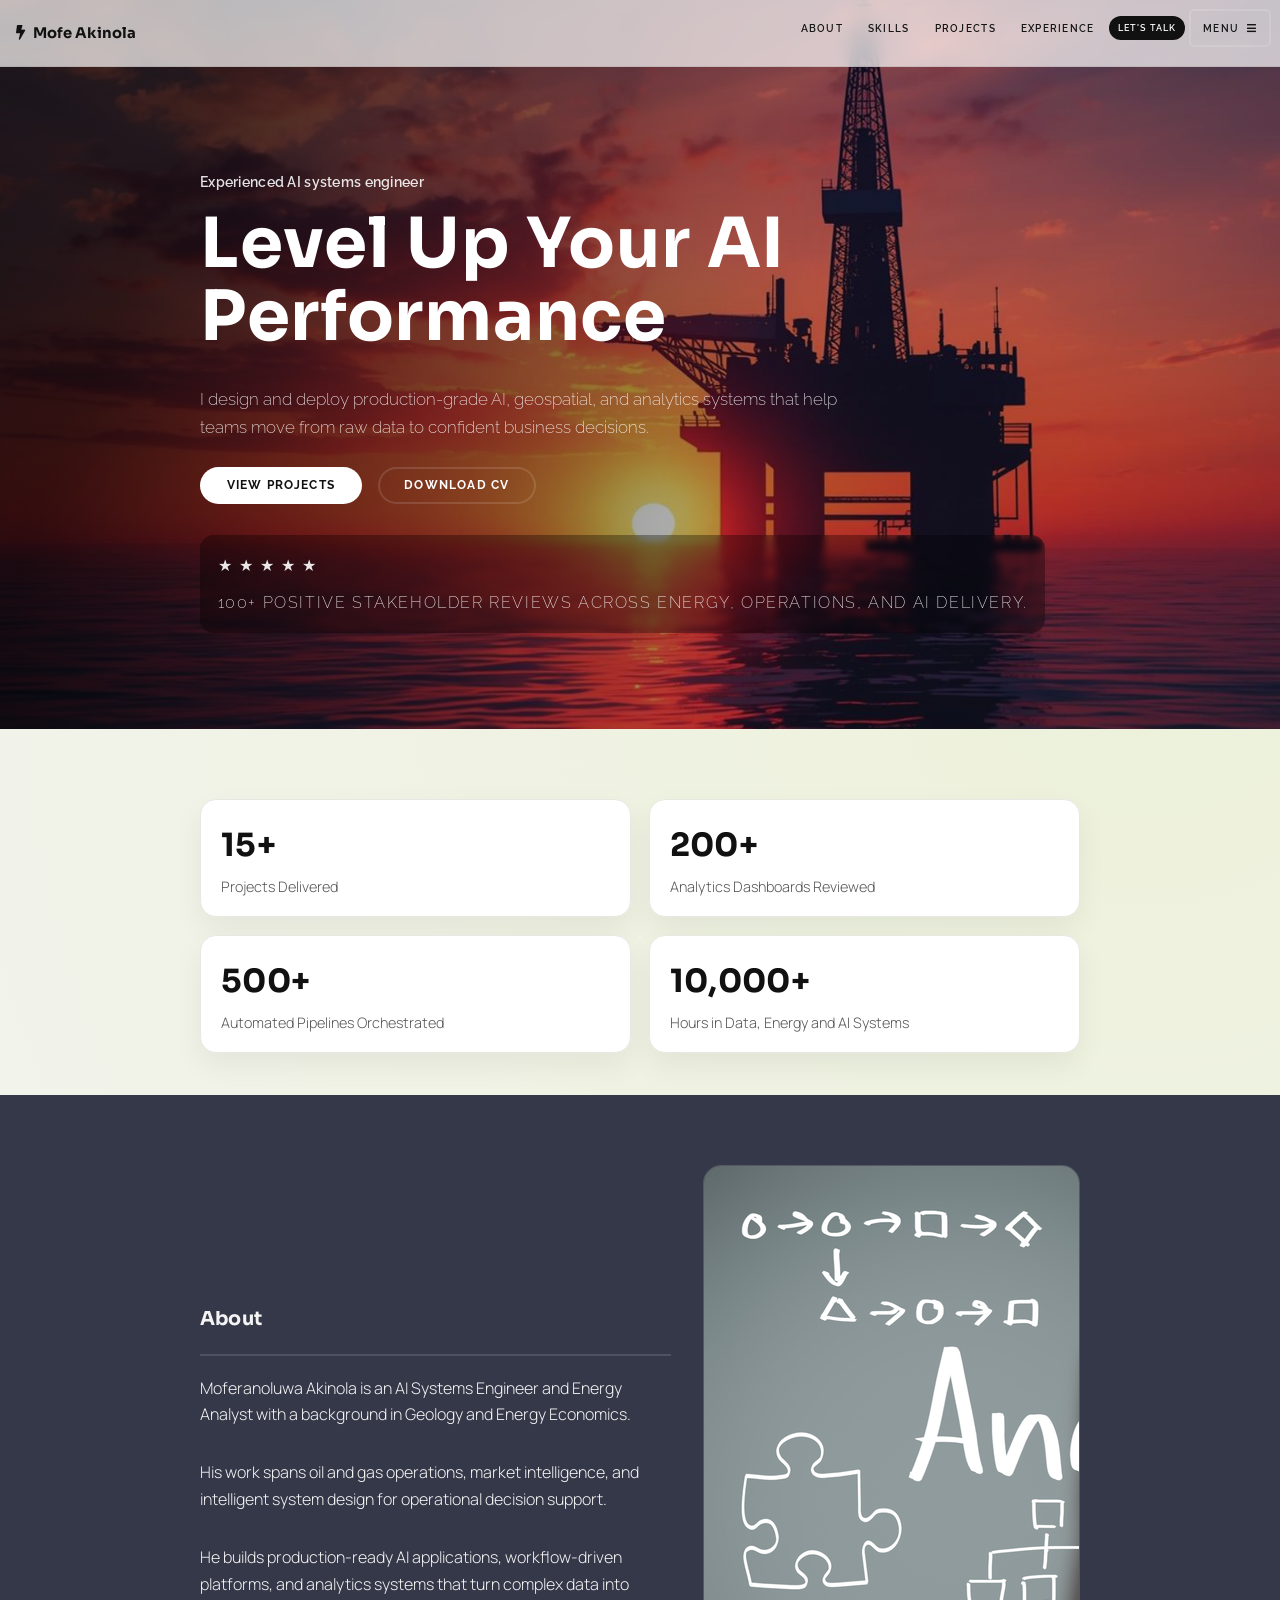
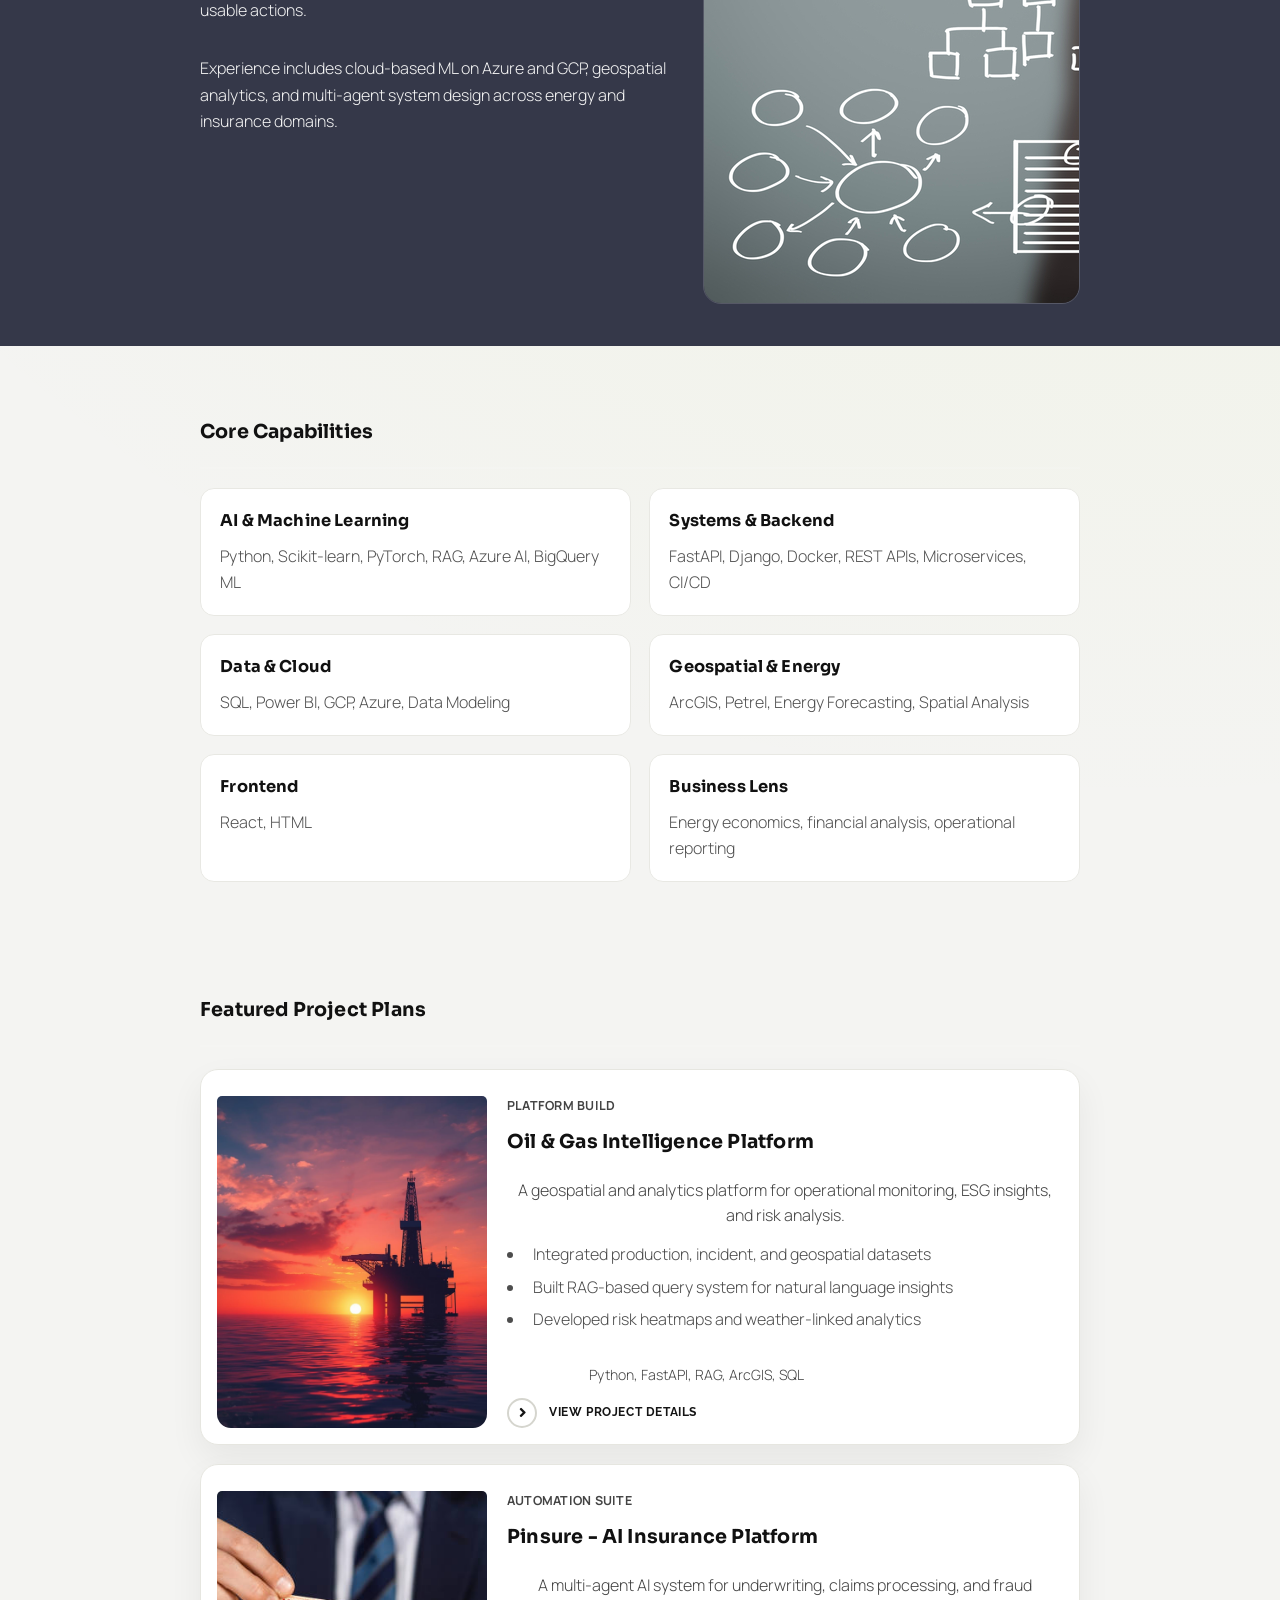
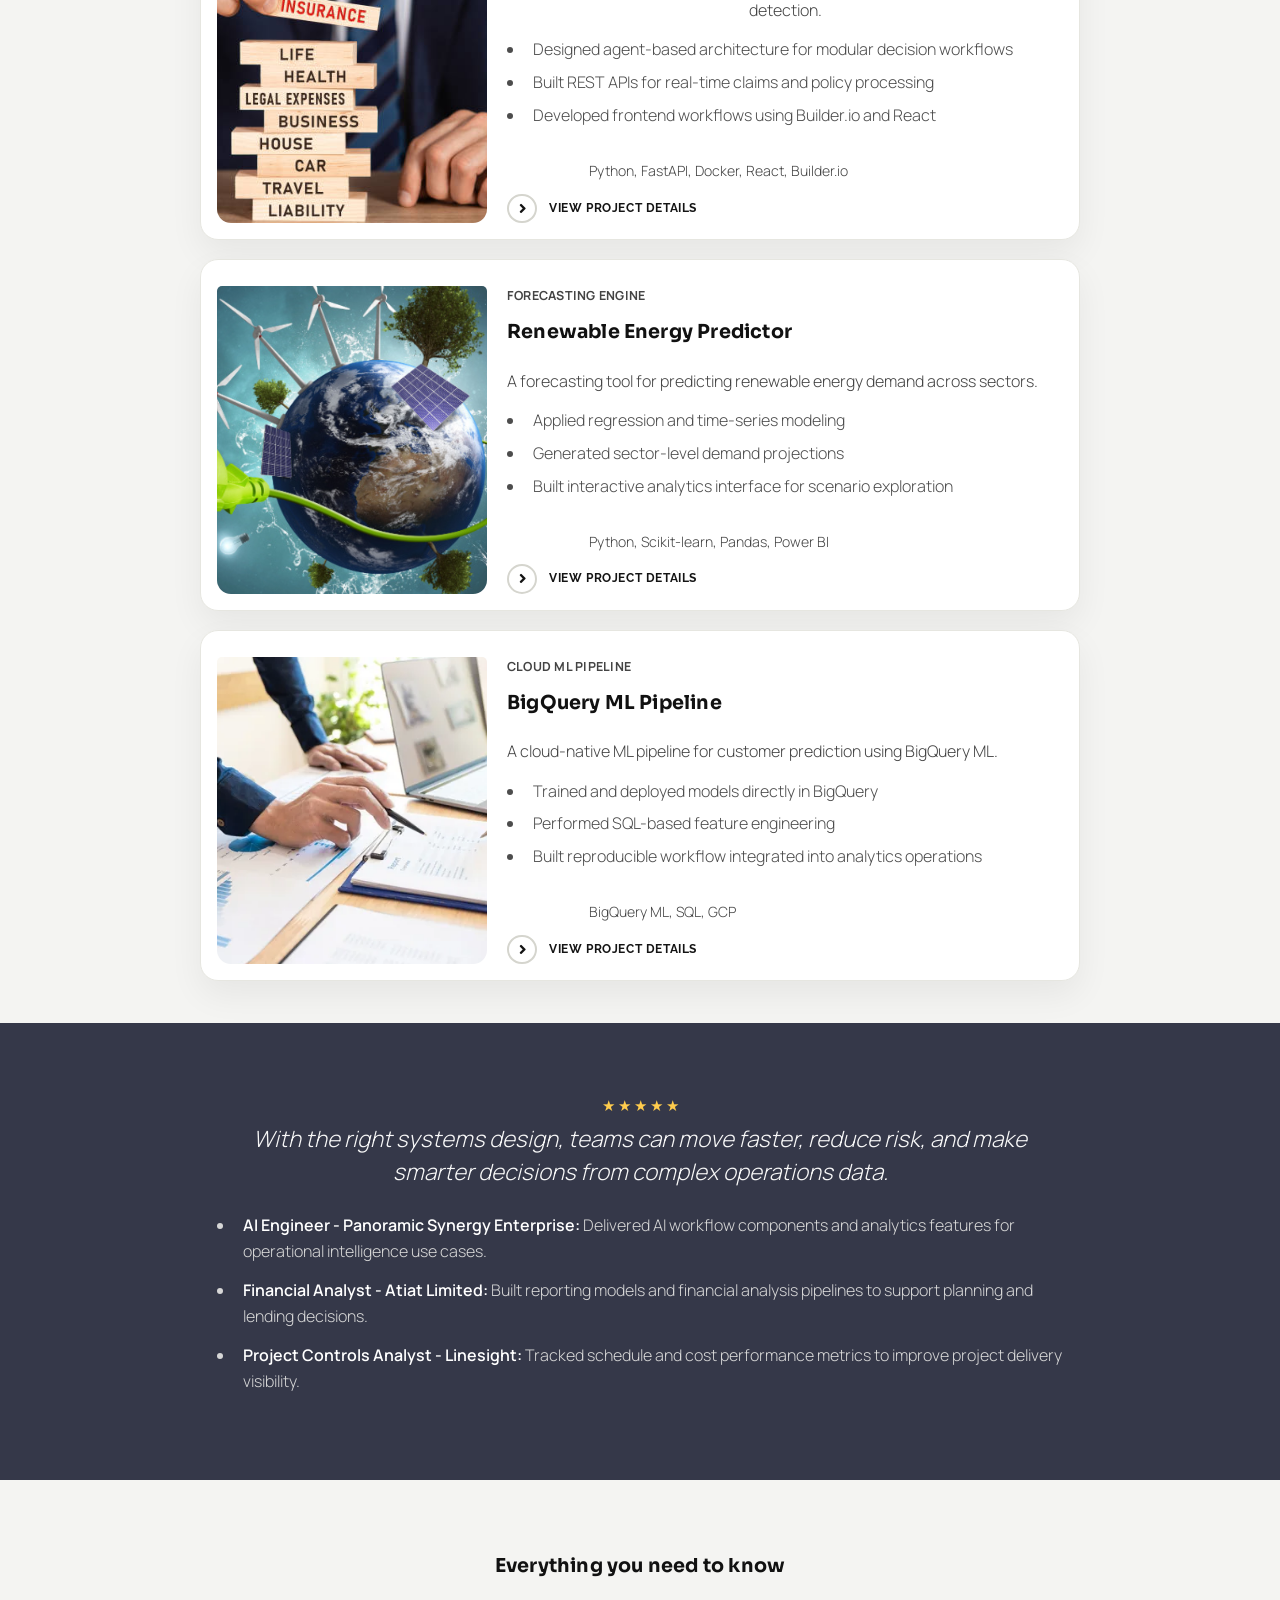
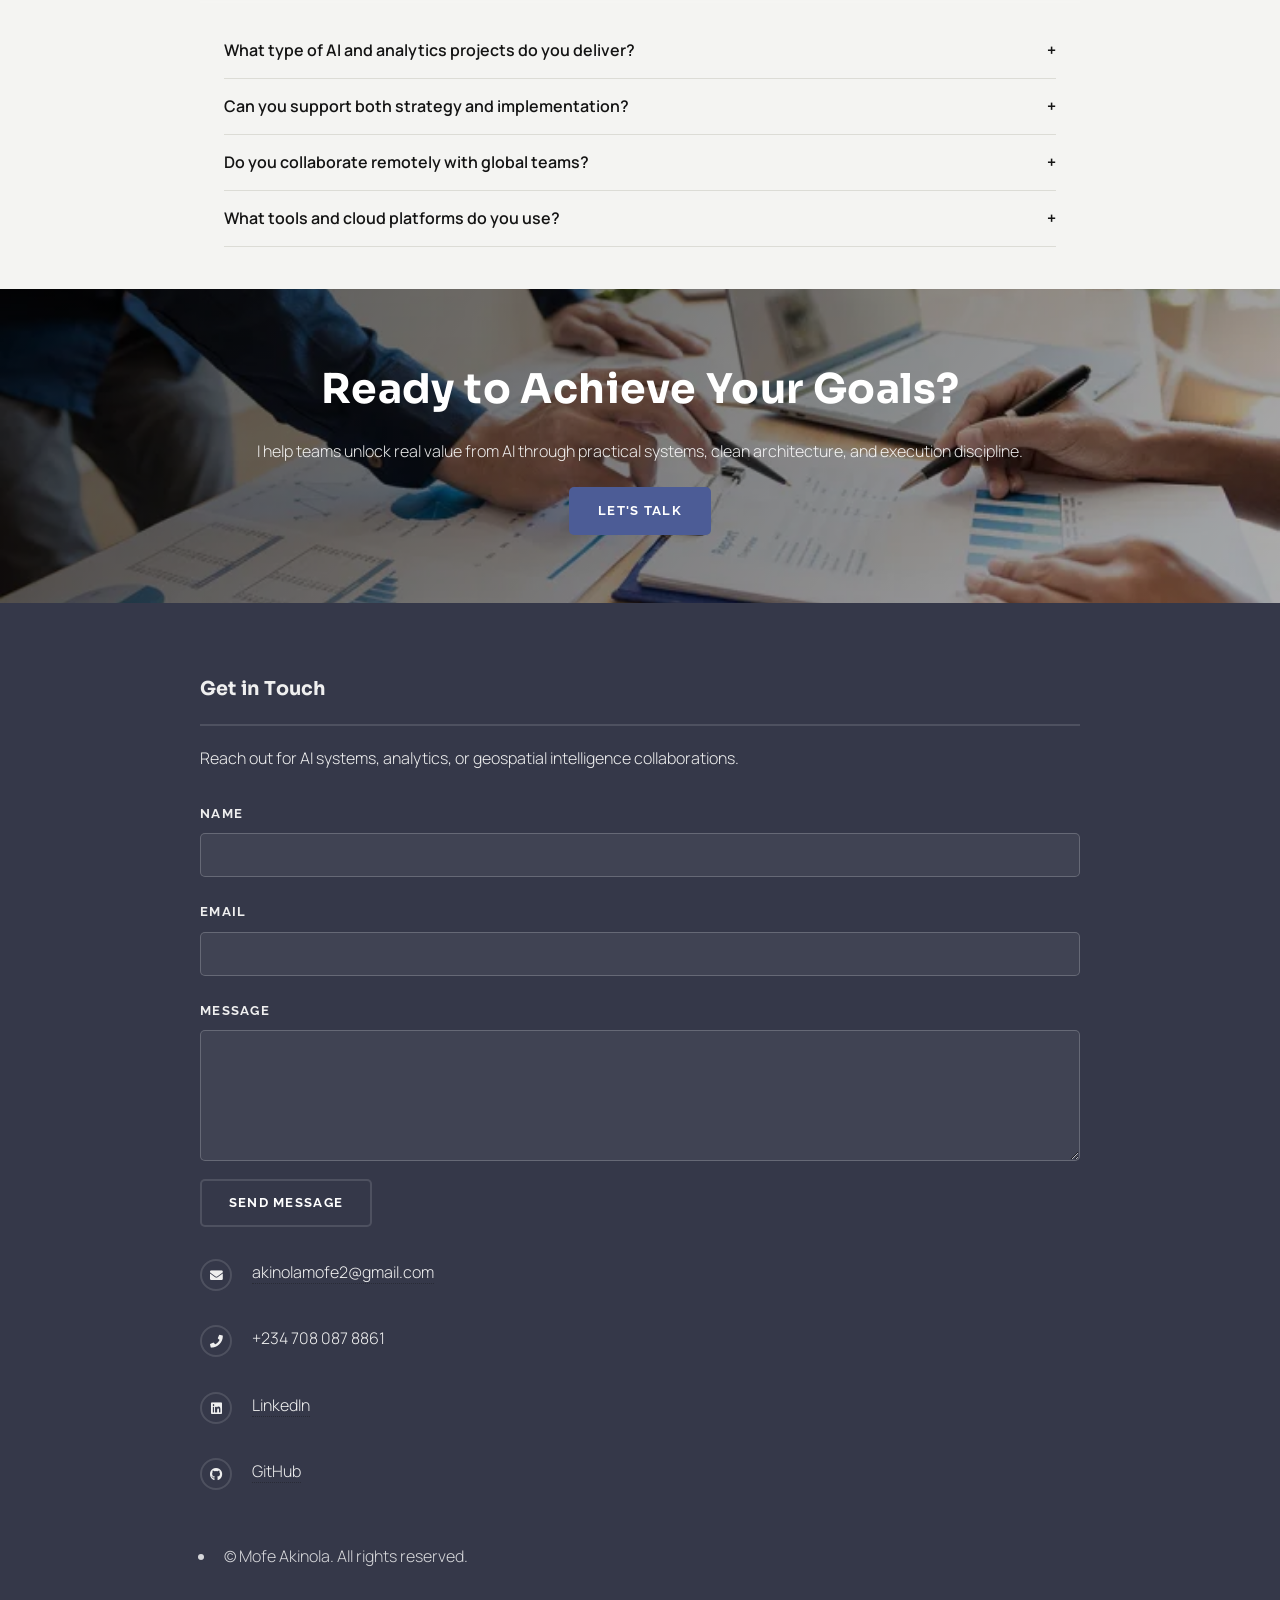
<file: index.html>
<!DOCTYPE HTML>
<html>
<head>
<title>Moferanoluwa Akinola | AI Systems Engineer</title>
<meta charset="utf-8" />
<meta name="viewport" content="width=device-width, initial-scale=1, user-scalable=no" />
<meta name="description" content="AI Systems Engineer portfolio focused on energy analytics, geospatial intelligence, and production-ready AI systems." />
<meta property="og:title" content="Moferanoluwa Akinola | AI Systems Engineer" />
<meta property="og:description" content="Production-oriented systems combining machine learning, geospatial data, and automation for energy and insurance operations." />
<meta property="og:type" content="website" />
<meta property="og:image" content="images/oil and gas.png" />
<link rel="icon" type="image/svg+xml" href="images/favicon.svg" />
<link rel="stylesheet" href="assets/css/main.css" />
<noscript><link rel="stylesheet" href="assets/css/noscript.css" /></noscript>
<link rel="stylesheet" href="https://cdnjs.cloudflare.com/ajax/libs/font-awesome/5.15.4/css/all.min.css" />
</head>
<body class="is-preload">

<div id="page-wrapper">

<header id="header" class="alt">
<h1><a href="index.html"><i class="fas fa-bolt"></i> Mofe Akinola</a></h1>
<nav class="top-nav">
<a href="#about">About</a>
<a href="#skills">Skills</a>
<a href="#projects">Projects</a>
<a href="#experience">Experience</a>
<a href="#contact" class="button small nav-cta">Let's Talk</a>
<a href="#menu" class="menu-toggle">Menu</a>
</nav>
</header>

<nav id="menu">
<div class="inner">
<h2>Menu</h2>
<ul class="links">
<li><a href="index.html">Home</a></li>
<li><a href="#about">About</a></li>
<li><a href="#skills">Skills</a></li>
<li><a href="#projects">Projects</a></li>
<li><a href="#experience">Experience</a></li>
<li><a href="#contact">Contact</a></li>
</ul>
<a href="#" class="close">Close</a>
</div>
</nav>

<section id="banner" class="coach-hero">
<div class="inner">
<p class="eyebrow">Experienced AI systems engineer</p>
<h2>Level Up Your AI Performance</h2>
<p class="hero-lead">I design and deploy production-grade AI, geospatial, and analytics systems that help teams move from raw data to confident business decisions.</p>
<ul class="actions hero-ctas">
<li><a href="#projects" class="button primary">View Projects</a></li>
<li><a href="assets/docs/Moferanoluwa-Akinola-CV.pdf" class="button" download>Download CV</a></li>
</ul>
<div class="hero-proof">
<p class="stars">&#9733; &#9733; &#9733; &#9733; &#9733;</p>
<p>100+ positive stakeholder reviews across energy, operations, and AI delivery.</p>
</div>
</div>
</section>

<section id="metrics" class="wrapper style1">
<div class="inner">
<div class="metrics-grid">
<article class="metric-card">
<h3>15+</h3>
<p>Projects Delivered</p>
</article>
<article class="metric-card">
<h3>200+</h3>
<p>Analytics Dashboards Reviewed</p>
</article>
<article class="metric-card">
<h3>500+</h3>
<p>Automated Pipelines Orchestrated</p>
</article>
<article class="metric-card">
<h3>10,000+</h3>
<p>Hours in Data, Energy and AI Systems</p>
</article>
</div>
</div>
</section>

<section id="about" class="wrapper alt style2 about-panel">
<div class="inner">
<div class="content about-grid">
<div>
<h2 class="major">About</h2>
<p>Moferanoluwa Akinola is an AI Systems Engineer and Energy Analyst with a background in Geology and Energy Economics.</p>
<p>His work spans oil and gas operations, market intelligence, and intelligent system design for operational decision support.</p>
<p>He builds production-ready AI applications, workflow-driven platforms, and analytics systems that turn complex data into usable actions.</p>
<p>Experience includes cloud-based ML on Azure and GCP, geospatial analytics, and multi-agent system design across energy and insurance domains.</p>
</div>
<a href="#" class="image"><img src="images/What-Is-Data-Analysis.jpg" alt="Data analytics visualization" loading="lazy" /></a>
</div>
</div>
</section>

<section id="skills" class="wrapper style1">
<div class="inner">
<h2 class="major">Core Capabilities</h2>
<div class="skills-grid">
<section class="skill-group">
<h3>AI &amp; Machine Learning</h3>
<p>Python, Scikit-learn, PyTorch, RAG, Azure AI, BigQuery ML</p>
</section>
<section class="skill-group">
<h3>Systems &amp; Backend</h3>
<p>FastAPI, Django, Docker, REST APIs, Microservices, CI/CD</p>
</section>
<section class="skill-group">
<h3>Data &amp; Cloud</h3>
<p>SQL, Power BI, GCP, Azure, Data Modeling</p>
</section>
<section class="skill-group">
<h3>Geospatial &amp; Energy</h3>
<p>ArcGIS, Petrel, Energy Forecasting, Spatial Analysis</p>
</section>
<section class="skill-group">
<h3>Frontend</h3>
<p>React, HTML</p>
</section>
<section class="skill-group">
<h3>Business Lens</h3>
<p>Energy economics, financial analysis, operational reporting</p>
</section>
</div>
</div>
</section>

<section id="projects" class="wrapper alt style1 plans-section">
<div class="inner">
<h2 class="major">Featured Project Plans</h2>
<section class="features plans-list">
<article class="plan-card">
<a href="project-oil-gas-intelligence.html" class="image">
<img src="images/oil and gas.png" alt="Oil and Gas Intelligence Platform" class="project-image" loading="lazy">
</a>
<div class="plan-content">
<p class="plan-tier">Platform Build</p>
<h3 class="major"><a href="project-oil-gas-intelligence.html">Oil &amp; Gas Intelligence Platform</a></h3>
<p>A geospatial and analytics platform for operational monitoring, ESG insights, and risk analysis.</p>
<ul class="capability-list">
<li>Integrated production, incident, and geospatial datasets</li>
<li>Built RAG-based query system for natural language insights</li>
<li>Developed risk heatmaps and weather-linked analytics</li>
</ul>
<p class="project-meta"><strong>Tech Stack:</strong> Python, FastAPI, RAG, ArcGIS, SQL</p>
<a href="project-oil-gas-intelligence.html" class="special">View project details</a>
</div>
</article>
<article class="plan-card">
<a href="project-pinsure-ai-platform.html" class="image">
<img src="images/pinsure.jpg" alt="Pinsure AI Insurance Platform" class="project-image" loading="lazy">
</a>
<div class="plan-content">
<p class="plan-tier">Automation Suite</p>
<h3 class="major"><a href="project-pinsure-ai-platform.html">Pinsure - AI Insurance Platform</a></h3>
<p>A multi-agent AI system for underwriting, claims processing, and fraud detection.</p>
<ul class="capability-list">
<li>Designed agent-based architecture for modular decision workflows</li>
<li>Built REST APIs for real-time claims and policy processing</li>
<li>Developed frontend workflows using Builder.io and React</li>
</ul>
<p class="project-meta"><strong>Tech Stack:</strong> Python, FastAPI, Docker, React, Builder.io</p>
<a href="project-pinsure-ai-platform.html" class="special">View project details</a>
</div>
</article>
<article class="plan-card">
<a href="project-renewable-energy-predictor.html" class="image">
<img src="images/Shutterstock_1278873550-1.jpg" alt="Renewable Energy Predictor" class="project-image" loading="lazy">
</a>
<div class="plan-content">
<p class="plan-tier">Forecasting Engine</p>
<h3 class="major"><a href="project-renewable-energy-predictor.html">Renewable Energy Predictor</a></h3>
<p>A forecasting tool for predicting renewable energy demand across sectors.</p>
<ul class="capability-list">
<li>Applied regression and time-series modeling</li>
<li>Generated sector-level demand projections</li>
<li>Built interactive analytics interface for scenario exploration</li>
</ul>
<p class="project-meta"><strong>Tech Stack:</strong> Python, Scikit-learn, Pandas, Power BI</p>
<a href="project-renewable-energy-predictor.html" class="special">View project details</a>
</div>
</article>
<article class="plan-card">
<a href="project-bigquery-ml-pipeline.html" class="image">
<img src="images/Financial Performance.webp" alt="BigQuery ML Pipeline" class="project-image" loading="lazy">
</a>
<div class="plan-content">
<p class="plan-tier">Cloud ML Pipeline</p>
<h3 class="major"><a href="project-bigquery-ml-pipeline.html">BigQuery ML Pipeline</a></h3>
<p>A cloud-native ML pipeline for customer prediction using BigQuery ML.</p>
<ul class="capability-list">
<li>Trained and deployed models directly in BigQuery</li>
<li>Performed SQL-based feature engineering</li>
<li>Built reproducible workflow integrated into analytics operations</li>
</ul>
<p class="project-meta"><strong>Tech Stack:</strong> BigQuery ML, SQL, GCP</p>
<a href="project-bigquery-ml-pipeline.html" class="special">View project details</a>
</div>
</article>
</section>
</div>
</section>

<section id="experience" class="wrapper style2 testimonial-section">
<div class="inner">
<div class="testimonial-quote">
<p class="stars">&#9733; &#9733; &#9733; &#9733; &#9733;</p>
<blockquote>With the right systems design, teams can move faster, reduce risk, and make smarter decisions from complex operations data.</blockquote>
</div>
<ul class="experience-list">
<li><strong>AI Engineer - Panoramic Synergy Enterprise:</strong> Delivered AI workflow components and analytics features for operational intelligence use cases.</li>
<li><strong>Financial Analyst - Atiat Limited:</strong> Built reporting models and financial analysis pipelines to support planning and lending decisions.</li>
<li><strong>Project Controls Analyst - Linesight:</strong> Tracked schedule and cost performance metrics to improve project delivery visibility.</li>
</ul>
</div>
</section>

<section id="faq" class="wrapper style1 faq-section">
<div class="inner">
<h2 class="major">Everything you need to know</h2>
<div class="faq-list">
<details>
<summary>What type of AI and analytics projects do you deliver?</summary>
<p>I build operational AI systems, forecasting tools, geospatial intelligence solutions, and cloud-native data workflows for measurable business impact.</p>
</details>
<details>
<summary>Can you support both strategy and implementation?</summary>
<p>Yes. I support discovery, architecture, model development, deployment, and performance optimization in production.</p>
</details>
<details>
<summary>Do you collaborate remotely with global teams?</summary>
<p>Yes. I work remotely and asynchronously with distributed teams while keeping clear documentation and delivery milestones.</p>
</details>
<details>
<summary>What tools and cloud platforms do you use?</summary>
<p>Primary stack includes Python, FastAPI, SQL, Docker, Azure, GCP, ArcGIS, and BI tooling such as Power BI.</p>
</details>
</div>
</div>
</section>

<section id="cta" class="cta-banner">
<div class="inner">
<h2>Ready to Achieve Your Goals?</h2>
<p>I help teams unlock real value from AI through practical systems, clean architecture, and execution discipline.</p>
<a href="#contact" class="button primary">Let's Talk</a>
</div>
</section>

<section id="contact" class="wrapper alt style2 contact-panel">
<div class="inner">
<h2 class="major">Get in Touch</h2>
<p>Reach out for AI systems, analytics, or geospatial intelligence collaborations.</p>
<form method="post" action="#">
<div class="fields">
<div class="field">
<label for="name">Name</label>
<input type="text" name="name" id="name" />
</div>
<div class="field">
<label for="email">Email</label>
<input type="email" name="email" id="email" />
</div>
<div class="field">
<label for="message">Message</label>
<textarea name="message" id="message" rows="4"></textarea>
</div>
</div>
<ul class="actions">
<li><input type="submit" value="Send Message" /></li>
</ul>
</form>
<ul class="contact">
<li class="icon solid fa-envelope"><a href="mailto:akinolamofe2@gmail.com">akinolamofe2@gmail.com</a></li>
<li class="icon solid fa-phone">+234 708 087 8861</li>
<li class="icon brands fa-linkedin"><a href="https://www.linkedin.com/in/mofe-akinola-6a8934160">LinkedIn</a></li>
<li class="icon brands fa-github"><a href="https://github.com/Mofeeakin">GitHub</a></li>
</ul>
<ul class="copyright">
<li>&copy; Mofe Akinola. All rights reserved.</li>
</ul>
</div>
</section>

</div>

<script src="assets/js/jquery.min.js"></script>
<script src="assets/js/jquery.scrollex.min.js"></script>
<script src="assets/js/browser.min.js"></script>
<script src="assets/js/breakpoints.min.js"></script>
<script src="assets/js/util.js"></script>
<script src="assets/js/main.js"></script>

</body>
</html>
</file>
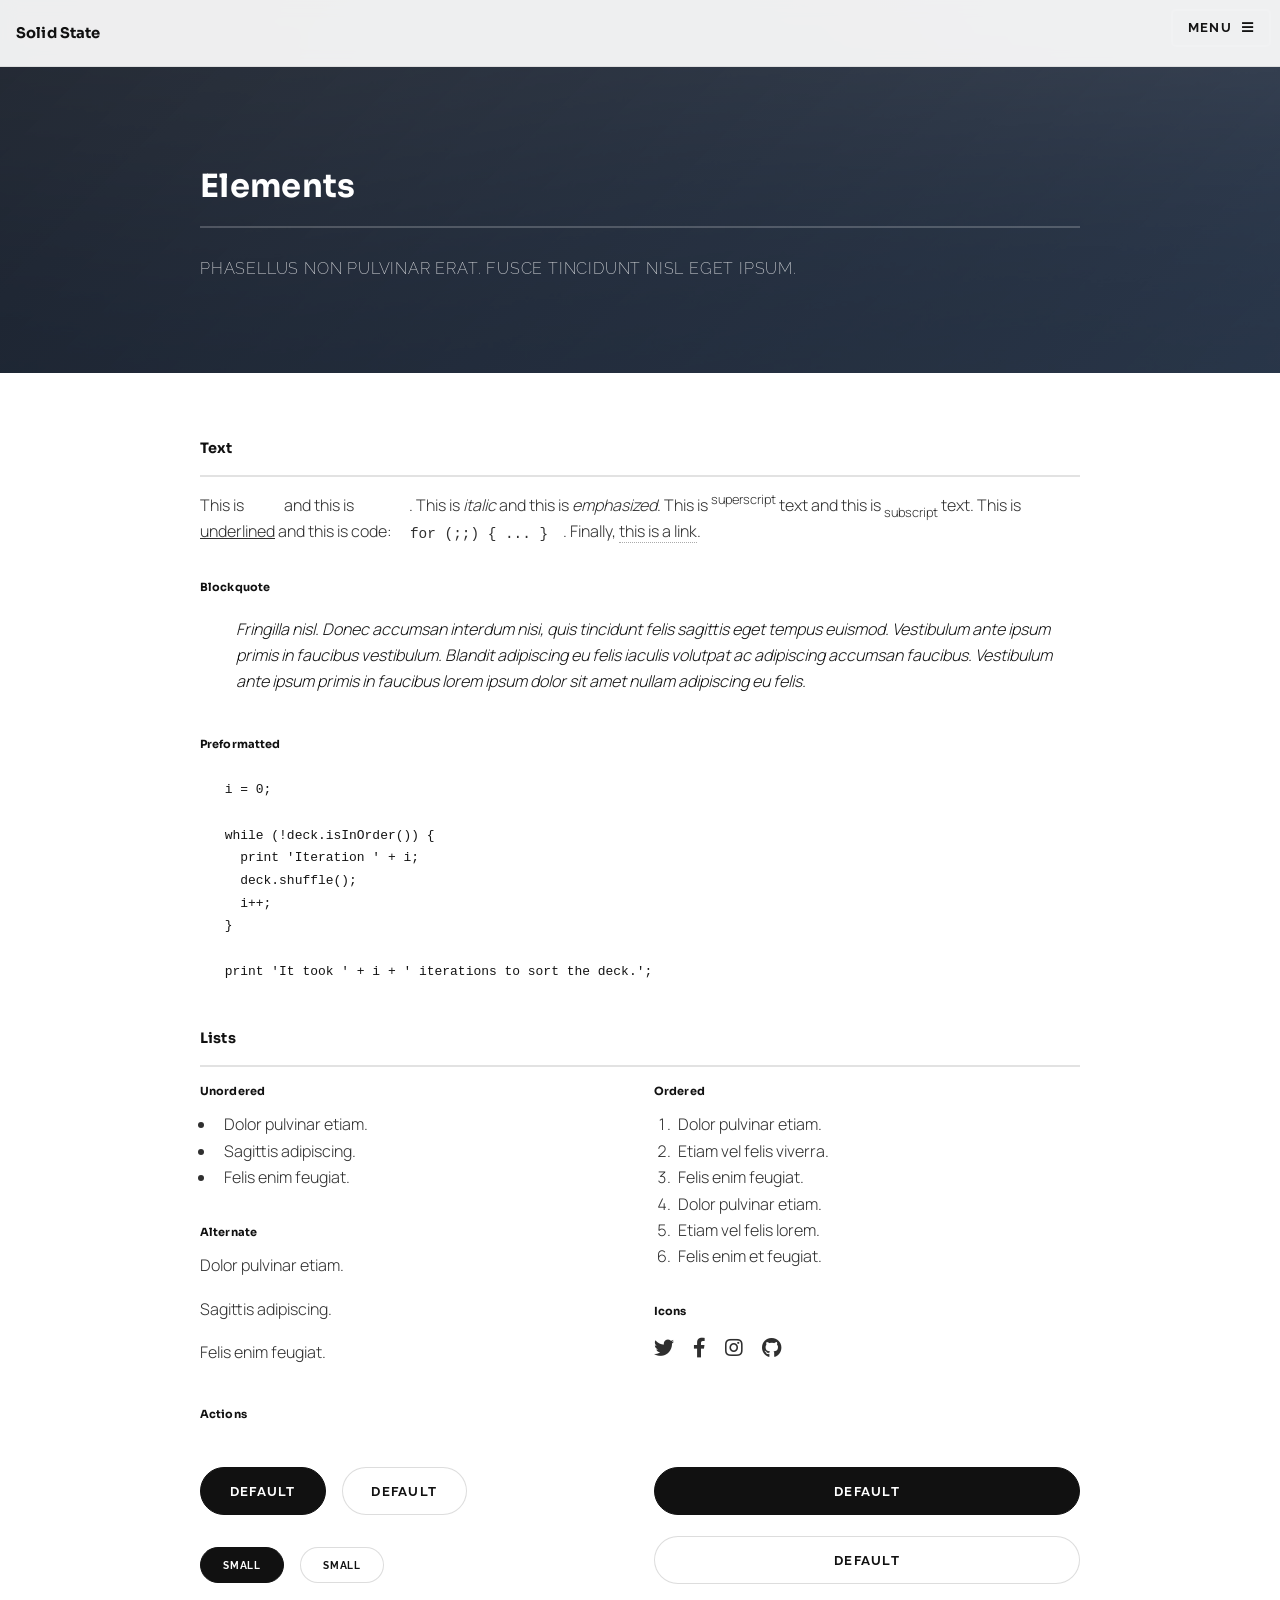
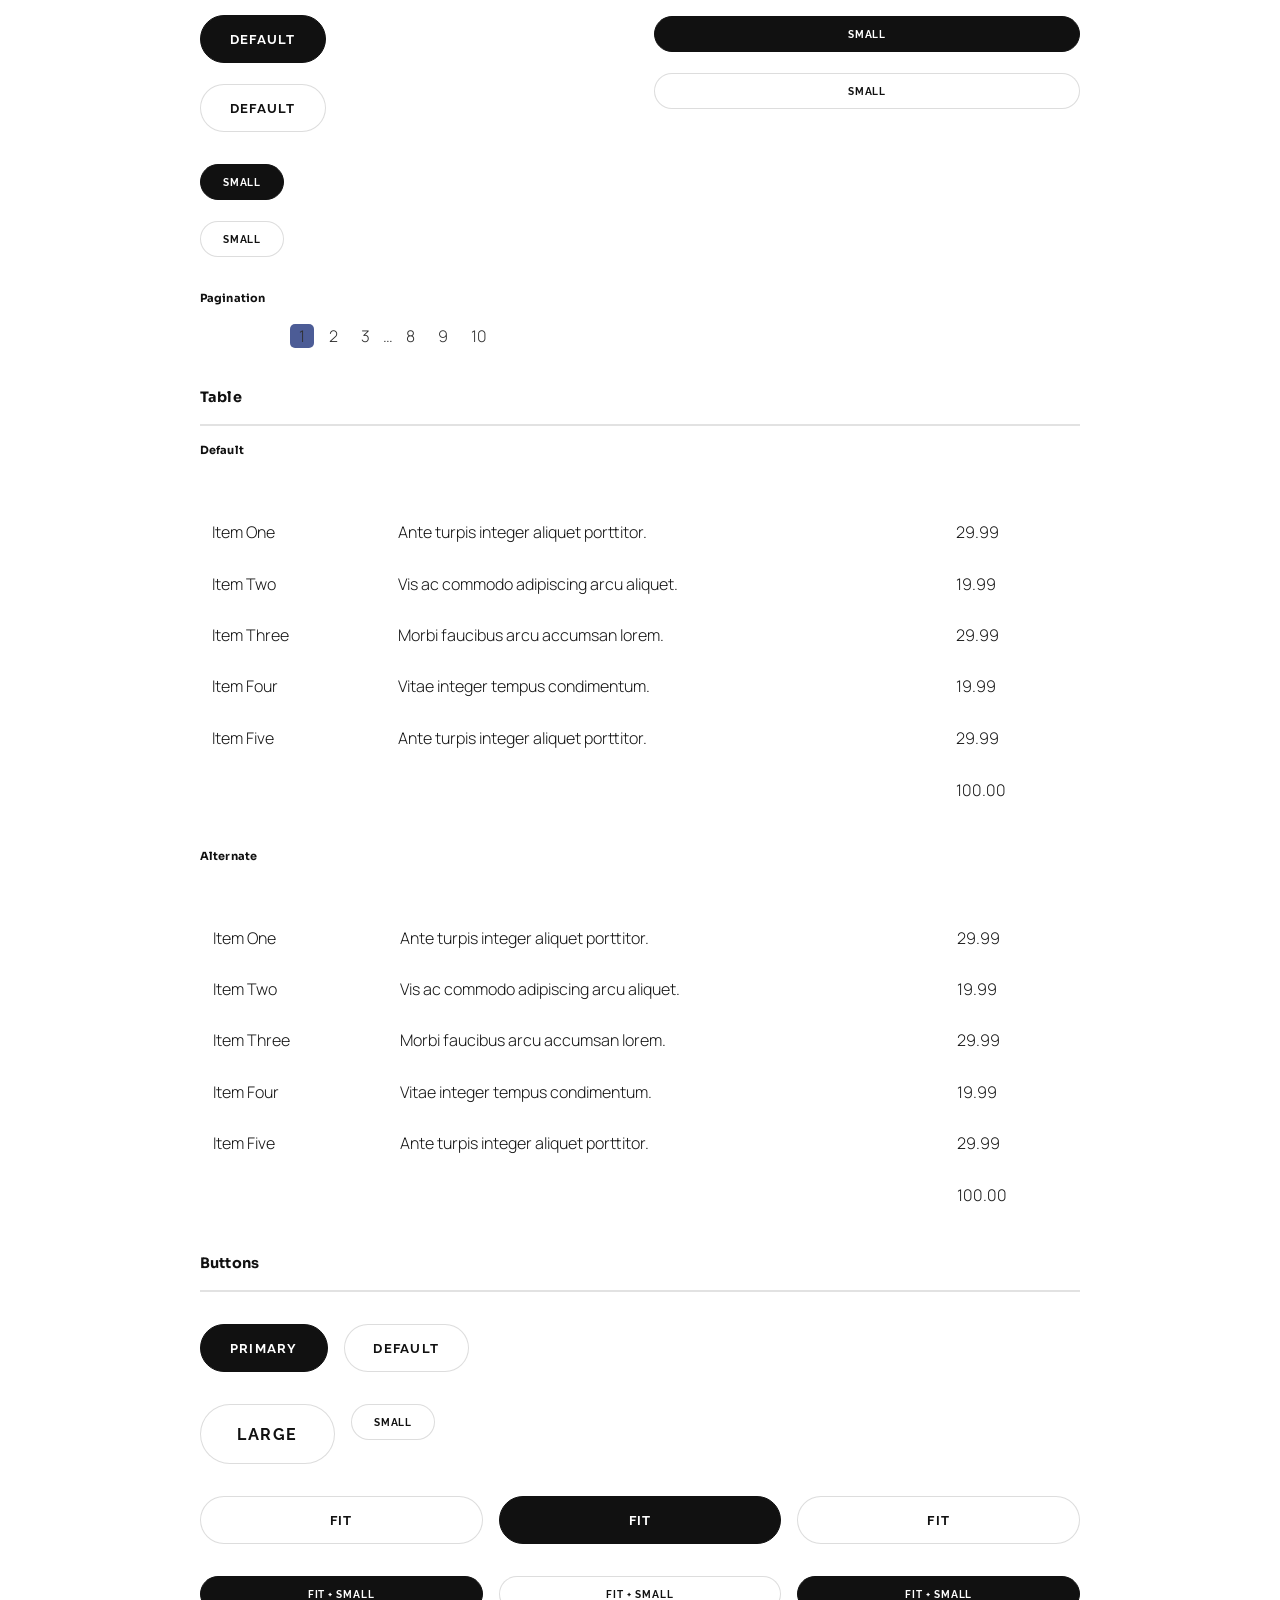
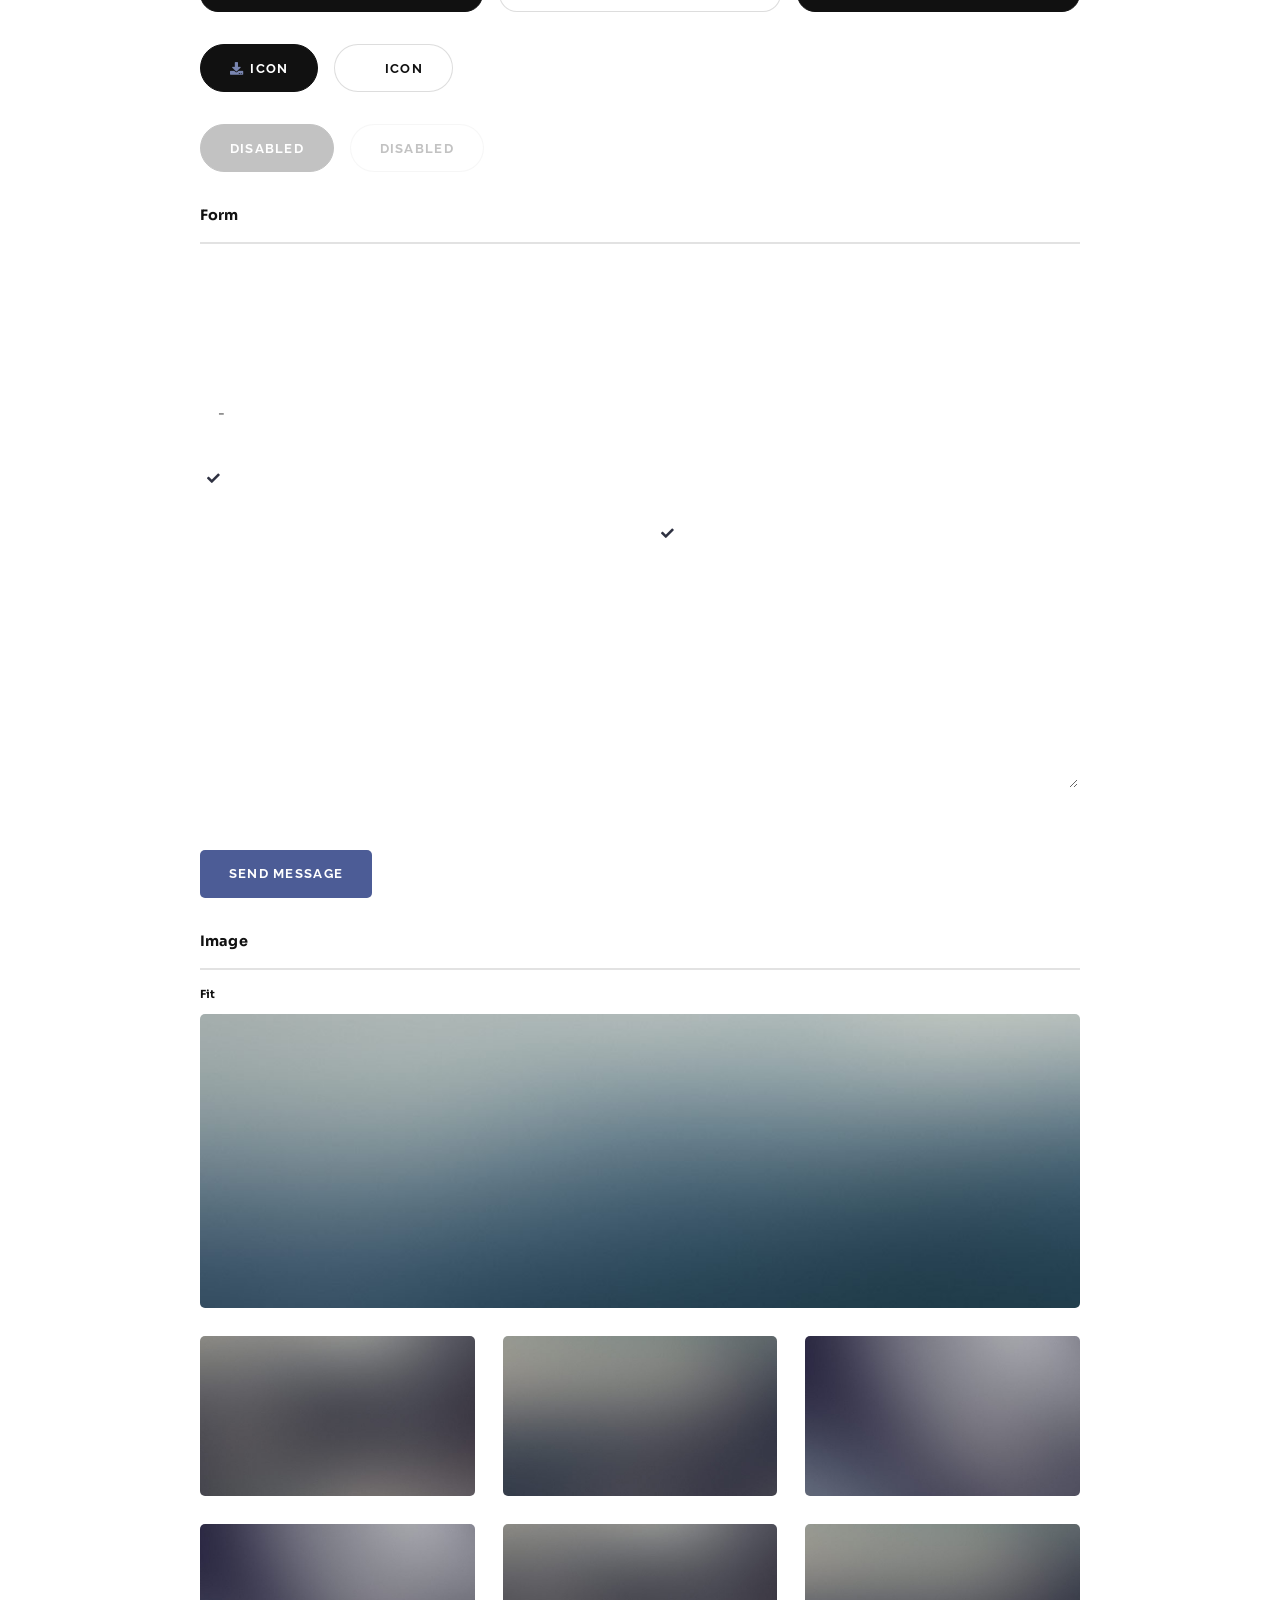
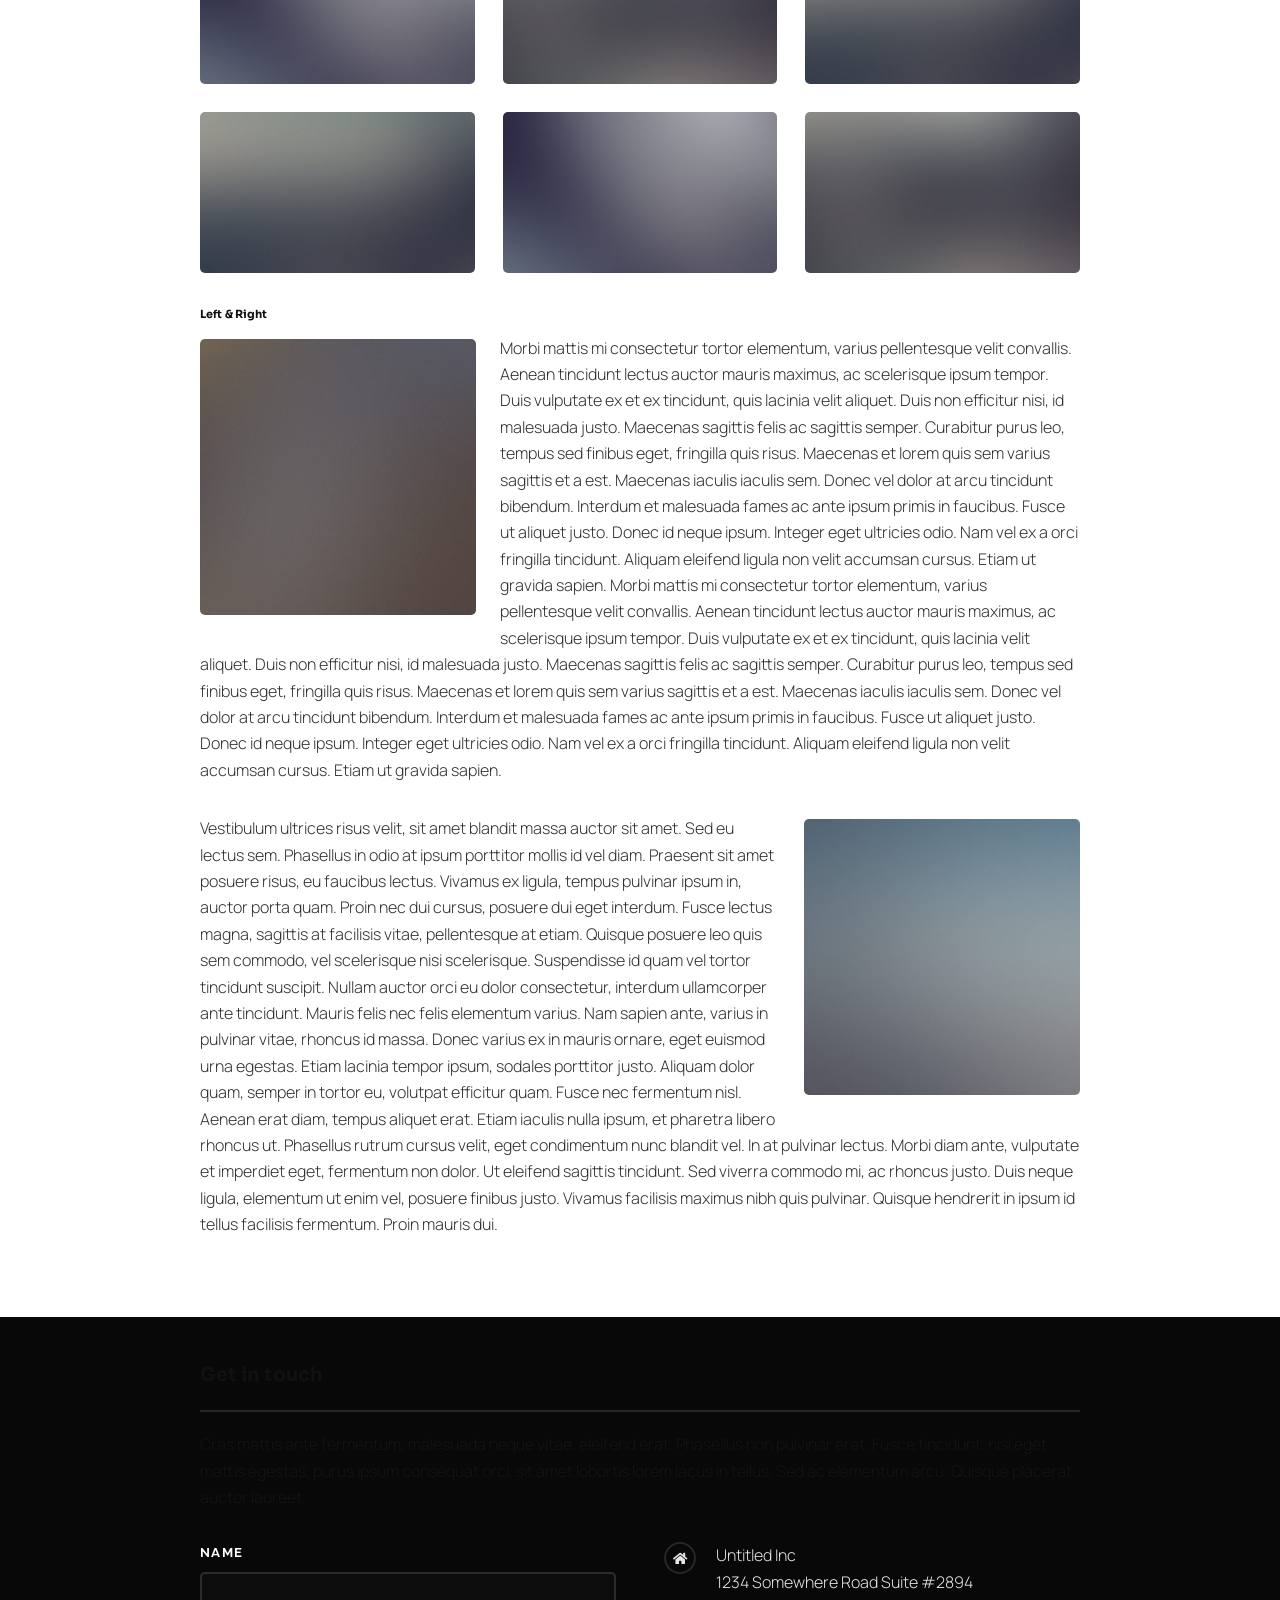
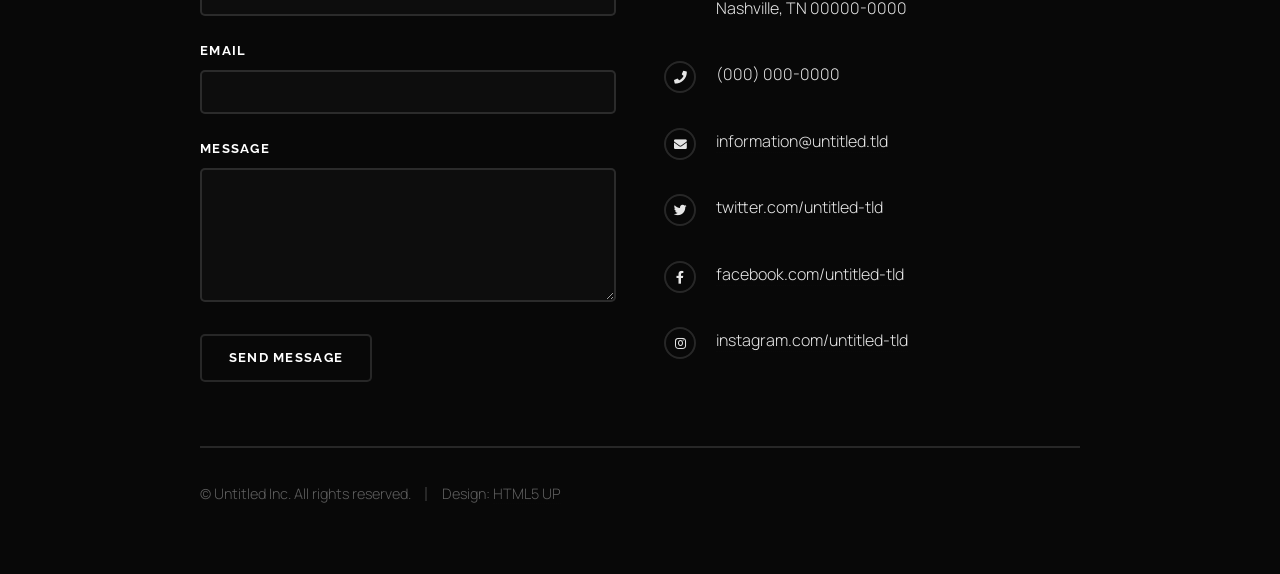
<file: elements.html>
<!DOCTYPE HTML>
<!--
	Solid State by HTML5 UP
	html5up.net | @ajlkn
	Free for personal and commercial use under the CCA 3.0 license (html5up.net/license)
-->
<html>
	<head>
		<title>Elements - Solid State by HTML5 UP</title>
		<meta charset="utf-8" />
		<meta name="viewport" content="width=device-width, initial-scale=1, user-scalable=no" />
		<link rel="stylesheet" href="assets/css/main.css" />
		<noscript><link rel="stylesheet" href="assets/css/noscript.css" /></noscript>
	</head>
	<body class="is-preload">

		<!-- Page Wrapper -->
			<div id="page-wrapper">

				<!-- Header -->
					<header id="header">
						<h1><a href="index.html">Solid State</a></h1>
						<nav>
							<a href="#menu">Menu</a>
						</nav>
					</header>

				<!-- Menu -->
					<nav id="menu">
						<div class="inner">
							<h2>Menu</h2>
							<ul class="links">
								<li><a href="index.html">Home</a></li>
								<li><a href="generic.html">Generic</a></li>
								<li><a href="elements.html">Elements</a></li>
								<li><a href="#">Log In</a></li>
								<li><a href="#">Sign Up</a></li>
							</ul>
							<a href="#" class="close">Close</a>
						</div>
					</nav>

				<!-- Wrapper -->
					<section id="wrapper">
						<header>
							<div class="inner">
								<h2>Elements</h2>
								<p>Phasellus non pulvinar erat. Fusce tincidunt nisl eget ipsum.</p>
							</div>
						</header>

						<!-- Content -->
							<div class="wrapper">
								<div class="inner">

									<section>
										<h3 class="major">Text</h3>
										<p>This is <b>bold</b> and this is <strong>strong</strong>. This is <i>italic</i> and this is <em>emphasized</em>.
										This is <sup>superscript</sup> text and this is <sub>subscript</sub> text.
										This is <u>underlined</u> and this is code: <code>for (;;) { ... }</code>. Finally, <a href="#">this is a link</a>.</p>
										<h4>Blockquote</h4>
										<blockquote>Fringilla nisl. Donec accumsan interdum nisi, quis tincidunt felis sagittis eget tempus euismod. Vestibulum ante ipsum primis in faucibus vestibulum. Blandit adipiscing eu felis iaculis volutpat ac adipiscing accumsan faucibus. Vestibulum ante ipsum primis in faucibus lorem ipsum dolor sit amet nullam adipiscing eu felis.</blockquote>
										<h4>Preformatted</h4>
										<pre><code>i = 0;

while (!deck.isInOrder()) {
  print 'Iteration ' + i;
  deck.shuffle();
  i++;
}

print 'It took ' + i + ' iterations to sort the deck.';</code></pre>
									</section>

									<section>
										<h3 class="major">Lists</h3>
										<div class="row">
											<div class="col-6 col-12-medium">
												<h4>Unordered</h4>
												<ul>
													<li>Dolor pulvinar etiam.</li>
													<li>Sagittis adipiscing.</li>
													<li>Felis enim feugiat.</li>
												</ul>
												<h4>Alternate</h4>
												<ul class="alt">
													<li>Dolor pulvinar etiam.</li>
													<li>Sagittis adipiscing.</li>
													<li>Felis enim feugiat.</li>
												</ul>
											</div>
											<div class="col-6 col-12-medium">
												<h4>Ordered</h4>
												<ol>
													<li>Dolor pulvinar etiam.</li>
													<li>Etiam vel felis viverra.</li>
													<li>Felis enim feugiat.</li>
													<li>Dolor pulvinar etiam.</li>
													<li>Etiam vel felis lorem.</li>
													<li>Felis enim et feugiat.</li>
												</ol>
												<h4>Icons</h4>
												<ul class="icons">
													<li><a href="#" class="icon brands fa-twitter"><span class="label">Twitter</span></a></li>
													<li><a href="#" class="icon brands fa-facebook-f"><span class="label">Facebook</span></a></li>
													<li><a href="#" class="icon brands fa-instagram"><span class="label">Instagram</span></a></li>
													<li><a href="#" class="icon brands fa-github"><span class="label">Github</span></a></li>
												</ul>
											</div>
										</div>
										<h4>Actions</h4>
										<div class="row">
											<div class="col-6 col-12-medium">
												<ul class="actions">
													<li><a href="#" class="button primary">Default</a></li>
													<li><a href="#" class="button">Default</a></li>
												</ul>
												<ul class="actions small">
													<li><a href="#" class="button primary small">Small</a></li>
													<li><a href="#" class="button small">Small</a></li>
												</ul>
												<ul class="actions stacked">
													<li><a href="#" class="button primary">Default</a></li>
													<li><a href="#" class="button">Default</a></li>
												</ul>
												<ul class="actions stacked small">
													<li><a href="#" class="button primary small">Small</a></li>
													<li><a href="#" class="button small">Small</a></li>
												</ul>
											</div>
											<div class="col-6 col-12-medium">
												<ul class="actions stacked">
													<li><a href="#" class="button primary fit">Default</a></li>
													<li><a href="#" class="button fit">Default</a></li>
												</ul>
												<ul class="actions stacked small">
													<li><a href="#" class="button primary small fit">Small</a></li>
													<li><a href="#" class="button small fit">Small</a></li>
												</ul>
											</div>
										</div>
										<h4>Pagination</h4>
										<ul class="pagination">
											<li><span class="button small disabled">Prev</span></li>
											<li><a href="#" class="page active">1</a></li>
											<li><a href="#" class="page">2</a></li>
											<li><a href="#" class="page">3</a></li>
											<li><span>&hellip;</span></li>
											<li><a href="#" class="page">8</a></li>
											<li><a href="#" class="page">9</a></li>
											<li><a href="#" class="page">10</a></li>
											<li><a href="#" class="button small">Next</a></li>
										</ul>
									</section>

									<section>
										<h3 class="major">Table</h3>
										<h4>Default</h4>
										<div class="table-wrapper">
											<table>
												<thead>
													<tr>
														<th>Name</th>
														<th>Description</th>
														<th>Price</th>
													</tr>
												</thead>
												<tbody>
													<tr>
														<td>Item One</td>
														<td>Ante turpis integer aliquet porttitor.</td>
														<td>29.99</td>
													</tr>
													<tr>
														<td>Item Two</td>
														<td>Vis ac commodo adipiscing arcu aliquet.</td>
														<td>19.99</td>
													</tr>
													<tr>
														<td>Item Three</td>
														<td> Morbi faucibus arcu accumsan lorem.</td>
														<td>29.99</td>
													</tr>
													<tr>
														<td>Item Four</td>
														<td>Vitae integer tempus condimentum.</td>
														<td>19.99</td>
													</tr>
													<tr>
														<td>Item Five</td>
														<td>Ante turpis integer aliquet porttitor.</td>
														<td>29.99</td>
													</tr>
												</tbody>
												<tfoot>
													<tr>
														<td colspan="2"></td>
														<td>100.00</td>
													</tr>
												</tfoot>
											</table>
										</div>

										<h4>Alternate</h4>
										<div class="table-wrapper">
											<table class="alt">
												<thead>
													<tr>
														<th>Name</th>
														<th>Description</th>
														<th>Price</th>
													</tr>
												</thead>
												<tbody>
													<tr>
														<td>Item One</td>
														<td>Ante turpis integer aliquet porttitor.</td>
														<td>29.99</td>
													</tr>
													<tr>
														<td>Item Two</td>
														<td>Vis ac commodo adipiscing arcu aliquet.</td>
														<td>19.99</td>
													</tr>
													<tr>
														<td>Item Three</td>
														<td> Morbi faucibus arcu accumsan lorem.</td>
														<td>29.99</td>
													</tr>
													<tr>
														<td>Item Four</td>
														<td>Vitae integer tempus condimentum.</td>
														<td>19.99</td>
													</tr>
													<tr>
														<td>Item Five</td>
														<td>Ante turpis integer aliquet porttitor.</td>
														<td>29.99</td>
													</tr>
												</tbody>
												<tfoot>
													<tr>
														<td colspan="2"></td>
														<td>100.00</td>
													</tr>
												</tfoot>
											</table>
										</div>
									</section>

									<section>
										<h3 class="major">Buttons</h3>
										<ul class="actions">
											<li><a href="#" class="button primary">Primary</a></li>
											<li><a href="#" class="button">Default</a></li>
										</ul>
										<ul class="actions">
											<li><a href="#" class="button large">Large</a></li>
											<li><a href="#" class="button small">Small</a></li>
										</ul>
										<ul class="actions fit">
											<li><a href="#" class="button fit">Fit</a></li>
											<li><a href="#" class="button primary fit">Fit</a></li>
											<li><a href="#" class="button fit">Fit</a></li>
										</ul>
										<ul class="actions fit small">
											<li><a href="#" class="button primary fit small">Fit + Small</a></li>
											<li><a href="#" class="button fit small">Fit + Small</a></li>
											<li><a href="#" class="button primary fit small">Fit + Small</a></li>
										</ul>
										<ul class="actions">
											<li><a href="#" class="button primary icon solid fa-download">Icon</a></li>
											<li><a href="#" class="button icon solid fa-download">Icon</a></li>
										</ul>
										<ul class="actions">
											<li><span class="button primary disabled">Disabled</span></li>
											<li><span class="button disabled">Disabled</span></li>
										</ul>
									</section>

									<section>
										<h3 class="major">Form</h3>
										<form method="post" action="#">
											<div class="row gtr-uniform">
												<div class="col-6 col-12-xsmall">
													<label for="demo-name">Name</label>
													<input type="text" name="demo-name" id="demo-name" value="" />
												</div>
												<div class="col-6 col-12-xsmall">
													<label for="demo-email">Email</label>
													<input type="email" name="demo-email" id="demo-email" value="" />
												</div>
												<div class="col-12">
													<label for="demo-category">Category</label>
													<select name="demo-category" id="demo-category">
														<option value="">-</option>
														<option value="1">Manufacturing</option>
														<option value="1">Shipping</option>
														<option value="1">Administration</option>
														<option value="1">Human Resources</option>
													</select>
												</div>
												<div class="col-4 col-12-small">
													<input type="radio" id="demo-priority-low" name="demo-priority" checked>
													<label for="demo-priority-low">Low Priority</label>
												</div>
												<div class="col-4 col-12-small">
													<input type="radio" id="demo-priority-normal" name="demo-priority">
													<label for="demo-priority-normal">Normal Priority</label>
												</div>
												<div class="col-4 col-12-small">
													<input type="radio" id="demo-priority-high" name="demo-priority">
													<label for="demo-priority-high">High Priority</label>
												</div>
												<div class="col-6 col-12-small">
													<input type="checkbox" id="demo-copy" name="demo-copy">
													<label for="demo-copy">Email me a copy</label>
												</div>
												<div class="col-6 col-12-small">
													<input type="checkbox" id="demo-human" name="demo-human" checked>
													<label for="demo-human">Not a robot</label>
												</div>
												<div class="col-12">
													<label for="demo-message">Message</label>
													<textarea name="demo-message" id="demo-message" rows="6"></textarea>
												</div>
												<div class="col-12">
													<ul class="actions">
														<li><input type="submit" value="Send Message" class="primary" /></li>
														<li><input type="reset" value="Reset" /></li>
													</ul>
												</div>
											</div>
										</form>
									</section>

									<section>
										<h3 class="major">Image</h3>
										<h4>Fit</h4>
										<div class="box alt">
											<div class="row gtr-uniform">
												<div class="col-12"><span class="image fit"><img src="images/pic08.jpg" alt="" /></span></div>
												<div class="col-4"><span class="image fit"><img src="images/pic05.jpg" alt="" /></span></div>
												<div class="col-4"><span class="image fit"><img src="images/pic06.jpg" alt="" /></span></div>
												<div class="col-4"><span class="image fit"><img src="images/pic07.jpg" alt="" /></span></div>
												<div class="col-4"><span class="image fit"><img src="images/pic07.jpg" alt="" /></span></div>
												<div class="col-4"><span class="image fit"><img src="images/pic05.jpg" alt="" /></span></div>
												<div class="col-4"><span class="image fit"><img src="images/pic06.jpg" alt="" /></span></div>
												<div class="col-4"><span class="image fit"><img src="images/pic06.jpg" alt="" /></span></div>
												<div class="col-4"><span class="image fit"><img src="images/pic07.jpg" alt="" /></span></div>
												<div class="col-4"><span class="image fit"><img src="images/pic05.jpg" alt="" /></span></div>
											</div>
										</div>
										<h4>Left &amp; Right</h4>
										<p><span class="image left"><img src="images/pic01.jpg" alt="" /></span>Morbi mattis mi consectetur tortor elementum, varius pellentesque velit convallis. Aenean tincidunt lectus auctor mauris maximus, ac scelerisque ipsum tempor. Duis vulputate ex et ex tincidunt, quis lacinia velit aliquet. Duis non efficitur nisi, id malesuada justo. Maecenas sagittis felis ac sagittis semper. Curabitur purus leo, tempus sed finibus eget, fringilla quis risus. Maecenas et lorem quis sem varius sagittis et a est. Maecenas iaculis iaculis sem. Donec vel dolor at arcu tincidunt bibendum. Interdum et malesuada fames ac ante ipsum primis in faucibus. Fusce ut aliquet justo. Donec id neque ipsum. Integer eget ultricies odio. Nam vel ex a orci fringilla tincidunt. Aliquam eleifend ligula non velit accumsan cursus. Etiam ut gravida sapien. Morbi mattis mi consectetur tortor elementum, varius pellentesque velit convallis. Aenean tincidunt lectus auctor mauris maximus, ac scelerisque ipsum tempor. Duis vulputate ex et ex tincidunt, quis lacinia velit aliquet. Duis non efficitur nisi, id malesuada justo. Maecenas sagittis felis ac sagittis semper. Curabitur purus leo, tempus sed finibus eget, fringilla quis risus. Maecenas et lorem quis sem varius sagittis et a est. Maecenas iaculis iaculis sem. Donec vel dolor at arcu tincidunt bibendum. Interdum et malesuada fames ac ante ipsum primis in faucibus. Fusce ut aliquet justo. Donec id neque ipsum. Integer eget ultricies odio. Nam vel ex a orci fringilla tincidunt. Aliquam eleifend ligula non velit accumsan cursus. Etiam ut gravida sapien.</p>
										<p><span class="image right"><img src="images/pic02.jpg" alt="" /></span>Vestibulum ultrices risus velit, sit amet blandit massa auctor sit amet. Sed eu lectus sem. Phasellus in odio at ipsum porttitor mollis id vel diam. Praesent sit amet posuere risus, eu faucibus lectus. Vivamus ex ligula, tempus pulvinar ipsum in, auctor porta quam. Proin nec dui cursus, posuere dui eget interdum. Fusce lectus magna, sagittis at facilisis vitae, pellentesque at etiam. Quisque posuere leo quis sem commodo, vel scelerisque nisi scelerisque. Suspendisse id quam vel tortor tincidunt suscipit. Nullam auctor orci eu dolor consectetur, interdum ullamcorper ante tincidunt. Mauris felis nec felis elementum varius. Nam sapien ante, varius in pulvinar vitae, rhoncus id massa. Donec varius ex in mauris ornare, eget euismod urna egestas. Etiam lacinia tempor ipsum, sodales porttitor justo. Aliquam dolor quam, semper in tortor eu, volutpat efficitur quam. Fusce nec fermentum nisl. Aenean erat diam, tempus aliquet erat. Etiam iaculis nulla ipsum, et pharetra libero rhoncus ut. Phasellus rutrum cursus velit, eget condimentum nunc blandit vel. In at pulvinar lectus. Morbi diam ante, vulputate et imperdiet eget, fermentum non dolor. Ut eleifend sagittis tincidunt. Sed viverra commodo mi, ac rhoncus justo. Duis neque ligula, elementum ut enim vel, posuere finibus justo. Vivamus facilisis maximus nibh quis pulvinar. Quisque hendrerit in ipsum id tellus facilisis fermentum. Proin mauris dui.</p>
									</section>

								</div>
							</div>

					</section>

				<!-- Footer -->
					<section id="footer">
						<div class="inner">
							<h2 class="major">Get in touch</h2>
							<p>Cras mattis ante fermentum, malesuada neque vitae, eleifend erat. Phasellus non pulvinar erat. Fusce tincidunt, nisl eget mattis egestas, purus ipsum consequat orci, sit amet lobortis lorem lacus in tellus. Sed ac elementum arcu. Quisque placerat auctor laoreet.</p>
							<form method="post" action="#">
								<div class="fields">
									<div class="field">
										<label for="name">Name</label>
										<input type="text" name="name" id="name" />
									</div>
									<div class="field">
										<label for="email">Email</label>
										<input type="email" name="email" id="email" />
									</div>
									<div class="field">
										<label for="message">Message</label>
										<textarea name="message" id="message" rows="4"></textarea>
									</div>
								</div>
								<ul class="actions">
									<li><input type="submit" value="Send Message" /></li>
								</ul>
							</form>
							<ul class="contact">
								<li class="icon solid fa-home">
									Untitled Inc<br />
									1234 Somewhere Road Suite #2894<br />
									Nashville, TN 00000-0000
								</li>
								<li class="icon solid fa-phone">(000) 000-0000</li>
								<li class="icon solid fa-envelope"><a href="#">information@untitled.tld</a></li>
								<li class="icon brands fa-twitter"><a href="#">twitter.com/untitled-tld</a></li>
								<li class="icon brands fa-facebook-f"><a href="#">facebook.com/untitled-tld</a></li>
								<li class="icon brands fa-instagram"><a href="#">instagram.com/untitled-tld</a></li>
							</ul>
							<ul class="copyright">
								<li>&copy; Untitled Inc. All rights reserved.</li><li>Design: <a href="http://html5up.net">HTML5 UP</a></li>
							</ul>
						</div>
					</section>

			</div>

		<!-- Scripts -->
			<script src="assets/js/jquery.min.js"></script>
			<script src="assets/js/jquery.scrollex.min.js"></script>
			<script src="assets/js/browser.min.js"></script>
			<script src="assets/js/breakpoints.min.js"></script>
			<script src="assets/js/util.js"></script>
			<script src="assets/js/main.js"></script>

	</body>
</html>
</file>
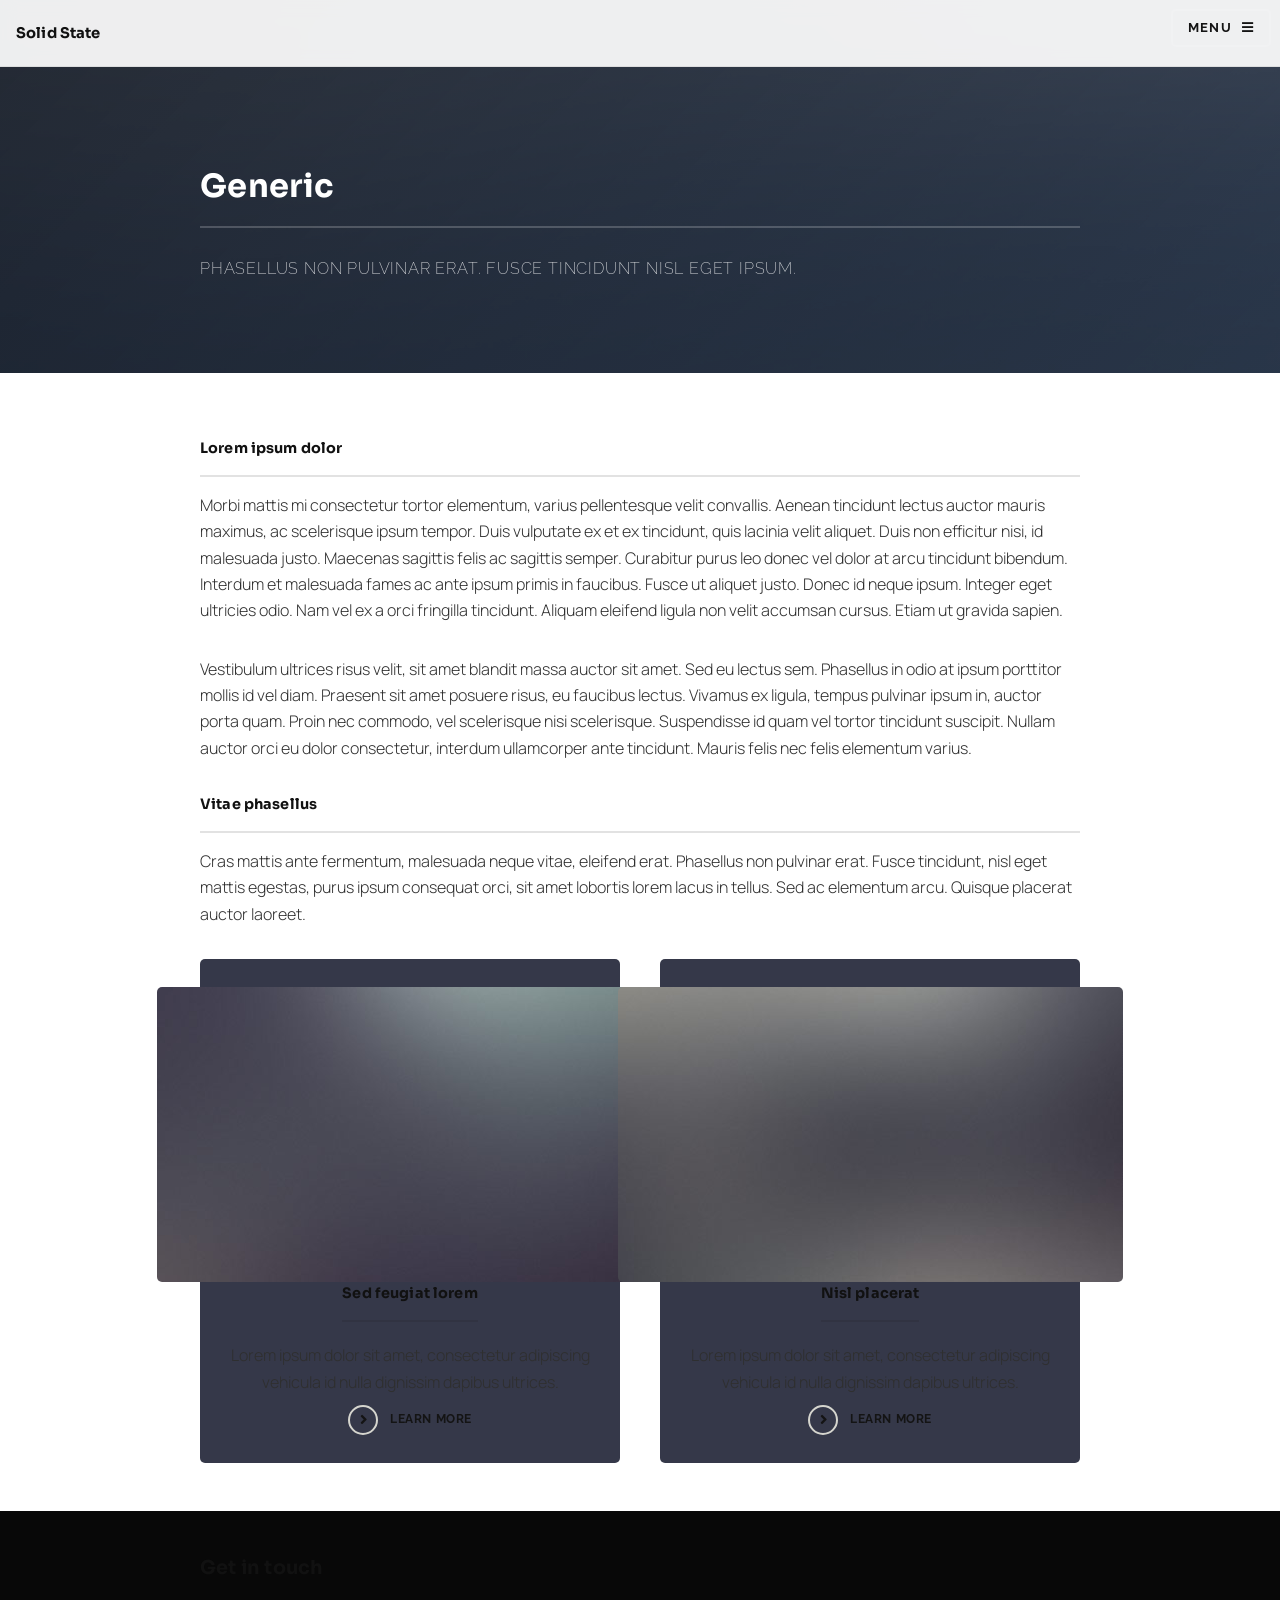
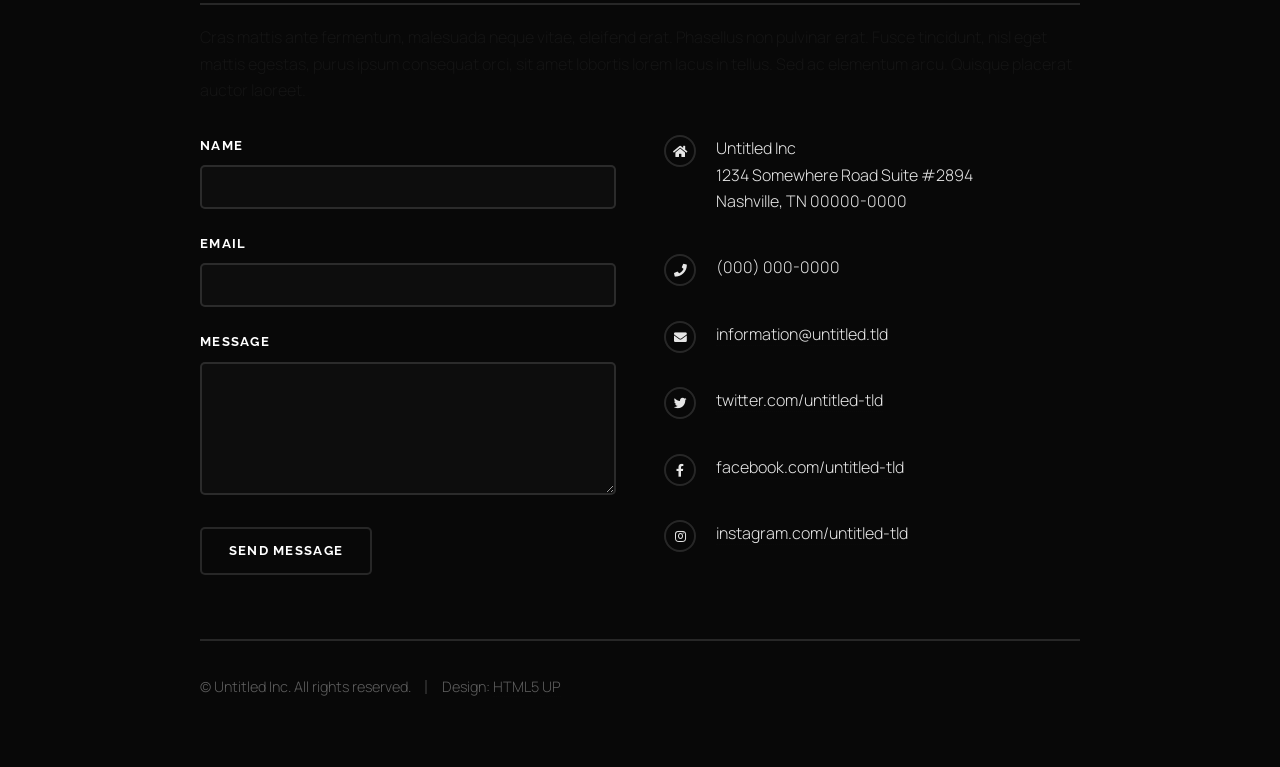
<file: generic.html>
<!DOCTYPE HTML>
<!--
	Solid State by HTML5 UP
	html5up.net | @ajlkn
	Free for personal and commercial use under the CCA 3.0 license (html5up.net/license)
-->
<html>
	<head>
		<title>Generic - Solid State by HTML5 UP</title>
		<meta charset="utf-8" />
		<meta name="viewport" content="width=device-width, initial-scale=1, user-scalable=no" />
		<link rel="stylesheet" href="assets/css/main.css" />
		<noscript><link rel="stylesheet" href="assets/css/noscript.css" /></noscript>
	</head>
	<body class="is-preload">

		<!-- Page Wrapper -->
			<div id="page-wrapper">

				<!-- Header -->
					<header id="header">
						<h1><a href="index.html">Solid State</a></h1>
						<nav>
							<a href="#menu">Menu</a>
						</nav>
					</header>

				<!-- Menu -->
					<nav id="menu">
						<div class="inner">
							<h2>Menu</h2>
							<ul class="links">
								<li><a href="index.html">Home</a></li>
								<li><a href="generic.html">Generic</a></li>
								<li><a href="elements.html">Elements</a></li>
								<li><a href="#">Log In</a></li>
								<li><a href="#">Sign Up</a></li>
							</ul>
							<a href="#" class="close">Close</a>
						</div>
					</nav>

				<!-- Wrapper -->
					<section id="wrapper">
						<header>
							<div class="inner">
								<h2>Generic</h2>
								<p>Phasellus non pulvinar erat. Fusce tincidunt nisl eget ipsum.</p>
							</div>
						</header>

						<!-- Content -->
							<div class="wrapper">
								<div class="inner">

									<h3 class="major">Lorem ipsum dolor</h3>
									<p>Morbi mattis mi consectetur tortor elementum, varius pellentesque velit convallis. Aenean tincidunt lectus auctor mauris maximus, ac scelerisque ipsum tempor. Duis vulputate ex et ex tincidunt, quis lacinia velit aliquet. Duis non efficitur nisi, id malesuada justo. Maecenas sagittis felis ac sagittis semper. Curabitur purus leo donec vel dolor at arcu tincidunt bibendum. Interdum et malesuada fames ac ante ipsum primis in faucibus. Fusce ut aliquet justo. Donec id neque ipsum. Integer eget ultricies odio. Nam vel ex a orci fringilla tincidunt. Aliquam eleifend ligula non velit accumsan cursus. Etiam ut gravida sapien.</p>

									<p>Vestibulum ultrices risus velit, sit amet blandit massa auctor sit amet. Sed eu lectus sem. Phasellus in odio at ipsum porttitor mollis id vel diam. Praesent sit amet posuere risus, eu faucibus lectus. Vivamus ex ligula, tempus pulvinar ipsum in, auctor porta quam. Proin nec commodo, vel scelerisque nisi scelerisque. Suspendisse id quam vel tortor tincidunt suscipit. Nullam auctor orci eu dolor consectetur, interdum ullamcorper ante tincidunt. Mauris felis nec felis elementum varius.</p>

									<h3 class="major">Vitae phasellus</h3>
									<p>Cras mattis ante fermentum, malesuada neque vitae, eleifend erat. Phasellus non pulvinar erat. Fusce tincidunt, nisl eget mattis egestas, purus ipsum consequat orci, sit amet lobortis lorem lacus in tellus. Sed ac elementum arcu. Quisque placerat auctor laoreet.</p>

									<section class="features">
										<article>
											<a href="#" class="image"><img src="images/pic04.jpg" alt="" /></a>
											<h3 class="major">Sed feugiat lorem</h3>
											<p>Lorem ipsum dolor sit amet, consectetur adipiscing vehicula id nulla dignissim dapibus ultrices.</p>
											<a href="#" class="special">Learn more</a>
										</article>
										<article>
											<a href="#" class="image"><img src="images/pic05.jpg" alt="" /></a>
											<h3 class="major">Nisl placerat</h3>
											<p>Lorem ipsum dolor sit amet, consectetur adipiscing vehicula id nulla dignissim dapibus ultrices.</p>
											<a href="#" class="special">Learn more</a>
										</article>
									</section>

								</div>
							</div>

					</section>

				<!-- Footer -->
					<section id="footer">
						<div class="inner">
							<h2 class="major">Get in touch</h2>
							<p>Cras mattis ante fermentum, malesuada neque vitae, eleifend erat. Phasellus non pulvinar erat. Fusce tincidunt, nisl eget mattis egestas, purus ipsum consequat orci, sit amet lobortis lorem lacus in tellus. Sed ac elementum arcu. Quisque placerat auctor laoreet.</p>
							<form method="post" action="#">
								<div class="fields">
									<div class="field">
										<label for="name">Name</label>
										<input type="text" name="name" id="name" />
									</div>
									<div class="field">
										<label for="email">Email</label>
										<input type="email" name="email" id="email" />
									</div>
									<div class="field">
										<label for="message">Message</label>
										<textarea name="message" id="message" rows="4"></textarea>
									</div>
								</div>
								<ul class="actions">
									<li><input type="submit" value="Send Message" /></li>
								</ul>
							</form>
							<ul class="contact">
								<li class="icon solid fa-home">
									Untitled Inc<br />
									1234 Somewhere Road Suite #2894<br />
									Nashville, TN 00000-0000
								</li>
								<li class="icon solid fa-phone">(000) 000-0000</li>
								<li class="icon solid fa-envelope"><a href="#">information@untitled.tld</a></li>
								<li class="icon brands fa-twitter"><a href="#">twitter.com/untitled-tld</a></li>
								<li class="icon brands fa-facebook-f"><a href="#">facebook.com/untitled-tld</a></li>
								<li class="icon brands fa-instagram"><a href="#">instagram.com/untitled-tld</a></li>
							</ul>
							<ul class="copyright">
								<li>&copy; Untitled Inc. All rights reserved.</li><li>Design: <a href="http://html5up.net">HTML5 UP</a></li>
							</ul>
						</div>
					</section>

			</div>

		<!-- Scripts -->
			<script src="assets/js/jquery.min.js"></script>
			<script src="assets/js/jquery.scrollex.min.js"></script>
			<script src="assets/js/browser.min.js"></script>
			<script src="assets/js/breakpoints.min.js"></script>
			<script src="assets/js/util.js"></script>
			<script src="assets/js/main.js"></script>

	</body>
</html>
</file>
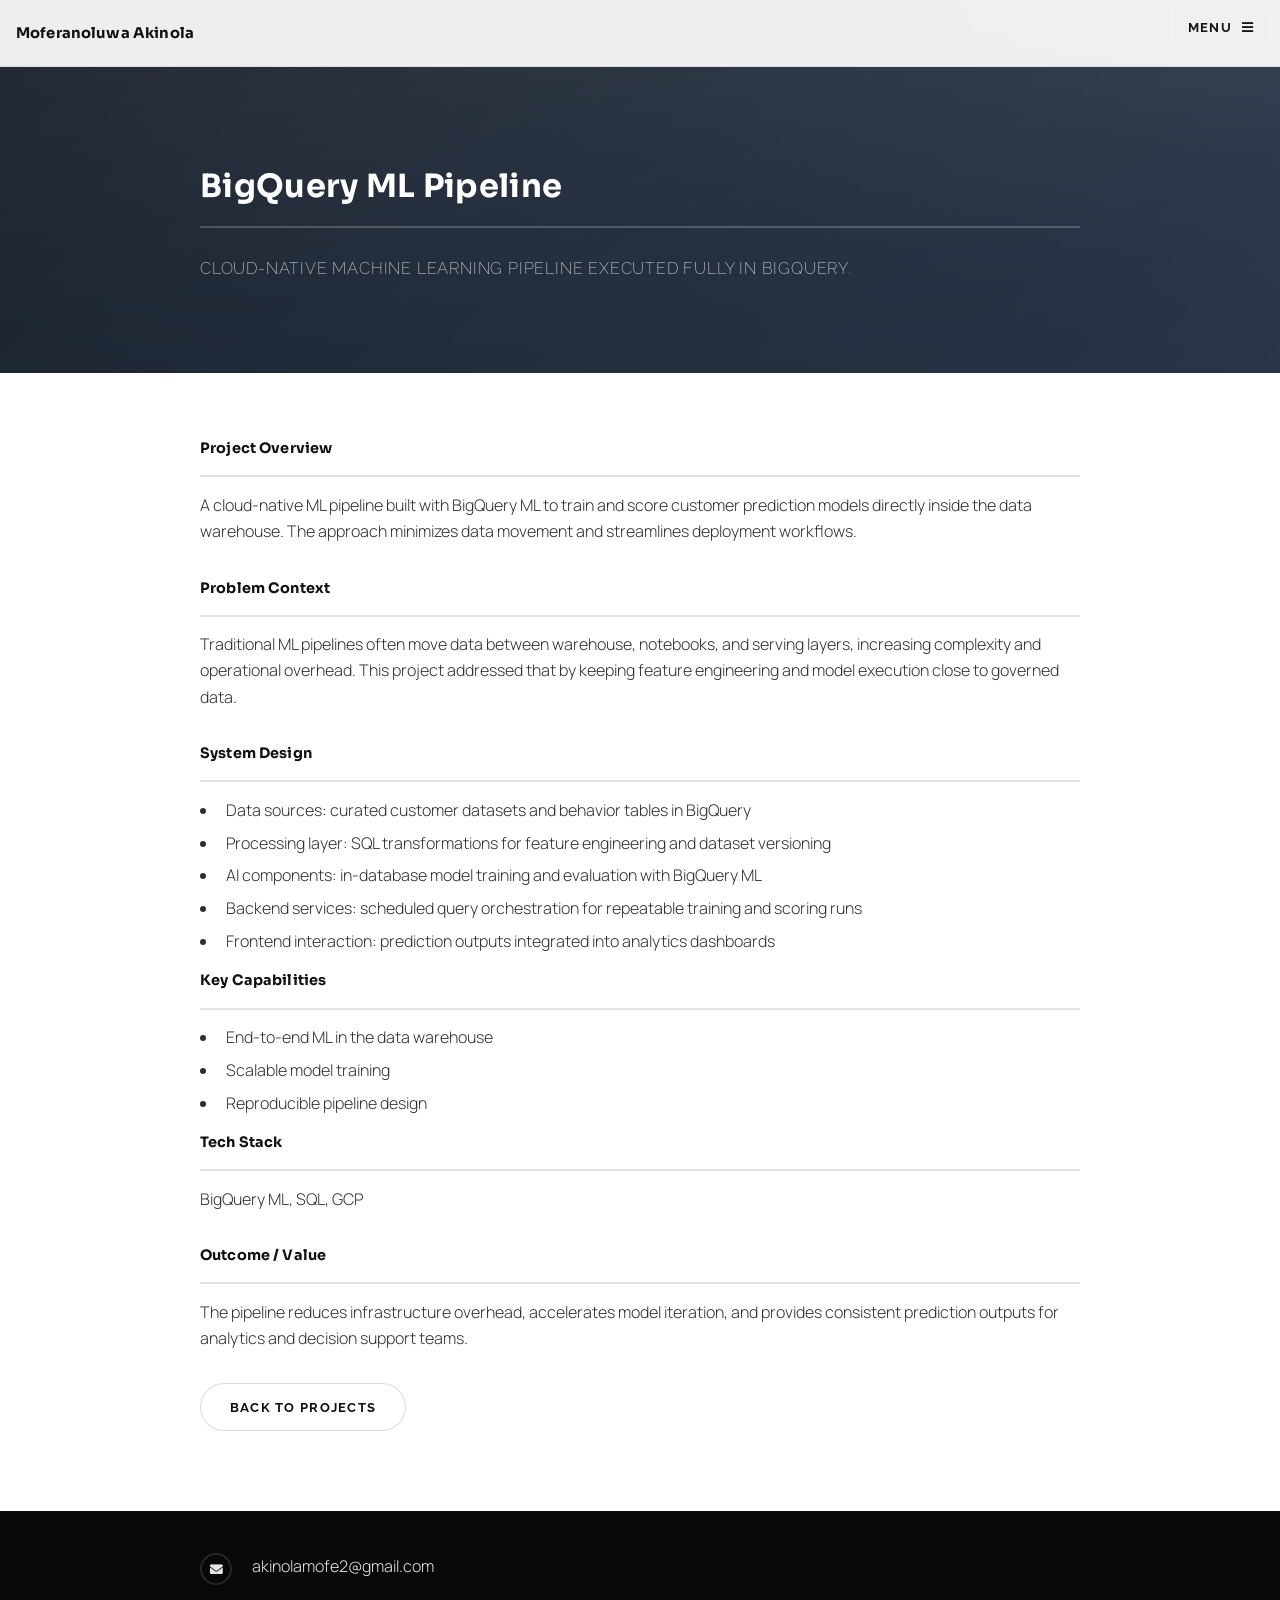
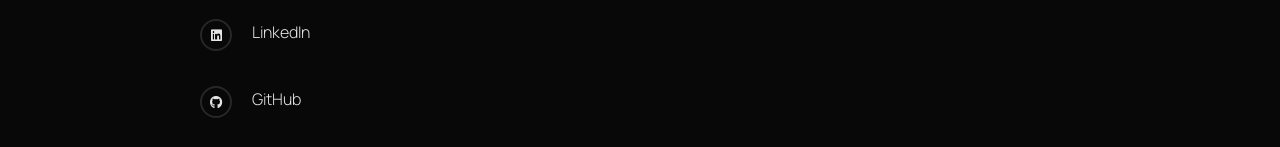
<file: project-bigquery-ml-pipeline.html>
<!DOCTYPE HTML>
<html>
	<head>
		<title>BigQuery ML Pipeline | Moferanoluwa Akinola</title>
		<meta charset="utf-8" />
		<meta name="viewport" content="width=device-width, initial-scale=1, user-scalable=no" />
		<meta name="description" content="Project detail: BigQuery ML pipeline for in-warehouse customer prediction workflows." />
		<link rel="icon" type="image/svg+xml" href="images/favicon.svg" />
		<link rel="stylesheet" href="assets/css/main.css" />
		<noscript><link rel="stylesheet" href="assets/css/noscript.css" /></noscript>
	</head>
	<body class="is-preload">
		<div id="page-wrapper">
			<header id="header">
				<h1><a href="index.html">Moferanoluwa Akinola</a></h1>
				<nav><a href="#menu">Menu</a></nav>
			</header>

			<nav id="menu">
				<div class="inner">
					<h2>Menu</h2>
					<ul class="links">
						<li><a href="index.html">Home</a></li>
						<li><a href="index.html#projects">Projects</a></li>
						<li><a href="index.html#contact">Contact</a></li>
					</ul>
					<a href="#" class="close">Close</a>
				</div>
			</nav>

			<section id="wrapper">
				<header>
					<div class="inner">
						<h2>BigQuery ML Pipeline</h2>
						<p>Cloud-native machine learning pipeline executed fully in BigQuery.</p>
					</div>
				</header>
				<div class="wrapper">
					<div class="inner">
						<h3 class="major">Project Overview</h3>
						<p>A cloud-native ML pipeline built with BigQuery ML to train and score customer prediction models directly inside the data warehouse. The approach minimizes data movement and streamlines deployment workflows.</p>

						<h3 class="major">Problem Context</h3>
						<p>Traditional ML pipelines often move data between warehouse, notebooks, and serving layers, increasing complexity and operational overhead. This project addressed that by keeping feature engineering and model execution close to governed data.</p>

						<h3 class="major">System Design</h3>
						<ul class="capability-list">
							<li>Data sources: curated customer datasets and behavior tables in BigQuery</li>
							<li>Processing layer: SQL transformations for feature engineering and dataset versioning</li>
							<li>AI components: in-database model training and evaluation with BigQuery ML</li>
							<li>Backend services: scheduled query orchestration for repeatable training and scoring runs</li>
							<li>Frontend interaction: prediction outputs integrated into analytics dashboards</li>
						</ul>

						<h3 class="major">Key Capabilities</h3>
						<ul class="capability-list">
							<li>End-to-end ML in the data warehouse</li>
							<li>Scalable model training</li>
							<li>Reproducible pipeline design</li>
						</ul>

						<h3 class="major">Tech Stack</h3>
						<p>BigQuery ML, SQL, GCP</p>

						<h3 class="major">Outcome / Value</h3>
						<p>The pipeline reduces infrastructure overhead, accelerates model iteration, and provides consistent prediction outputs for analytics and decision support teams.</p>

						<ul class="actions">
							<li><a href="index.html#projects" class="button">Back to Projects</a></li>
						</ul>
					</div>
				</div>
			</section>

			<section id="footer">
				<div class="inner">
					<ul class="contact">
						<li class="icon solid fa-envelope"><a href="mailto:akinolamofe2@gmail.com">akinolamofe2@gmail.com</a></li>
						<li class="icon brands fa-linkedin"><a href="https://www.linkedin.com/in/mofe-akinola-6a8934160">LinkedIn</a></li>
						<li class="icon brands fa-github"><a href="https://github.com/Mofeeakin">GitHub</a></li>
					</ul>
				</div>
			</section>
		</div>

		<script src="assets/js/jquery.min.js"></script>
		<script src="assets/js/jquery.scrollex.min.js"></script>
		<script src="assets/js/browser.min.js"></script>
		<script src="assets/js/breakpoints.min.js"></script>
		<script src="assets/js/util.js"></script>
		<script src="assets/js/main.js"></script>
	</body>
</html>
</file>
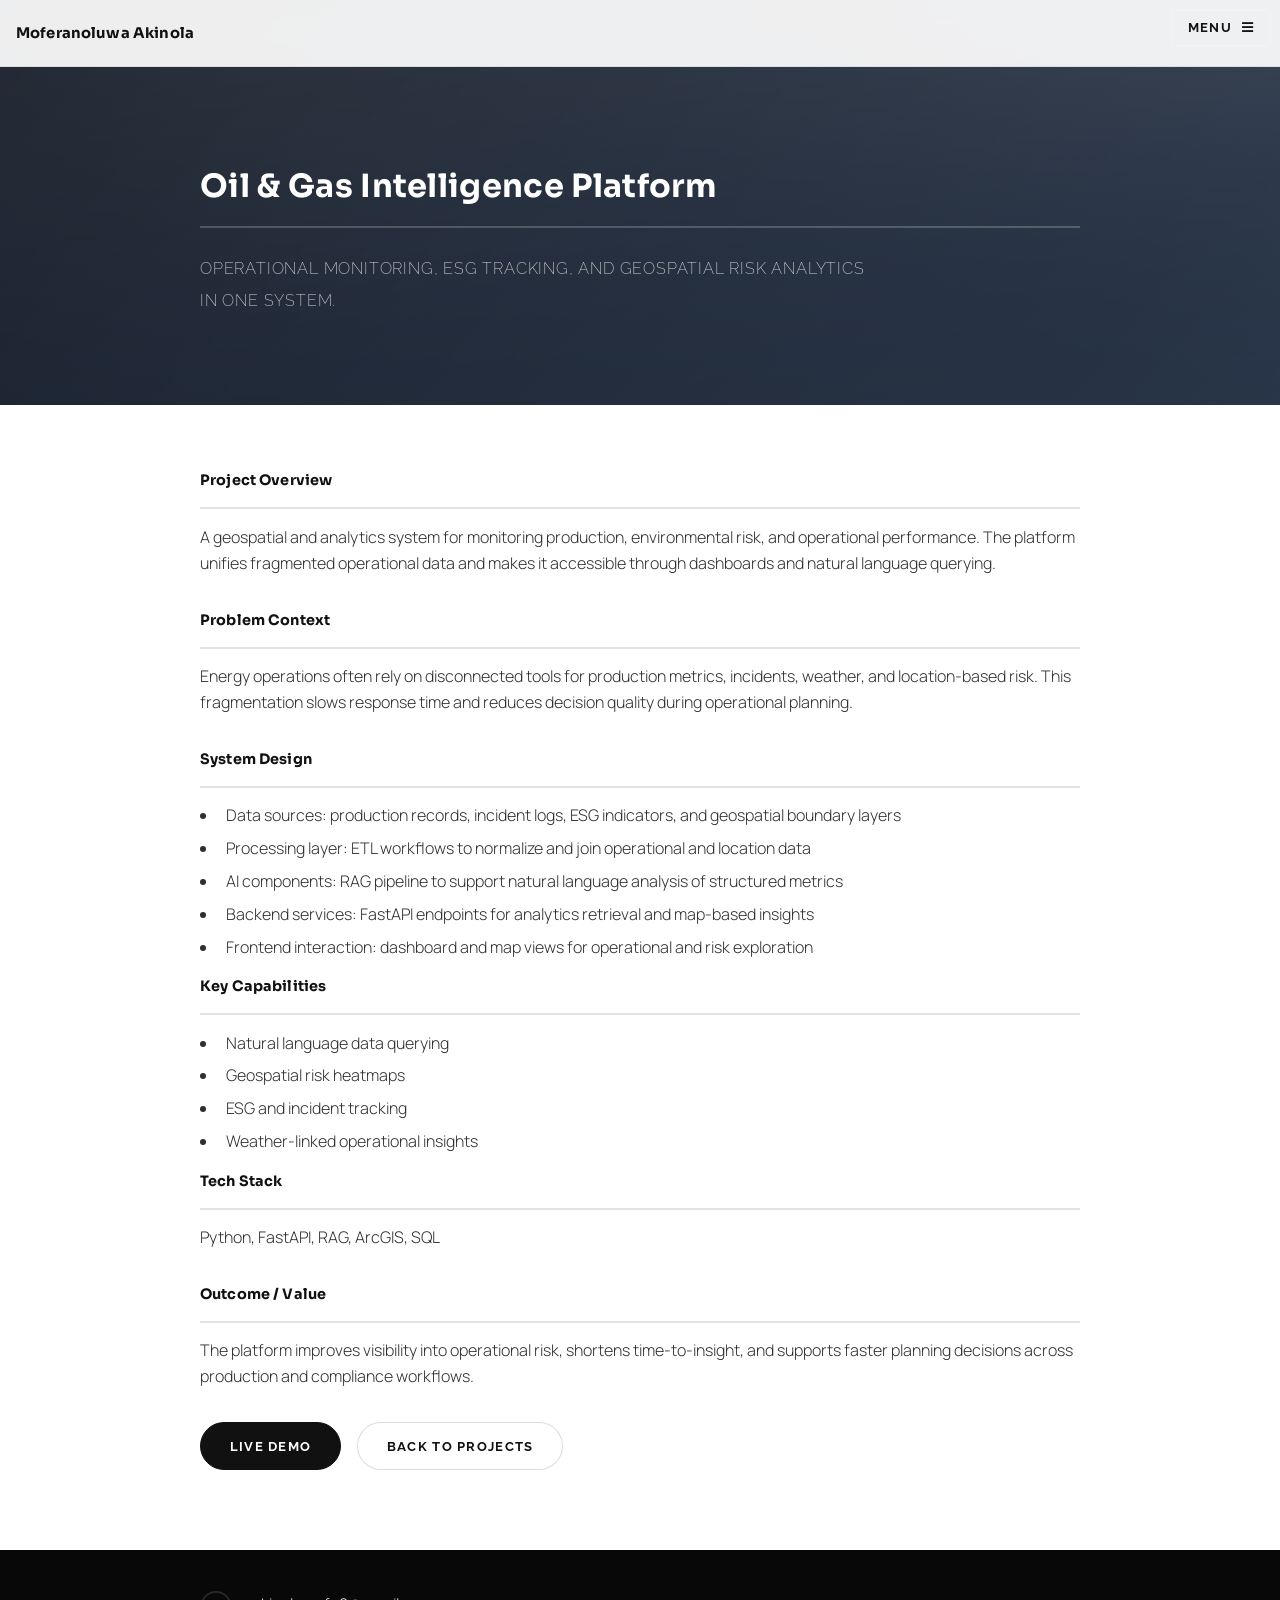
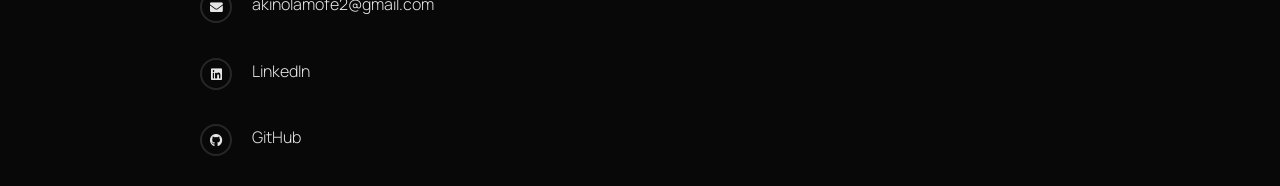
<file: project-oil-gas-intelligence.html>
<!DOCTYPE HTML>
<html>
	<head>
		<title>Oil & Gas Intelligence Platform | Moferanoluwa Akinola</title>
		<meta charset="utf-8" />
		<meta name="viewport" content="width=device-width, initial-scale=1, user-scalable=no" />
		<meta name="description" content="Project detail: Oil and Gas Intelligence Platform for operational and geospatial analytics." />
		<link rel="icon" type="image/svg+xml" href="images/favicon.svg" />
		<link rel="stylesheet" href="assets/css/main.css" />
		<noscript><link rel="stylesheet" href="assets/css/noscript.css" /></noscript>
	</head>
	<body class="is-preload">
		<div id="page-wrapper">
			<header id="header">
				<h1><a href="index.html">Moferanoluwa Akinola</a></h1>
				<nav><a href="#menu">Menu</a></nav>
			</header>

			<nav id="menu">
				<div class="inner">
					<h2>Menu</h2>
					<ul class="links">
						<li><a href="index.html">Home</a></li>
						<li><a href="index.html#projects">Projects</a></li>
						<li><a href="index.html#contact">Contact</a></li>
					</ul>
					<a href="#" class="close">Close</a>
				</div>
			</nav>

			<section id="wrapper">
				<header>
					<div class="inner">
						<h2>Oil &amp; Gas Intelligence Platform</h2>
						<p>Operational monitoring, ESG tracking, and geospatial risk analytics in one system.</p>
					</div>
				</header>
				<div class="wrapper">
					<div class="inner">
						<h3 class="major">Project Overview</h3>
						<p>A geospatial and analytics system for monitoring production, environmental risk, and operational performance. The platform unifies fragmented operational data and makes it accessible through dashboards and natural language querying.</p>

						<h3 class="major">Problem Context</h3>
						<p>Energy operations often rely on disconnected tools for production metrics, incidents, weather, and location-based risk. This fragmentation slows response time and reduces decision quality during operational planning.</p>

						<h3 class="major">System Design</h3>
						<ul class="capability-list">
							<li>Data sources: production records, incident logs, ESG indicators, and geospatial boundary layers</li>
							<li>Processing layer: ETL workflows to normalize and join operational and location data</li>
							<li>AI components: RAG pipeline to support natural language analysis of structured metrics</li>
							<li>Backend services: FastAPI endpoints for analytics retrieval and map-based insights</li>
							<li>Frontend interaction: dashboard and map views for operational and risk exploration</li>
						</ul>

						<h3 class="major">Key Capabilities</h3>
						<ul class="capability-list">
							<li>Natural language data querying</li>
							<li>Geospatial risk heatmaps</li>
							<li>ESG and incident tracking</li>
							<li>Weather-linked operational insights</li>
						</ul>

						<h3 class="major">Tech Stack</h3>
						<p>Python, FastAPI, RAG, ArcGIS, SQL</p>

						<h3 class="major">Outcome / Value</h3>
						<p>The platform improves visibility into operational risk, shortens time-to-insight, and supports faster planning decisions across production and compliance workflows.</p>

						<ul class="actions">
							<li><a href="https://oil-gas-intelligence.onrender.com/" class="button primary">Live Demo</a></li>
							<li><a href="index.html#projects" class="button">Back to Projects</a></li>
						</ul>
					</div>
				</div>
			</section>

			<section id="footer">
				<div class="inner">
					<ul class="contact">
						<li class="icon solid fa-envelope"><a href="mailto:akinolamofe2@gmail.com">akinolamofe2@gmail.com</a></li>
						<li class="icon brands fa-linkedin"><a href="https://www.linkedin.com/in/mofe-akinola-6a8934160">LinkedIn</a></li>
						<li class="icon brands fa-github"><a href="https://github.com/Mofeeakin">GitHub</a></li>
					</ul>
				</div>
			</section>
		</div>

		<script src="assets/js/jquery.min.js"></script>
		<script src="assets/js/jquery.scrollex.min.js"></script>
		<script src="assets/js/browser.min.js"></script>
		<script src="assets/js/breakpoints.min.js"></script>
		<script src="assets/js/util.js"></script>
		<script src="assets/js/main.js"></script>
	</body>
</html>
</file>
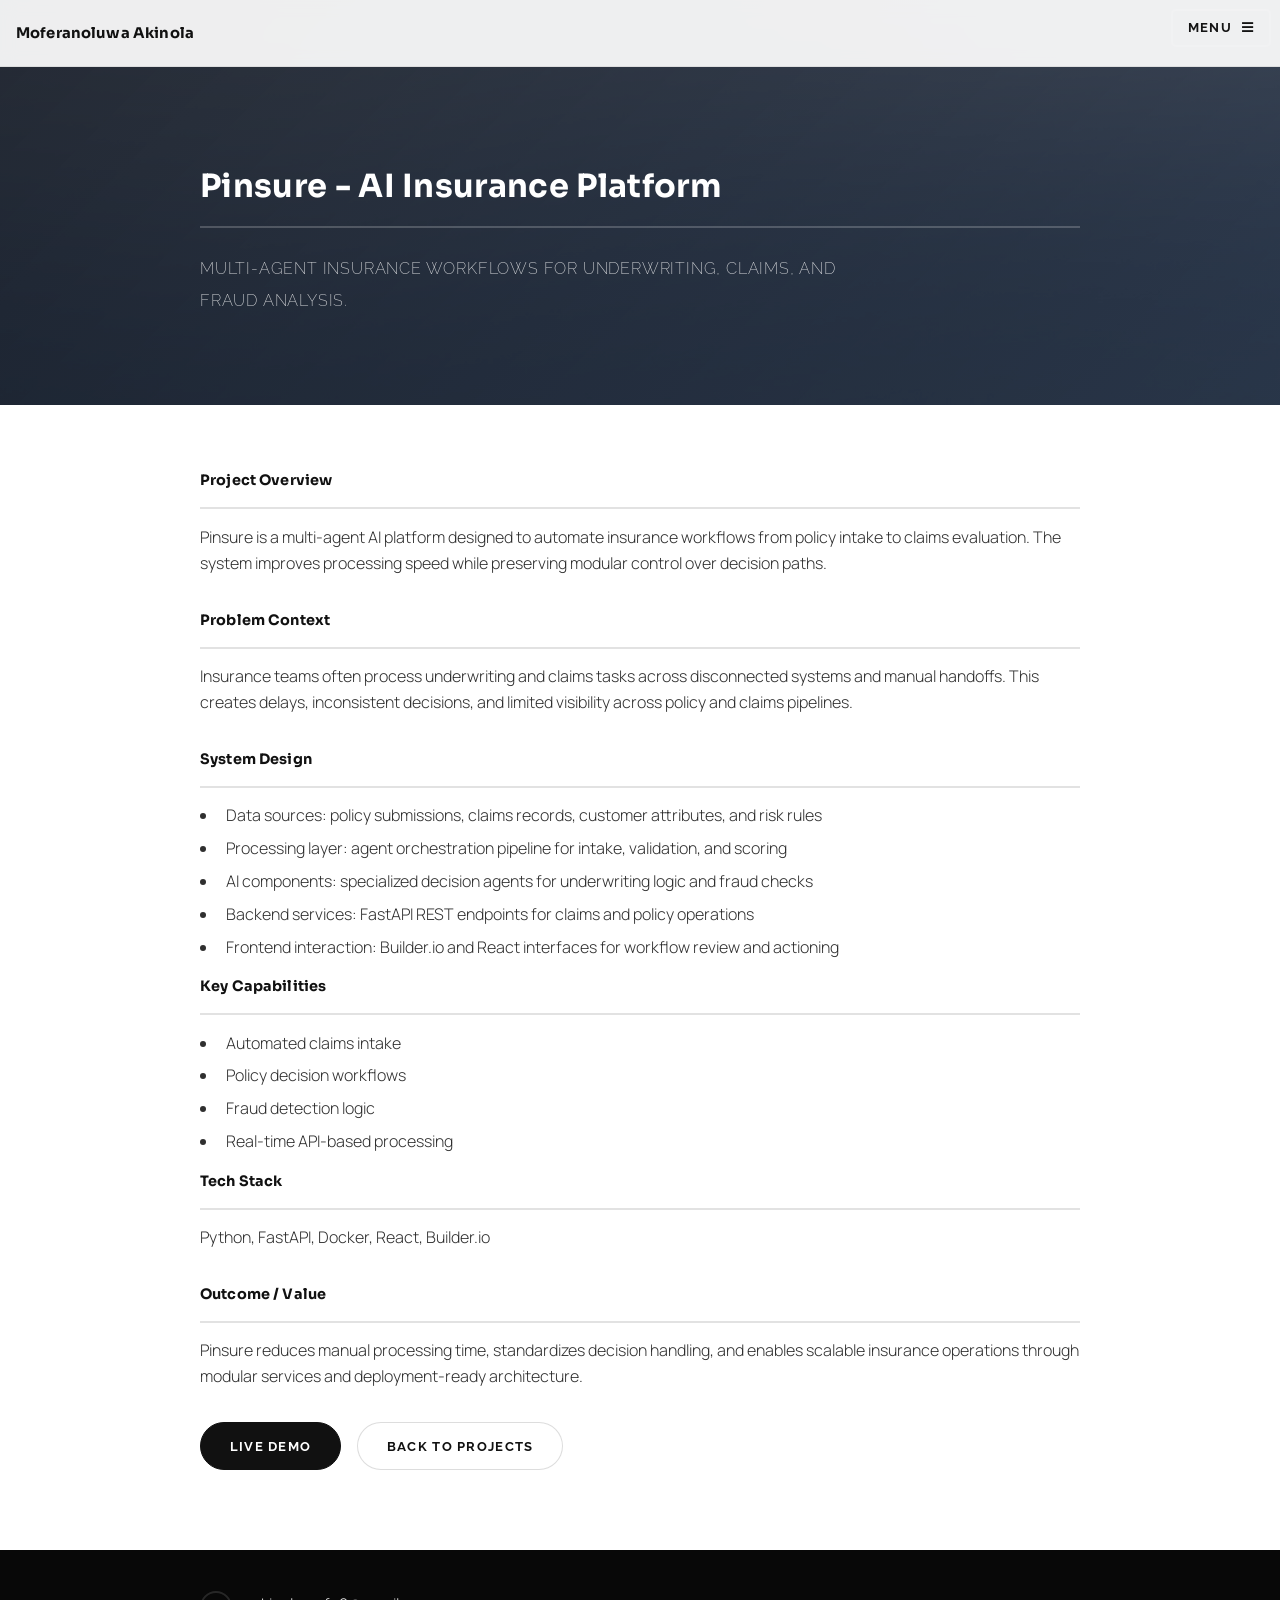
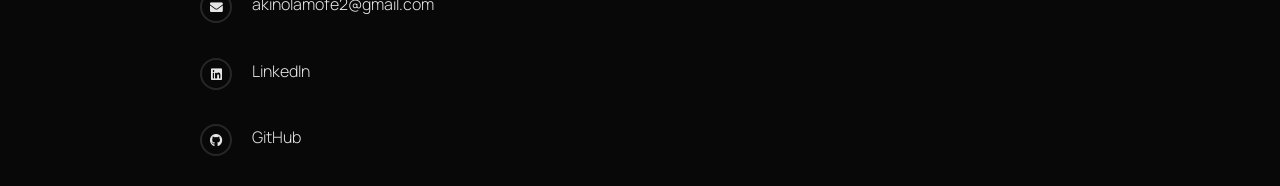
<file: project-pinsure-ai-platform.html>
<!DOCTYPE HTML>
<html>
	<head>
		<title>Pinsure AI Insurance Platform | Moferanoluwa Akinola</title>
		<meta charset="utf-8" />
		<meta name="viewport" content="width=device-width, initial-scale=1, user-scalable=no" />
		<meta name="description" content="Project detail: Pinsure multi-agent insurance platform for underwriting and claims automation." />
		<link rel="icon" type="image/svg+xml" href="images/favicon.svg" />
		<link rel="stylesheet" href="assets/css/main.css" />
		<noscript><link rel="stylesheet" href="assets/css/noscript.css" /></noscript>
	</head>
	<body class="is-preload">
		<div id="page-wrapper">
			<header id="header">
				<h1><a href="index.html">Moferanoluwa Akinola</a></h1>
				<nav><a href="#menu">Menu</a></nav>
			</header>

			<nav id="menu">
				<div class="inner">
					<h2>Menu</h2>
					<ul class="links">
						<li><a href="index.html">Home</a></li>
						<li><a href="index.html#projects">Projects</a></li>
						<li><a href="index.html#contact">Contact</a></li>
					</ul>
					<a href="#" class="close">Close</a>
				</div>
			</nav>

			<section id="wrapper">
				<header>
					<div class="inner">
						<h2>Pinsure - AI Insurance Platform</h2>
						<p>Multi-agent insurance workflows for underwriting, claims, and fraud analysis.</p>
					</div>
				</header>
				<div class="wrapper">
					<div class="inner">
						<h3 class="major">Project Overview</h3>
						<p>Pinsure is a multi-agent AI platform designed to automate insurance workflows from policy intake to claims evaluation. The system improves processing speed while preserving modular control over decision paths.</p>

						<h3 class="major">Problem Context</h3>
						<p>Insurance teams often process underwriting and claims tasks across disconnected systems and manual handoffs. This creates delays, inconsistent decisions, and limited visibility across policy and claims pipelines.</p>

						<h3 class="major">System Design</h3>
						<ul class="capability-list">
							<li>Data sources: policy submissions, claims records, customer attributes, and risk rules</li>
							<li>Processing layer: agent orchestration pipeline for intake, validation, and scoring</li>
							<li>AI components: specialized decision agents for underwriting logic and fraud checks</li>
							<li>Backend services: FastAPI REST endpoints for claims and policy operations</li>
							<li>Frontend interaction: Builder.io and React interfaces for workflow review and actioning</li>
						</ul>

						<h3 class="major">Key Capabilities</h3>
						<ul class="capability-list">
							<li>Automated claims intake</li>
							<li>Policy decision workflows</li>
							<li>Fraud detection logic</li>
							<li>Real-time API-based processing</li>
						</ul>

						<h3 class="major">Tech Stack</h3>
						<p>Python, FastAPI, Docker, React, Builder.io</p>

						<h3 class="major">Outcome / Value</h3>
						<p>Pinsure reduces manual processing time, standardizes decision handling, and enables scalable insurance operations through modular services and deployment-ready architecture.</p>

						<ul class="actions">
							<li><a href="https://pinsure-app-w2kg.onrender.com/" class="button primary">Live Demo</a></li>
							<li><a href="index.html#projects" class="button">Back to Projects</a></li>
						</ul>
					</div>
				</div>
			</section>

			<section id="footer">
				<div class="inner">
					<ul class="contact">
						<li class="icon solid fa-envelope"><a href="mailto:akinolamofe2@gmail.com">akinolamofe2@gmail.com</a></li>
						<li class="icon brands fa-linkedin"><a href="https://www.linkedin.com/in/mofe-akinola-6a8934160">LinkedIn</a></li>
						<li class="icon brands fa-github"><a href="https://github.com/Mofeeakin">GitHub</a></li>
					</ul>
				</div>
			</section>
		</div>

		<script src="assets/js/jquery.min.js"></script>
		<script src="assets/js/jquery.scrollex.min.js"></script>
		<script src="assets/js/browser.min.js"></script>
		<script src="assets/js/breakpoints.min.js"></script>
		<script src="assets/js/util.js"></script>
		<script src="assets/js/main.js"></script>
	</body>
</html>
</file>
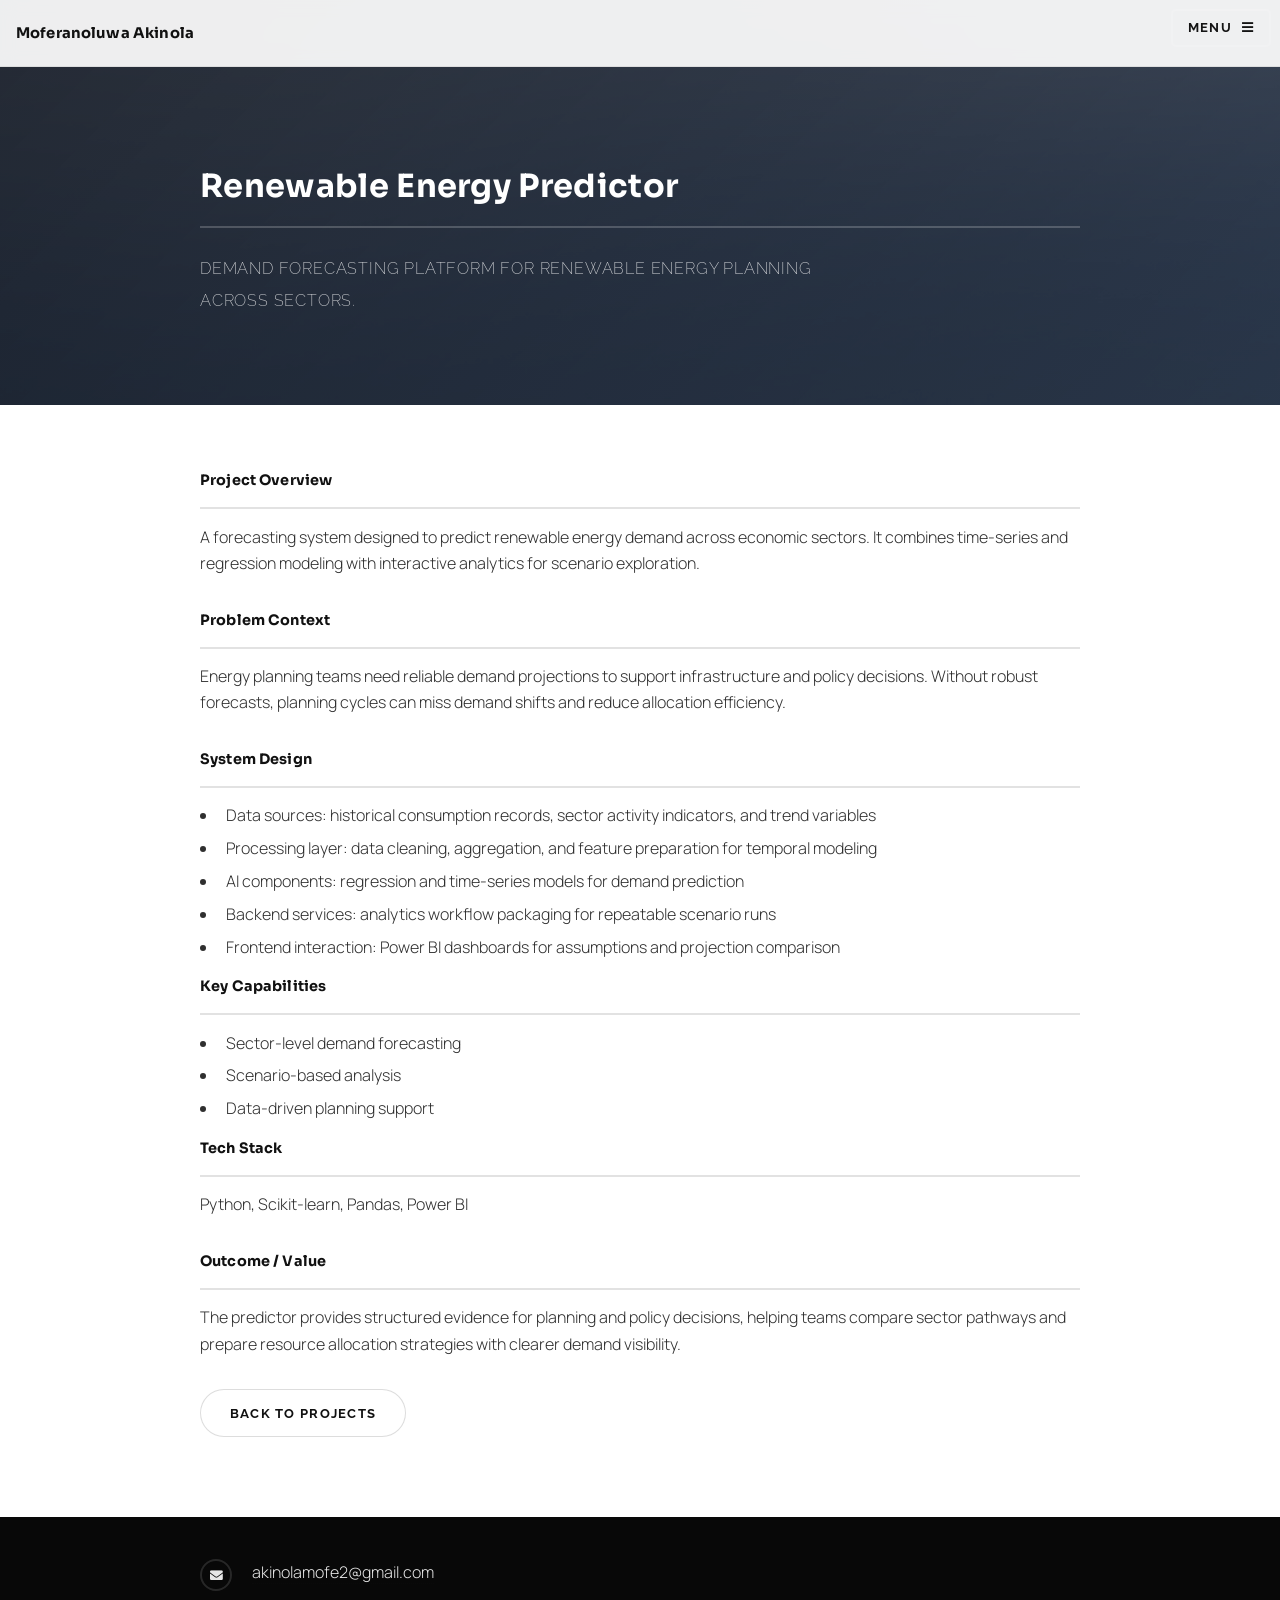
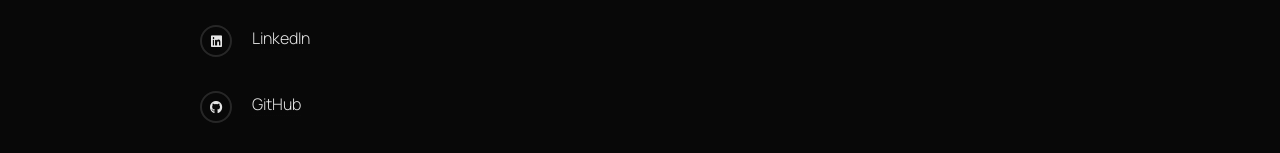
<file: project-renewable-energy-predictor.html>
<!DOCTYPE HTML>
<html>
	<head>
		<title>Renewable Energy Predictor | Moferanoluwa Akinola</title>
		<meta charset="utf-8" />
		<meta name="viewport" content="width=device-width, initial-scale=1, user-scalable=no" />
		<meta name="description" content="Project detail: Renewable Energy Predictor for sector-level demand forecasting." />
		<link rel="icon" type="image/svg+xml" href="images/favicon.svg" />
		<link rel="stylesheet" href="assets/css/main.css" />
		<noscript><link rel="stylesheet" href="assets/css/noscript.css" /></noscript>
	</head>
	<body class="is-preload">
		<div id="page-wrapper">
			<header id="header">
				<h1><a href="index.html">Moferanoluwa Akinola</a></h1>
				<nav><a href="#menu">Menu</a></nav>
			</header>

			<nav id="menu">
				<div class="inner">
					<h2>Menu</h2>
					<ul class="links">
						<li><a href="index.html">Home</a></li>
						<li><a href="index.html#projects">Projects</a></li>
						<li><a href="index.html#contact">Contact</a></li>
					</ul>
					<a href="#" class="close">Close</a>
				</div>
			</nav>

			<section id="wrapper">
				<header>
					<div class="inner">
						<h2>Renewable Energy Predictor</h2>
						<p>Demand forecasting platform for renewable energy planning across sectors.</p>
					</div>
				</header>
				<div class="wrapper">
					<div class="inner">
						<h3 class="major">Project Overview</h3>
						<p>A forecasting system designed to predict renewable energy demand across economic sectors. It combines time-series and regression modeling with interactive analytics for scenario exploration.</p>

						<h3 class="major">Problem Context</h3>
						<p>Energy planning teams need reliable demand projections to support infrastructure and policy decisions. Without robust forecasts, planning cycles can miss demand shifts and reduce allocation efficiency.</p>

						<h3 class="major">System Design</h3>
						<ul class="capability-list">
							<li>Data sources: historical consumption records, sector activity indicators, and trend variables</li>
							<li>Processing layer: data cleaning, aggregation, and feature preparation for temporal modeling</li>
							<li>AI components: regression and time-series models for demand prediction</li>
							<li>Backend services: analytics workflow packaging for repeatable scenario runs</li>
							<li>Frontend interaction: Power BI dashboards for assumptions and projection comparison</li>
						</ul>

						<h3 class="major">Key Capabilities</h3>
						<ul class="capability-list">
							<li>Sector-level demand forecasting</li>
							<li>Scenario-based analysis</li>
							<li>Data-driven planning support</li>
						</ul>

						<h3 class="major">Tech Stack</h3>
						<p>Python, Scikit-learn, Pandas, Power BI</p>

						<h3 class="major">Outcome / Value</h3>
						<p>The predictor provides structured evidence for planning and policy decisions, helping teams compare sector pathways and prepare resource allocation strategies with clearer demand visibility.</p>

						<ul class="actions">
							<li><a href="index.html#projects" class="button">Back to Projects</a></li>
						</ul>
					</div>
				</div>
			</section>

			<section id="footer">
				<div class="inner">
					<ul class="contact">
						<li class="icon solid fa-envelope"><a href="mailto:akinolamofe2@gmail.com">akinolamofe2@gmail.com</a></li>
						<li class="icon brands fa-linkedin"><a href="https://www.linkedin.com/in/mofe-akinola-6a8934160">LinkedIn</a></li>
						<li class="icon brands fa-github"><a href="https://github.com/Mofeeakin">GitHub</a></li>
					</ul>
				</div>
			</section>
		</div>

		<script src="assets/js/jquery.min.js"></script>
		<script src="assets/js/jquery.scrollex.min.js"></script>
		<script src="assets/js/browser.min.js"></script>
		<script src="assets/js/breakpoints.min.js"></script>
		<script src="assets/js/util.js"></script>
		<script src="assets/js/main.js"></script>
	</body>
</html>
</file>
<file: assets/css/noscript.css>
/*
	Solid State by HTML5 UP
	html5up.net | @ajlkn
	Free for personal and commercial use under the CCA 3.0 license (html5up.net/license)
*/

/* Banner */

	body.is-preload #banner .logo {
		-moz-transform: none;
		-webkit-transform: none;
		-ms-transform: none;
		transform: none;
		opacity: 1;
	}

	body.is-preload #banner h2 {
		opacity: 1;
		-moz-transform: none;
		-webkit-transform: none;
		-ms-transform: none;
		transform: none;
		-moz-filter: none;
		-webkit-filter: none;
		-ms-filter: none;
		filter: none;
	}

	body.is-preload #banner p {
		opacity: 01;
		-moz-transform: none;
		-webkit-transform: none;
		-ms-transform: none;
		transform: none;
		-moz-filter: none;
		-webkit-filter: none;
		-ms-filter: none;
		filter: none;
	}
</file>
<file: assets/css/main.css>
@import url(fontawesome-all.min.css);
@import url("https://fonts.googleapis.com/css?family=Raleway:200,700|Source+Sans+Pro:300,600,300italic,600italic");
@import url("https://fonts.googleapis.com/css2?family=Sora:wght@400;600;700&family=Manrope:wght@400;500;700&display=swap");

/*
	Solid State by HTML5 UP
	html5up.net | @ajlkn
	Free for personal and commercial use under the CCA 3.0 license (html5up.net/license)
*/

html, body, div, span, applet, object,
iframe, h1, h2, h3, h4, h5, h6, p, blockquote,
pre, a, abbr, acronym, address, big, cite,
code, del, dfn, em, img, ins, kbd, q, s, samp,
small, strike, strong, sub, sup, tt, var, b,
u, i, center, dl, dt, dd, ol, ul, li, fieldset,
form, label, legend, table, caption, tbody,
tfoot, thead, tr, th, td, article, aside,
canvas, details, embed, figure, figcaption,
footer, header, hgroup, menu, nav, output, ruby,
section, summary, time, mark, audio, video {
	margin: 0;
	padding: 0;
	border: 0;
	font-size: 100%;
	font: inherit;
	vertical-align: baseline;}

article, aside, details, figcaption, figure,
footer, header, hgroup, menu, nav, section {
	display: block;}

body {
	line-height: 1;
}

ol, ul {
	list-style: none;
}

blockquote, q {
	quotes: none;
}

	blockquote:before, blockquote:after, q:before, q:after {
		content: '';
		content: none;
	}

table {
	border-collapse: collapse;
	border-spacing: 0;
}

body {
	-webkit-text-size-adjust: none;
}

mark {
	background-color: transparent;
	color: inherit;
}

input::-moz-focus-inner {
	border: 0;
	padding: 0;
}

input, select, textarea {
	-moz-appearance: none;
	-webkit-appearance: none;
	-ms-appearance: none;
	appearance: none;
}

/* Basic */

	@-ms-viewport {
		width: device-width;
	}

	body {
		-ms-overflow-style: scrollbar;
	}

	@media screen and (max-width: 480px) {

		html, body {
			min-width: 320px;
		}

	}

	html {
		box-sizing: border-box;
	}

	*, *:before, *:after {
		box-sizing: inherit;
	}

	body {
		background-color: #2e3141;
		background-image: linear-gradient(to top, rgba(46, 49, 65, 0.8), rgba(46, 49, 65, 0.8)), url("../../images/bg.jpg");
		background-size: auto,
 cover;
		background-attachment: fixed,
 fixed;
		background-position: center,
 center;
	}

		body.is-preload *, body.is-preload *:before, body.is-preload *:after {
			-moz-animation: none !important;
			-webkit-animation: none !important;
			-ms-animation: none !important;
			animation: none !important;
			-moz-transition: none !important;
			-webkit-transition: none !important;
			-ms-transition: none !important;
			transition: none !important;
		}

		.hero-ctas {
			margin-bottom: 1.25em;
		}

		.skills-grid {
			display: grid;
			grid-template-columns: repeat(2, minmax(0, 1fr));
			gap: 1.5em;
		}

		.skill-group {
			border: solid 2px rgba(255, 255, 255, 0.125);
			border-radius: 0.35em;
			padding: 1.25em;
			background-color: rgba(255, 255, 255, 0.03);
		}

		.skill-group h3 {
			margin-bottom: 0.75em;
		}

		.skill-group p {
			margin: 0;
		}

		.capability-list {
			list-style: disc;
			margin: 0 0 1.5em 1.2em;
			padding: 0;
		}

		.capability-list li {
			margin-bottom: 0.35em;
		}

		.project-meta {
			margin-bottom: 1.25em;
			font-size: 0.95em;
			color: rgba(255, 255, 255, 0.8);
		}

		.experience-list {
			list-style: disc;
			margin-left: 1.2em;
		}

		.experience-list li {
			margin-bottom: 0.8em;
		}

		@media screen and (max-width: 736px) {
			.skills-grid {
				grid-template-columns: 1fr;
			}
		}

/* Type */

	body, input, select, textarea {
		color: #ffffff;
		font-family: "Source Sans Pro", Helvetica, sans-serif;
		font-size: 16.5pt;
		font-weight: 300;
		line-height: 1.65;
	}

		@media screen and (max-width: 1680px) {

			body, input, select, textarea {
				font-size: 13pt;
			}

		}

		@media screen and (max-width: 1280px) {

			body, input, select, textarea {
				font-size: 12pt;
			}

		}

		@media screen and (max-width: 980px) {

			body, input, select, textarea {
				font-size: 12pt;
			}

		}

		@media screen and (max-width: 736px) {

			body, input, select, textarea {
				font-size: 12pt;
			}

		}

		@media screen and (max-width: 480px) {

			body, input, select, textarea {
				font-size: 12pt;
			}

		}

	a {
		-moz-transition: color 0.2s ease-in-out, border-bottom-color 0.2s ease-in-out;
		-webkit-transition: color 0.2s ease-in-out, border-bottom-color 0.2s ease-in-out;
		-ms-transition: color 0.2s ease-in-out, border-bottom-color 0.2s ease-in-out;
		transition: color 0.2s ease-in-out, border-bottom-color 0.2s ease-in-out;
		border-bottom: dotted 1px rgba(255, 255, 255, 0.35);
		color: #ffffff;
		text-decoration: none;
	}

		a:hover {
			border-bottom-color: transparent;
			color: #ffffff !important;
		}

		a.special:not(.button) {
			text-decoration: none;
			border-bottom: 0;
			display: block;
			font-family: Raleway, Helvetica, sans-serif;
			font-size: 0.8em;
			font-weight: 700;
			letter-spacing: 0.1em;
			margin: 0 0 2em 0;
			text-transform: uppercase;
		}

			a.special:not(.button):before {
				-moz-osx-font-smoothing: grayscale;
				-webkit-font-smoothing: antialiased;
				display: inline-block;
				font-style: normal;
				font-variant: normal;
				text-rendering: auto;
				line-height: 1;
				text-transform: none !important;
				font-family: 'Font Awesome 5 Free';
				font-weight: 900;
			}

			a.special:not(.button):before {
				-moz-transition: background-color 0.2s ease-in-out;
				-webkit-transition: background-color 0.2s ease-in-out;
				-ms-transition: background-color 0.2s ease-in-out;
				transition: background-color 0.2s ease-in-out;
				border-radius: 100%;
				border: solid 2px rgba(255, 255, 255, 0.125);
				content: '\f105';
				display: inline-block;
				font-size: 1.25em;
				height: 2em;
				line-height: 1.75em;
				margin-right: 0.85em;
				text-align: center;
				text-indent: 0.15em;
				vertical-align: middle;
				width: 2em;
			}

			a.special:not(.button):hover:before {
				background-color: rgba(255, 255, 255, 0.025);
			}

			a.special:not(.button):active:before {
				background-color: rgba(255, 255, 255, 0.075);
			}

	strong, b {
		color: #ffffff;
		font-weight: 600;
	}

	em, i {
		font-style: italic;
	}

	p {
		margin: 0 0 2em 0;
	}

	h1, h2, h3, h4, h5, h6 {
		color: #ffffff;
		font-family: Raleway, Helvetica, sans-serif;
		font-weight: 700;
		letter-spacing: 0.1em;
		margin: 0 0 1em 0;
		text-transform: uppercase;
	}

		h1 a, h2 a, h3 a, h4 a, h5 a, h6 a {
			color: inherit;
			text-decoration: none;
			border-bottom: 0;
		}

		h1 span, h2 span, h3 span, h4 span, h5 span, h6 span {
			font-weight: 200;
		}

		h1.major, h2.major, h3.major, h4.major, h5.major, h6.major {
			padding-bottom: 1em;
			border-bottom: solid 2px rgba(255, 255, 255, 0.125);
		}

	h2 {
		font-size: 1.2em;
	}

	h3 {
		font-size: 0.9em;
	}

	h4 {
		font-size: 0.7em;
	}

	h5 {
		font-size: 0.7em;
	}

	h6 {
		font-size: 0.7em;
	}

	@media screen and (max-width: 736px) {

		h2 {
			font-size: 1em;
		}

		h3 {
			font-size: 0.8em;
		}

	}

	sub {
		font-size: 0.8em;
		position: relative;
		top: 0.5em;
	}

	sup {
		font-size: 0.8em;
		position: relative;
		top: -0.5em;
	}

	blockquote {
		border-left: solid 4px rgba(255, 255, 255, 0.125);
		font-style: italic;
		margin: 0 0 2em 0;
		padding: 0.5em 0 0.5em 2em;
	}

	code {
		background: rgba(255, 255, 255, 0.025);
		border-radius: 5px;
		border: solid 2px rgba(255, 255, 255, 0.125);
		font-family: "Courier New", monospace;
		font-size: 0.9em;
		margin: 0 0.25em;
		padding: 0.25em 0.65em;
	}

	pre {
		-webkit-overflow-scrolling: touch;
		font-family: "Courier New", monospace;
		font-size: 0.9em;
		margin: 0 0 2em 0;
	}

		pre code {
			display: block;
			line-height: 1.75em;
			padding: 1em 1.5em;
			overflow-x: auto;
		}

	hr {
		border: 0;
		border-bottom: solid 2px rgba(255, 255, 255, 0.125);
		margin: 2.5em 0;
	}

		hr.major {
			margin: 4em 0;
		}

	.align-left {
		text-align: left;
	}

	.align-center {
		text-align: center;
	}

	.align-right {
		text-align: right;
	}

/* Row */

	.row {
		display: flex;
		flex-wrap: wrap;
		box-sizing: border-box;
		align-items: stretch;
	}

		.row > * {
			box-sizing: border-box;
		}

		.row.gtr-uniform > * > :last-child {
			margin-bottom: 0;
		}

		.row.aln-left {
			justify-content: flex-start;
		}

		.row.aln-center {
			justify-content: center;
		}

		.row.aln-right {
			justify-content: flex-end;
		}

		.row.aln-top {
			align-items: flex-start;
		}

		.row.aln-middle {
			align-items: center;
		}

		.row.aln-bottom {
			align-items: flex-end;
		}

		.row > .imp {
			order: -1;
		}

		.row > .col-1 {
			width: 8.33333%;
		}

		.row > .off-1 {
			margin-left: 8.33333%;
		}

		.row > .col-2 {
			width: 16.66667%;
		}

		.row > .off-2 {
			margin-left: 16.66667%;
		}

		.row > .col-3 {
			width: 25%;
		}

		.row > .off-3 {
			margin-left: 25%;
		}

		.row > .col-4 {
			width: 33.33333%;
		}

		.row > .off-4 {
			margin-left: 33.33333%;
		}

		.row > .col-5 {
			width: 41.66667%;
		}

		.row > .off-5 {
			margin-left: 41.66667%;
		}

		.row > .col-6 {
			width: 50%;
		}

		.row > .off-6 {
			margin-left: 50%;
		}

		.row > .col-7 {
			width: 58.33333%;
		}

		.row > .off-7 {
			margin-left: 58.33333%;
		}

		.row > .col-8 {
			width: 66.66667%;
		}

		.row > .off-8 {
			margin-left: 66.66667%;
		}

		.row > .col-9 {
			width: 75%;
		}

		.row > .off-9 {
			margin-left: 75%;
		}

		.row > .col-10 {
			width: 83.33333%;
		}

		.row > .off-10 {
			margin-left: 83.33333%;
		}

		.row > .col-11 {
			width: 91.66667%;
		}

		.row > .off-11 {
			margin-left: 91.66667%;
		}

		.row > .col-12 {
			width: 100%;
		}

		.row > .off-12 {
			margin-left: 100%;
		}

		.row.gtr-0 {
			margin-top: 0;
			margin-left: 0em;
		}

			.row.gtr-0 > * {
				padding: 0 0 0 0em;
			}

			.row.gtr-0.gtr-uniform {
				margin-top: 0em;
			}

				.row.gtr-0.gtr-uniform > * {
					padding-top: 0em;
				}

		.row.gtr-25 {
			margin-top: 0;
			margin-left: -0.4375em;
		}

			.row.gtr-25 > * {
				padding: 0 0 0 0.4375em;
			}

			.row.gtr-25.gtr-uniform {
				margin-top: -0.4375em;
			}

				.row.gtr-25.gtr-uniform > * {
					padding-top: 0.4375em;
				}

		.row.gtr-50 {
			margin-top: 0;
			margin-left: -0.875em;
		}

			.row.gtr-50 > * {
				padding: 0 0 0 0.875em;
			}

			.row.gtr-50.gtr-uniform {
				margin-top: -0.875em;
			}

				.row.gtr-50.gtr-uniform > * {
					padding-top: 0.875em;
				}

		.row {
			margin-top: 0;
			margin-left: -1.75em;
		}

			.row > * {
				padding: 0 0 0 1.75em;
			}

			.row.gtr-uniform {
				margin-top: -1.75em;
			}

				.row.gtr-uniform > * {
					padding-top: 1.75em;
				}

		.row.gtr-150 {
			margin-top: 0;
			margin-left: -2.625em;
		}

			.row.gtr-150 > * {
				padding: 0 0 0 2.625em;
			}

			.row.gtr-150.gtr-uniform {
				margin-top: -2.625em;
			}

				.row.gtr-150.gtr-uniform > * {
					padding-top: 2.625em;
				}

		.row.gtr-200 {
			margin-top: 0;
			margin-left: -3.5em;
		}

			.row.gtr-200 > * {
				padding: 0 0 0 3.5em;
			}

			.row.gtr-200.gtr-uniform {
				margin-top: -3.5em;
			}

				.row.gtr-200.gtr-uniform > * {
					padding-top: 3.5em;
				}

		@media screen and (max-width: 1680px) {

			.row {
				display: flex;
				flex-wrap: wrap;
				box-sizing: border-box;
				align-items: stretch;
			}

				.row > * {
					box-sizing: border-box;
				}

				.row.gtr-uniform > * > :last-child {
					margin-bottom: 0;
				}

				.row.aln-left {
					justify-content: flex-start;
				}

				.row.aln-center {
					justify-content: center;
				}

				.row.aln-right {
					justify-content: flex-end;
				}

				.row.aln-top {
					align-items: flex-start;
				}

				.row.aln-middle {
					align-items: center;
				}

				.row.aln-bottom {
					align-items: flex-end;
				}

				.row > .imp-xlarge {
					order: -1;
				}

				.row > .col-1-xlarge {
					width: 8.33333%;
				}

				.row > .off-1-xlarge {
					margin-left: 8.33333%;
				}

				.row > .col-2-xlarge {
					width: 16.66667%;
				}

				.row > .off-2-xlarge {
					margin-left: 16.66667%;
				}

				.row > .col-3-xlarge {
					width: 25%;
				}

				.row > .off-3-xlarge {
					margin-left: 25%;
				}

				.row > .col-4-xlarge {
					width: 33.33333%;
				}

				.row > .off-4-xlarge {
					margin-left: 33.33333%;
				}

				.row > .col-5-xlarge {
					width: 41.66667%;
				}

				.row > .off-5-xlarge {
					margin-left: 41.66667%;
				}

				.row > .col-6-xlarge {
					width: 50%;
				}

				.row > .off-6-xlarge {
					margin-left: 50%;
				}

				.row > .col-7-xlarge {
					width: 58.33333%;
				}

				.row > .off-7-xlarge {
					margin-left: 58.33333%;
				}

				.row > .col-8-xlarge {
					width: 66.66667%;
				}

				.row > .off-8-xlarge {
					margin-left: 66.66667%;
				}

				.row > .col-9-xlarge {
					width: 75%;
				}

				.row > .off-9-xlarge {
					margin-left: 75%;
				}

				.row > .col-10-xlarge {
					width: 83.33333%;
				}

				.row > .off-10-xlarge {
					margin-left: 83.33333%;
				}

				.row > .col-11-xlarge {
					width: 91.66667%;
				}

				.row > .off-11-xlarge {
					margin-left: 91.66667%;
				}

				.row > .col-12-xlarge {
					width: 100%;
				}

				.row > .off-12-xlarge {
					margin-left: 100%;
				}

				.row.gtr-0 {
					margin-top: 0;
					margin-left: 0em;
				}

					.row.gtr-0 > * {
						padding: 0 0 0 0em;
					}

					.row.gtr-0.gtr-uniform {
						margin-top: 0em;
					}

						.row.gtr-0.gtr-uniform > * {
							padding-top: 0em;
						}

				.row.gtr-25 {
					margin-top: 0;
					margin-left: -0.4375em;
				}

					.row.gtr-25 > * {
						padding: 0 0 0 0.4375em;
					}

					.row.gtr-25.gtr-uniform {
						margin-top: -0.4375em;
					}

						.row.gtr-25.gtr-uniform > * {
							padding-top: 0.4375em;
						}

				.row.gtr-50 {
					margin-top: 0;
					margin-left: -0.875em;
				}

					.row.gtr-50 > * {
						padding: 0 0 0 0.875em;
					}

					.row.gtr-50.gtr-uniform {
						margin-top: -0.875em;
					}

						.row.gtr-50.gtr-uniform > * {
							padding-top: 0.875em;
						}

				.row {
					margin-top: 0;
					margin-left: -1.75em;
				}

					.row > * {
						padding: 0 0 0 1.75em;
					}

					.row.gtr-uniform {
						margin-top: -1.75em;
					}

						.row.gtr-uniform > * {
							padding-top: 1.75em;
						}

				.row.gtr-150 {
					margin-top: 0;
					margin-left: -2.625em;
				}

					.row.gtr-150 > * {
						padding: 0 0 0 2.625em;
					}

					.row.gtr-150.gtr-uniform {
						margin-top: -2.625em;
					}

						.row.gtr-150.gtr-uniform > * {
							padding-top: 2.625em;
						}

				.row.gtr-200 {
					margin-top: 0;
					margin-left: -3.5em;
				}

					.row.gtr-200 > * {
						padding: 0 0 0 3.5em;
					}

					.row.gtr-200.gtr-uniform {
						margin-top: -3.5em;
					}

						.row.gtr-200.gtr-uniform > * {
							padding-top: 3.5em;
						}

		}

		@media screen and (max-width: 1280px) {

			.row {
				display: flex;
				flex-wrap: wrap;
				box-sizing: border-box;
				align-items: stretch;
			}

				.row > * {
					box-sizing: border-box;
				}

				.row.gtr-uniform > * > :last-child {
					margin-bottom: 0;
				}

				.row.aln-left {
					justify-content: flex-start;
				}

				.row.aln-center {
					justify-content: center;
				}

				.row.aln-right {
					justify-content: flex-end;
				}

				.row.aln-top {
					align-items: flex-start;
				}

				.row.aln-middle {
					align-items: center;
				}

				.row.aln-bottom {
					align-items: flex-end;
				}

				.row > .imp-large {
					order: -1;
				}

				.row > .col-1-large {
					width: 8.33333%;
				}

				.row > .off-1-large {
					margin-left: 8.33333%;
				}

				.row > .col-2-large {
					width: 16.66667%;
				}

				.row > .off-2-large {
					margin-left: 16.66667%;
				}

				.row > .col-3-large {
					width: 25%;
				}

				.row > .off-3-large {
					margin-left: 25%;
				}

				.row > .col-4-large {
					width: 33.33333%;
				}

				.row > .off-4-large {
					margin-left: 33.33333%;
				}

				.row > .col-5-large {
					width: 41.66667%;
				}

				.row > .off-5-large {
					margin-left: 41.66667%;
				}

				.row > .col-6-large {
					width: 50%;
				}

				.row > .off-6-large {
					margin-left: 50%;
				}

				.row > .col-7-large {
					width: 58.33333%;
				}

				.row > .off-7-large {
					margin-left: 58.33333%;
				}

				.row > .col-8-large {
					width: 66.66667%;
				}

				.row > .off-8-large {
					margin-left: 66.66667%;
				}

				.row > .col-9-large {
					width: 75%;
				}

				.row > .off-9-large {
					margin-left: 75%;
				}

				.row > .col-10-large {
					width: 83.33333%;
				}

				.row > .off-10-large {
					margin-left: 83.33333%;
				}

				.row > .col-11-large {
					width: 91.66667%;
				}

				.row > .off-11-large {
					margin-left: 91.66667%;
				}

				.row > .col-12-large {
					width: 100%;
				}

				.row > .off-12-large {
					margin-left: 100%;
				}

				.row.gtr-0 {
					margin-top: 0;
					margin-left: 0em;
				}

					.row.gtr-0 > * {
						padding: 0 0 0 0em;
					}

					.row.gtr-0.gtr-uniform {
						margin-top: 0em;
					}

						.row.gtr-0.gtr-uniform > * {
							padding-top: 0em;
						}

				.row.gtr-25 {
					margin-top: 0;
					margin-left: -0.4375em;
				}

					.row.gtr-25 > * {
						padding: 0 0 0 0.4375em;
					}

					.row.gtr-25.gtr-uniform {
						margin-top: -0.4375em;
					}

						.row.gtr-25.gtr-uniform > * {
							padding-top: 0.4375em;
						}

				.row.gtr-50 {
					margin-top: 0;
					margin-left: -0.875em;
				}

					.row.gtr-50 > * {
						padding: 0 0 0 0.875em;
					}

					.row.gtr-50.gtr-uniform {
						margin-top: -0.875em;
					}

						.row.gtr-50.gtr-uniform > * {
							padding-top: 0.875em;
						}

				.row {
					margin-top: 0;
					margin-left: -1.75em;
				}

					.row > * {
						padding: 0 0 0 1.75em;
					}

					.row.gtr-uniform {
						margin-top: -1.75em;
					}

						.row.gtr-uniform > * {
							padding-top: 1.75em;
						}

				.row.gtr-150 {
					margin-top: 0;
					margin-left: -2.625em;
				}

					.row.gtr-150 > * {
						padding: 0 0 0 2.625em;
					}

					.row.gtr-150.gtr-uniform {
						margin-top: -2.625em;
					}

						.row.gtr-150.gtr-uniform > * {
							padding-top: 2.625em;
						}

				.row.gtr-200 {
					margin-top: 0;
					margin-left: -3.5em;
				}

					.row.gtr-200 > * {
						padding: 0 0 0 3.5em;
					}

					.row.gtr-200.gtr-uniform {
						margin-top: -3.5em;
					}

						.row.gtr-200.gtr-uniform > * {
							padding-top: 3.5em;
						}

		}

		@media screen and (max-width: 980px) {

			.row {
				display: flex;
				flex-wrap: wrap;
				box-sizing: border-box;
				align-items: stretch;
			}

				.row > * {
					box-sizing: border-box;
				}

				.row.gtr-uniform > * > :last-child {
					margin-bottom: 0;
				}

				.row.aln-left {
					justify-content: flex-start;
				}

				.row.aln-center {
					justify-content: center;
				}

				.row.aln-right {
					justify-content: flex-end;
				}

				.row.aln-top {
					align-items: flex-start;
				}

				.row.aln-middle {
					align-items: center;
				}

				.row.aln-bottom {
					align-items: flex-end;
				}

				.row > .imp-medium {
					order: -1;
				}

				.row > .col-1-medium {
					width: 8.33333%;
				}

				.row > .off-1-medium {
					margin-left: 8.33333%;
				}

				.row > .col-2-medium {
					width: 16.66667%;
				}

				.row > .off-2-medium {
					margin-left: 16.66667%;
				}

				.row > .col-3-medium {
					width: 25%;
				}

				.row > .off-3-medium {
					margin-left: 25%;
				}

				.row > .col-4-medium {
					width: 33.33333%;
				}

				.row > .off-4-medium {
					margin-left: 33.33333%;
				}

				.row > .col-5-medium {
					width: 41.66667%;
				}

				.row > .off-5-medium {
					margin-left: 41.66667%;
				}

				.row > .col-6-medium {
					width: 50%;
				}

				.row > .off-6-medium {
					margin-left: 50%;
				}

				.row > .col-7-medium {
					width: 58.33333%;
				}

				.row > .off-7-medium {
					margin-left: 58.33333%;
				}

				.row > .col-8-medium {
					width: 66.66667%;
				}

				.row > .off-8-medium {
					margin-left: 66.66667%;
				}

				.row > .col-9-medium {
					width: 75%;
				}

				.row > .off-9-medium {
					margin-left: 75%;
				}

				.row > .col-10-medium {
					width: 83.33333%;
				}

				.row > .off-10-medium {
					margin-left: 83.33333%;
				}

				.row > .col-11-medium {
					width: 91.66667%;
				}

				.row > .off-11-medium {
					margin-left: 91.66667%;
				}

				.row > .col-12-medium {
					width: 100%;
				}

				.row > .off-12-medium {
					margin-left: 100%;
				}

				.row.gtr-0 {
					margin-top: 0;
					margin-left: 0em;
				}

					.row.gtr-0 > * {
						padding: 0 0 0 0em;
					}

					.row.gtr-0.gtr-uniform {
						margin-top: 0em;
					}

						.row.gtr-0.gtr-uniform > * {
							padding-top: 0em;
						}

				.row.gtr-25 {
					margin-top: 0;
					margin-left: -0.4375em;
				}

					.row.gtr-25 > * {
						padding: 0 0 0 0.4375em;
					}

					.row.gtr-25.gtr-uniform {
						margin-top: -0.4375em;
					}

						.row.gtr-25.gtr-uniform > * {
							padding-top: 0.4375em;
						}

				.row.gtr-50 {
					margin-top: 0;
					margin-left: -0.875em;
				}

					.row.gtr-50 > * {
						padding: 0 0 0 0.875em;
					}

					.row.gtr-50.gtr-uniform {
						margin-top: -0.875em;
					}

						.row.gtr-50.gtr-uniform > * {
							padding-top: 0.875em;
						}

				.row {
					margin-top: 0;
					margin-left: -1.75em;
				}

					.row > * {
						padding: 0 0 0 1.75em;
					}

					.row.gtr-uniform {
						margin-top: -1.75em;
					}

						.row.gtr-uniform > * {
							padding-top: 1.75em;
						}

				.row.gtr-150 {
					margin-top: 0;
					margin-left: -2.625em;
				}

					.row.gtr-150 > * {
						padding: 0 0 0 2.625em;
					}

					.row.gtr-150.gtr-uniform {
						margin-top: -2.625em;
					}

						.row.gtr-150.gtr-uniform > * {
							padding-top: 2.625em;
						}

				.row.gtr-200 {
					margin-top: 0;
					margin-left: -3.5em;
				}

					.row.gtr-200 > * {
						padding: 0 0 0 3.5em;
					}

					.row.gtr-200.gtr-uniform {
						margin-top: -3.5em;
					}

						.row.gtr-200.gtr-uniform > * {
							padding-top: 3.5em;
						}

		}

		@media screen and (max-width: 736px) {

			.row {
				display: flex;
				flex-wrap: wrap;
				box-sizing: border-box;
				align-items: stretch;
			}

				.row > * {
					box-sizing: border-box;
				}

				.row.gtr-uniform > * > :last-child {
					margin-bottom: 0;
				}

				.row.aln-left {
					justify-content: flex-start;
				}

				.row.aln-center {
					justify-content: center;
				}

				.row.aln-right {
					justify-content: flex-end;
				}

				.row.aln-top {
					align-items: flex-start;
				}

				.row.aln-middle {
					align-items: center;
				}

				.row.aln-bottom {
					align-items: flex-end;
				}

				.row > .imp-small {
					order: -1;
				}

				.row > .col-1-small {
					width: 8.33333%;
				}

				.row > .off-1-small {
					margin-left: 8.33333%;
				}

				.row > .col-2-small {
					width: 16.66667%;
				}

				.row > .off-2-small {
					margin-left: 16.66667%;
				}

				.row > .col-3-small {
					width: 25%;
				}

				.row > .off-3-small {
					margin-left: 25%;
				}

				.row > .col-4-small {
					width: 33.33333%;
				}

				.row > .off-4-small {
					margin-left: 33.33333%;
				}

				.row > .col-5-small {
					width: 41.66667%;
				}

				.row > .off-5-small {
					margin-left: 41.66667%;
				}

				.row > .col-6-small {
					width: 50%;
				}

				.row > .off-6-small {
					margin-left: 50%;
				}

				.row > .col-7-small {
					width: 58.33333%;
				}

				.row > .off-7-small {
					margin-left: 58.33333%;
				}

				.row > .col-8-small {
					width: 66.66667%;
				}

				.row > .off-8-small {
					margin-left: 66.66667%;
				}

				.row > .col-9-small {
					width: 75%;
				}

				.row > .off-9-small {
					margin-left: 75%;
				}

				.row > .col-10-small {
					width: 83.33333%;
				}

				.row > .off-10-small {
					margin-left: 83.33333%;
				}

				.row > .col-11-small {
					width: 91.66667%;
				}

				.row > .off-11-small {
					margin-left: 91.66667%;
				}

				.row > .col-12-small {
					width: 100%;
				}

				.row > .off-12-small {
					margin-left: 100%;
				}

				.row.gtr-0 {
					margin-top: 0;
					margin-left: 0em;
				}

					.row.gtr-0 > * {
						padding: 0 0 0 0em;
					}

					.row.gtr-0.gtr-uniform {
						margin-top: 0em;
					}

						.row.gtr-0.gtr-uniform > * {
							padding-top: 0em;
						}

				.row.gtr-25 {
					margin-top: 0;
					margin-left: -0.3125em;
				}

					.row.gtr-25 > * {
						padding: 0 0 0 0.3125em;
					}

					.row.gtr-25.gtr-uniform {
						margin-top: -0.3125em;
					}

						.row.gtr-25.gtr-uniform > * {
							padding-top: 0.3125em;
						}

				.row.gtr-50 {
					margin-top: 0;
					margin-left: -0.625em;
				}

					.row.gtr-50 > * {
						padding: 0 0 0 0.625em;
					}

					.row.gtr-50.gtr-uniform {
						margin-top: -0.625em;
					}

						.row.gtr-50.gtr-uniform > * {
							padding-top: 0.625em;
						}

				.row {
					margin-top: 0;
					margin-left: -1.25em;
				}

					.row > * {
						padding: 0 0 0 1.25em;
					}

					.row.gtr-uniform {
						margin-top: -1.25em;
					}

						.row.gtr-uniform > * {
							padding-top: 1.25em;
						}

				.row.gtr-150 {
					margin-top: 0;
					margin-left: -1.875em;
				}

					.row.gtr-150 > * {
						padding: 0 0 0 1.875em;
					}

					.row.gtr-150.gtr-uniform {
						margin-top: -1.875em;
					}

						.row.gtr-150.gtr-uniform > * {
							padding-top: 1.875em;
						}

				.row.gtr-200 {
					margin-top: 0;
					margin-left: -2.5em;
				}

					.row.gtr-200 > * {
						padding: 0 0 0 2.5em;
					}

					.row.gtr-200.gtr-uniform {
						margin-top: -2.5em;
					}

						.row.gtr-200.gtr-uniform > * {
							padding-top: 2.5em;
						}

		}

		@media screen and (max-width: 480px) {

			.row {
				display: flex;
				flex-wrap: wrap;
				box-sizing: border-box;
				align-items: stretch;
			}

				.row > * {
					box-sizing: border-box;
				}

				.row.gtr-uniform > * > :last-child {
					margin-bottom: 0;
				}

				.row.aln-left {
					justify-content: flex-start;
				}

				.row.aln-center {
					justify-content: center;
				}

				.row.aln-right {
					justify-content: flex-end;
				}

				.row.aln-top {
					align-items: flex-start;
				}

				.row.aln-middle {
					align-items: center;
				}

				.row.aln-bottom {
					align-items: flex-end;
				}

				.row > .imp-xsmall {
					order: -1;
				}

				.row > .col-1-xsmall {
					width: 8.33333%;
				}

				.row > .off-1-xsmall {
					margin-left: 8.33333%;
				}

				.row > .col-2-xsmall {
					width: 16.66667%;
				}

				.row > .off-2-xsmall {
					margin-left: 16.66667%;
				}

				.row > .col-3-xsmall {
					width: 25%;
				}

				.row > .off-3-xsmall {
					margin-left: 25%;
				}

				.row > .col-4-xsmall {
					width: 33.33333%;
				}

				.row > .off-4-xsmall {
					margin-left: 33.33333%;
				}

				.row > .col-5-xsmall {
					width: 41.66667%;
				}

				.row > .off-5-xsmall {
					margin-left: 41.66667%;
				}

				.row > .col-6-xsmall {
					width: 50%;
				}

				.row > .off-6-xsmall {
					margin-left: 50%;
				}

				.row > .col-7-xsmall {
					width: 58.33333%;
				}

				.row > .off-7-xsmall {
					margin-left: 58.33333%;
				}

				.row > .col-8-xsmall {
					width: 66.66667%;
				}

				.row > .off-8-xsmall {
					margin-left: 66.66667%;
				}

				.row > .col-9-xsmall {
					width: 75%;
				}

				.row > .off-9-xsmall {
					margin-left: 75%;
				}

				.row > .col-10-xsmall {
					width: 83.33333%;
				}

				.row > .off-10-xsmall {
					margin-left: 83.33333%;
				}

				.row > .col-11-xsmall {
					width: 91.66667%;
				}

				.row > .off-11-xsmall {
					margin-left: 91.66667%;
				}

				.row > .col-12-xsmall {
					width: 100%;
				}

				.row > .off-12-xsmall {
					margin-left: 100%;
				}

				.row.gtr-0 {
					margin-top: 0;
					margin-left: 0em;
				}

					.row.gtr-0 > * {
						padding: 0 0 0 0em;
					}

					.row.gtr-0.gtr-uniform {
						margin-top: 0em;
					}

						.row.gtr-0.gtr-uniform > * {
							padding-top: 0em;
						}

				.row.gtr-25 {
					margin-top: 0;
					margin-left: -0.3125em;
				}

					.row.gtr-25 > * {
						padding: 0 0 0 0.3125em;
					}

					.row.gtr-25.gtr-uniform {
						margin-top: -0.3125em;
					}

						.row.gtr-25.gtr-uniform > * {
							padding-top: 0.3125em;
						}

				.row.gtr-50 {
					margin-top: 0;
					margin-left: -0.625em;
				}

					.row.gtr-50 > * {
						padding: 0 0 0 0.625em;
					}

					.row.gtr-50.gtr-uniform {
						margin-top: -0.625em;
					}

						.row.gtr-50.gtr-uniform > * {
							padding-top: 0.625em;
						}

				.row {
					margin-top: 0;
					margin-left: -1.25em;
				}

					.row > * {
						padding: 0 0 0 1.25em;
					}

					.row.gtr-uniform {
						margin-top: -1.25em;
					}

						.row.gtr-uniform > * {
							padding-top: 1.25em;
						}

				.row.gtr-150 {
					margin-top: 0;
					margin-left: -1.875em;
				}

					.row.gtr-150 > * {
						padding: 0 0 0 1.875em;
					}

					.row.gtr-150.gtr-uniform {
						margin-top: -1.875em;
					}

						.row.gtr-150.gtr-uniform > * {
							padding-top: 1.875em;
						}

				.row.gtr-200 {
					margin-top: 0;
					margin-left: -2.5em;
				}

					.row.gtr-200 > * {
						padding: 0 0 0 2.5em;
					}

					.row.gtr-200.gtr-uniform {
						margin-top: -2.5em;
					}

						.row.gtr-200.gtr-uniform > * {
							padding-top: 2.5em;
						}

		}

		@media screen and (max-width: 360px) {

			.row {
				display: flex;
				flex-wrap: wrap;
				box-sizing: border-box;
				align-items: stretch;
			}

				.row > * {
					box-sizing: border-box;
				}

				.row.gtr-uniform > * > :last-child {
					margin-bottom: 0;
				}

				.row.aln-left {
					justify-content: flex-start;
				}

				.row.aln-center {
					justify-content: center;
				}

				.row.aln-right {
					justify-content: flex-end;
				}

				.row.aln-top {
					align-items: flex-start;
				}

				.row.aln-middle {
					align-items: center;
				}

				.row.aln-bottom {
					align-items: flex-end;
				}

				.row > .imp-xxsmall {
					order: -1;
				}

				.row > .col-1-xxsmall {
					width: 8.33333%;
				}

				.row > .off-1-xxsmall {
					margin-left: 8.33333%;
				}

				.row > .col-2-xxsmall {
					width: 16.66667%;
				}

				.row > .off-2-xxsmall {
					margin-left: 16.66667%;
				}

				.row > .col-3-xxsmall {
					width: 25%;
				}

				.row > .off-3-xxsmall {
					margin-left: 25%;
				}

				.row > .col-4-xxsmall {
					width: 33.33333%;
				}

				.row > .off-4-xxsmall {
					margin-left: 33.33333%;
				}

				.row > .col-5-xxsmall {
					width: 41.66667%;
				}

				.row > .off-5-xxsmall {
					margin-left: 41.66667%;
				}

				.row > .col-6-xxsmall {
					width: 50%;
				}

				.row > .off-6-xxsmall {
					margin-left: 50%;
				}

				.row > .col-7-xxsmall {
					width: 58.33333%;
				}

				.row > .off-7-xxsmall {
					margin-left: 58.33333%;
				}

				.row > .col-8-xxsmall {
					width: 66.66667%;
				}

				.row > .off-8-xxsmall {
					margin-left: 66.66667%;
				}

				.row > .col-9-xxsmall {
					width: 75%;
				}

				.row > .off-9-xxsmall {
					margin-left: 75%;
				}

				.row > .col-10-xxsmall {
					width: 83.33333%;
				}

				.row > .off-10-xxsmall {
					margin-left: 83.33333%;
				}

				.row > .col-11-xxsmall {
					width: 91.66667%;
				}

				.row > .off-11-xxsmall {
					margin-left: 91.66667%;
				}

				.row > .col-12-xxsmall {
					width: 100%;
				}

				.row > .off-12-xxsmall {
					margin-left: 100%;
				}

				.row.gtr-0 {
					margin-top: 0;
					margin-left: 0em;
				}

					.row.gtr-0 > * {
						padding: 0 0 0 0em;
					}

					.row.gtr-0.gtr-uniform {
						margin-top: 0em;
					}

						.row.gtr-0.gtr-uniform > * {
							padding-top: 0em;
						}

				.row.gtr-25 {
					margin-top: 0;
					margin-left: -0.3125em;
				}

					.row.gtr-25 > * {
						padding: 0 0 0 0.3125em;
					}

					.row.gtr-25.gtr-uniform {
						margin-top: -0.3125em;
					}

						.row.gtr-25.gtr-uniform > * {
							padding-top: 0.3125em;
						}

				.row.gtr-50 {
					margin-top: 0;
					margin-left: -0.625em;
				}

					.row.gtr-50 > * {
						padding: 0 0 0 0.625em;
					}

					.row.gtr-50.gtr-uniform {
						margin-top: -0.625em;
					}

						.row.gtr-50.gtr-uniform > * {
							padding-top: 0.625em;
						}

				.row {
					margin-top: 0;
					margin-left: -1.25em;
				}

					.row > * {
						padding: 0 0 0 1.25em;
					}

					.row.gtr-uniform {
						margin-top: -1.25em;
					}

						.row.gtr-uniform > * {
							padding-top: 1.25em;
						}

				.row.gtr-150 {
					margin-top: 0;
					margin-left: -1.875em;
				}

					.row.gtr-150 > * {
						padding: 0 0 0 1.875em;
					}

					.row.gtr-150.gtr-uniform {
						margin-top: -1.875em;
					}

						.row.gtr-150.gtr-uniform > * {
							padding-top: 1.875em;
						}

				.row.gtr-200 {
					margin-top: 0;
					margin-left: -2.5em;
				}

					.row.gtr-200 > * {
						padding: 0 0 0 2.5em;
					}

					.row.gtr-200.gtr-uniform {
						margin-top: -2.5em;
					}

						.row.gtr-200.gtr-uniform > * {
							padding-top: 2.5em;
						}

		}

/* Section/Article */

	section.special, article.special {
		text-align: center;
	}

/* Form */

	form {
		margin: 0 0 2em 0;
	}

		form > :last-child {
			margin-bottom: 0;
		}

		form > .fields {
			display: -moz-flex;
			display: -webkit-flex;
			display: -ms-flex;
			display: flex;
			-moz-flex-wrap: wrap;
			-webkit-flex-wrap: wrap;
			-ms-flex-wrap: wrap;
			flex-wrap: wrap;
			width: calc(100% + 3em);
			margin: -1.5em 0 2em -1.5em;
		}

			form > .fields > .field {
				-moz-flex-grow: 0;
				-webkit-flex-grow: 0;
				-ms-flex-grow: 0;
				flex-grow: 0;
				-moz-flex-shrink: 0;
				-webkit-flex-shrink: 0;
				-ms-flex-shrink: 0;
				flex-shrink: 0;
				padding: 1.5em 0 0 1.5em;
				width: calc(100% - 1.5em);
			}

				form > .fields > .field.half {
					width: calc(50% - 0.75em);
				}

				form > .fields > .field.third {
					width: calc(100%/3 - 0.5em);
				}

				form > .fields > .field.quarter {
					width: calc(25% - 0.375em);
				}

		@media screen and (max-width: 480px) {

			form > .fields {
				width: calc(100% + 3em);
				margin: -1.5em 0 2em -1.5em;
			}

				form > .fields > .field {
					padding: 1.5em 0 0 1.5em;
					width: calc(100% - 1.5em);
				}

					form > .fields > .field.half {
						width: calc(100% - 1.5em);
					}

					form > .fields > .field.third {
						width: calc(100% - 1.5em);
					}

					form > .fields > .field.quarter {
						width: calc(100% - 1.5em);
					}

		}

	label {
		color: #ffffff;
		display: block;
		font-family: Raleway, Helvetica, sans-serif;
		font-size: 0.8em;
		font-weight: 700;
		letter-spacing: 0.1em;
		margin: 0 0 0.7em 0;
		text-transform: uppercase;
	}

	input[type="text"],
	input[type="password"],
	input[type="email"],
	input[type="tel"],
	select,
	textarea {
		-moz-appearance: none;
		-webkit-appearance: none;
		-ms-appearance: none;
		appearance: none;
		background: rgba(255, 255, 255, 0.025);
		border-radius: 5px;
		border: none;
		border: solid 2px rgba(255, 255, 255, 0.125);
		color: inherit;
		display: block;
		outline: 0;
		padding: 0 1em;
		text-decoration: none;
		width: 100%;
	}

		input[type="text"]:invalid,
		input[type="password"]:invalid,
		input[type="email"]:invalid,
		input[type="tel"]:invalid,
		select:invalid,
		textarea:invalid {
			box-shadow: none;
		}

		input[type="text"]:focus,
		input[type="password"]:focus,
		input[type="email"]:focus,
		input[type="tel"]:focus,
		select:focus,
		textarea:focus {
			border-color: #5b6ba6;
		}

	select {
		background-image: url("data:image/svg+xml;charset=utf8,%3Csvg xmlns='http://www.w3.org/2000/svg' width='40' height='40' preserveAspectRatio='none' viewBox='0 0 40 40'%3E%3Cpath d='M9.4,12.3l10.4,10.4l10.4-10.4c0.2-0.2,0.5-0.4,0.9-0.4c0.3,0,0.6,0.1,0.9,0.4l3.3,3.3c0.2,0.2,0.4,0.5,0.4,0.9 c0,0.4-0.1,0.6-0.4,0.9L20.7,31.9c-0.2,0.2-0.5,0.4-0.9,0.4c-0.3,0-0.6-0.1-0.9-0.4L4.3,17.3c-0.2-0.2-0.4-0.5-0.4-0.9 c0-0.4,0.1-0.6,0.4-0.9l3.3-3.3c0.2-0.2,0.5-0.4,0.9-0.4S9.1,12.1,9.4,12.3z' fill='rgba(255, 255, 255, 0.125)' /%3E%3C/svg%3E");
		background-size: 1.25rem;
		background-repeat: no-repeat;
		background-position: calc(100% - 1rem) center;
		height: 2.75em;
		padding-right: 2.75em;
		text-overflow: ellipsis;
	}

		select option {
			color: #ffffff;
			background: #2e3141;
		}

		select:focus::-ms-value {
			background-color: transparent;
		}

		select::-ms-expand {
			display: none;
		}

	input[type="text"],
	input[type="password"],
	input[type="email"],
	select {
		height: 2.75em;
	}

	textarea {
		padding: 0.75em 1em;
	}

	input[type="checkbox"],
	input[type="radio"] {
		-moz-appearance: none;
		-webkit-appearance: none;
		-ms-appearance: none;
		appearance: none;
		display: block;
		float: left;
		margin-right: -2em;
		opacity: 0;
		width: 1em;
		z-index: -1;
	}

		input[type="checkbox"] + label,
		input[type="radio"] + label {
			text-decoration: none;
			color: #ffffff;
			cursor: pointer;
			display: inline-block;
			font-size: 1em;
			font-family: "Source Sans Pro", Helvetica, sans-serif;
			text-transform: none;
			letter-spacing: 0;
			font-weight: 300;
			padding-left: 2.4em;
			padding-right: 0.75em;
			position: relative;
		}

			input[type="checkbox"] + label:before,
			input[type="radio"] + label:before {
				-moz-osx-font-smoothing: grayscale;
				-webkit-font-smoothing: antialiased;
				display: inline-block;
				font-style: normal;
				font-variant: normal;
				text-rendering: auto;
				line-height: 1;
				text-transform: none !important;
				font-family: 'Font Awesome 5 Free';
				font-weight: 900;
			}

			input[type="checkbox"] + label:before,
			input[type="radio"] + label:before {
				background: rgba(255, 255, 255, 0.025);
				border-radius: 5px;
				border: solid 2px rgba(255, 255, 255, 0.125);
				content: '';
				display: inline-block;
				font-size: 0.8em;
				height: 2.0625em;
				left: 0;
				line-height: 2.0625em;
				position: absolute;
				text-align: center;
				top: 0;
				width: 2.0625em;
			}

		input[type="checkbox"]:checked + label:before,
		input[type="radio"]:checked + label:before {
			background: #ffffff;
			border-color: #ffffff;
			content: '\f00c';
			color: #2e3141;
		}

		input[type="checkbox"]:focus + label:before,
		input[type="radio"]:focus + label:before {
			border-color: #4c5c96;
		}

	input[type="checkbox"] + label:before {
		border-radius: 5px;
	}

	input[type="radio"] + label:before {
		border-radius: 100%;
	}

	::-webkit-input-placeholder {
		color: rgba(255, 255, 255, 0.35) !important;
		opacity: 1.0;
	}

	:-moz-placeholder {
		color: rgba(255, 255, 255, 0.35) !important;
		opacity: 1.0;
	}

	::-moz-placeholder {
		color: rgba(255, 255, 255, 0.35) !important;
		opacity: 1.0;
	}

	:-ms-input-placeholder {
		color: rgba(255, 255, 255, 0.35) !important;
		opacity: 1.0;
	}

/* Box */

	.box {
		border-radius: 5px;
		border: solid 2px rgba(255, 255, 255, 0.125);
		margin-bottom: 2em;
		padding: 1.5em;
	}

		.box > :last-child,
		.box > :last-child > :last-child,
		.box > :last-child > :last-child > :last-child {
			margin-bottom: 0;
		}

		.box.alt {
			border: 0;
			border-radius: 0;
			padding: 0;
		}

/* Icon */

	.icon {
		text-decoration: none;
		border-bottom: none;
		position: relative;
	}

		.icon:before {
			-moz-osx-font-smoothing: grayscale;
			-webkit-font-smoothing: antialiased;
			display: inline-block;
			font-style: normal;
			font-variant: normal;
			text-rendering: auto;
			line-height: 1;
			text-transform: none !important;
			font-family: 'Font Awesome 5 Free';
			font-weight: 400;
		}

		.icon > .label {
			display: none;
		}

		.icon:before {
			line-height: inherit;
		}

		.icon.solid:before {
			font-weight: 900;
		}

		.icon.brands:before {
			font-family: 'Font Awesome 5 Brands';
		}

/* Image */

	.image {
		border-radius: 5px;
		border: 0;
		display: inline-block;
		position: relative;
	}

		.image img {
			border-radius: 5px;
			display: block;
		}

		.image.left, .image.right {
			max-width: 40%;
		}

			.image.left img, .image.right img {
				width: 100%;
			}

		.image.left {
			float: left;
			padding: 0 1.5em 1em 0;
			top: 0.25em;
		}

		.image.right {
			float: right;
			padding: 0 0 1em 1.5em;
			top: 0.25em;
		}

		.image.fit {
			display: block;
			margin: 0 0 2em 0;
			width: 100%;
		}

			.image.fit img {
				width: 100%;
			}

		.image.main {
			display: block;
			margin: 0 0 3em 0;
			width: 100%;
		}

			.image.main img {
				width: 100%;
			}

.project-image {
    width: 300px; /* Set a consistent width */
    height: 200px; /* Set a consistent height */
    object-fit: cover; /* Ensures the image scales properly without distortion */
    border-radius: 10px; /* Optional: Adds rounded corners */
    margin: 10px auto; /* Centers the images and adds spacing */
}

/* List */

	ol {
		list-style: decimal;
		margin: 0 0 2em 0;
		padding-left: 1.25em;
	}

		ol li {
			padding-left: 0.25em;
		}

	ul {
		list-style: disc;
		margin: 0 0 2em 0;
		padding-left: 1em;
	}

		ul li {
			padding-left: 0.5em;
		}

		ul.alt {
			list-style: none;
			padding-left: 0;
		}

			ul.alt li {
				border-top: solid 1px rgba(255, 255, 255, 0.125);
				padding: 0.5em 0;
			}

				ul.alt li:first-child {
					border-top: 0;
					padding-top: 0;
				}

	dl {
		margin: 0 0 2em 0;
	}

		dl dt {
			display: block;
			font-weight: 600;
			margin: 0 0 1em 0;
		}

		dl dd {
			margin-left: 2em;
		}

/* Actions */

	ul.actions {
		display: -moz-flex;
		display: -webkit-flex;
		display: -ms-flex;
		display: flex;
		cursor: default;
		list-style: none;
		margin-left: -1em;
		padding-left: 0;
	}

		ul.actions li {
			padding: 0 0 0 1em;
			vertical-align: middle;
		}

		ul.actions.special {
			-moz-justify-content: center;
			-webkit-justify-content: center;
			-ms-justify-content: center;
			justify-content: center;
			width: 100%;
			margin-left: 0;
		}

			ul.actions.special li:first-child {
				padding-left: 0;
			}

		ul.actions.stacked {
			-moz-flex-direction: column;
			-webkit-flex-direction: column;
			-ms-flex-direction: column;
			flex-direction: column;
			margin-left: 0;
		}

			ul.actions.stacked li {
				padding: 1.3em 0 0 0;
			}

				ul.actions.stacked li:first-child {
					padding-top: 0;
				}

		ul.actions.fit {
			width: calc(100% + 1em);
		}

			ul.actions.fit li {
				-moz-flex-grow: 1;
				-webkit-flex-grow: 1;
				-ms-flex-grow: 1;
				flex-grow: 1;
				-moz-flex-shrink: 1;
				-webkit-flex-shrink: 1;
				-ms-flex-shrink: 1;
				flex-shrink: 1;
				width: 100%;
			}

				ul.actions.fit li > * {
					width: 100%;
				}

			ul.actions.fit.stacked {
				width: 100%;
			}

		@media screen and (max-width: 480px) {

			ul.actions:not(.fixed) {
				-moz-flex-direction: column;
				-webkit-flex-direction: column;
				-ms-flex-direction: column;
				flex-direction: column;
				margin-left: 0;
				width: 100% !important;
			}

				ul.actions:not(.fixed) li {
					-moz-flex-grow: 1;
					-webkit-flex-grow: 1;
					-ms-flex-grow: 1;
					flex-grow: 1;
					-moz-flex-shrink: 1;
					-webkit-flex-shrink: 1;
					-ms-flex-shrink: 1;
					flex-shrink: 1;
					padding: 1em 0 0 0;
					text-align: center;
					width: 100%;
				}

					ul.actions:not(.fixed) li > * {
						width: 100%;
					}

					ul.actions:not(.fixed) li:first-child {
						padding-top: 0;
					}

					ul.actions:not(.fixed) li input[type="submit"],
					ul.actions:not(.fixed) li input[type="reset"],
					ul.actions:not(.fixed) li input[type="button"],
					ul.actions:not(.fixed) li button,
					ul.actions:not(.fixed) li .button {
						width: 100%;
					}

						ul.actions:not(.fixed) li input[type="submit"].icon:before,
						ul.actions:not(.fixed) li input[type="reset"].icon:before,
						ul.actions:not(.fixed) li input[type="button"].icon:before,
						ul.actions:not(.fixed) li button.icon:before,
						ul.actions:not(.fixed) li .button.icon:before {
							margin-left: -0.5rem;
						}

		}

/* Icons */

	ul.icons {
		cursor: default;
		list-style: none;
		padding-left: 0;
	}

		ul.icons li {
			display: inline-block;
			padding: 0 1em 0 0;
		}

			ul.icons li:last-child {
				padding-right: 0;
			}

			ul.icons li .icon:before {
				font-size: 1.25em;
			}

/* Contact */

	ul.contact {
		list-style: none;
		padding: 0;
	}

		ul.contact li {
			text-decoration: none;
			margin: 2.5em 0 0 0;
			padding: 0 0 0 3.25em;
			position: relative;
		}

			ul.contact li:before {
				-moz-osx-font-smoothing: grayscale;
				-webkit-font-smoothing: antialiased;
				display: inline-block;
				font-style: normal;
				font-variant: normal;
				text-rendering: auto;
				line-height: 1;
				text-transform: none !important;
				font-family: 'Font Awesome 5 Free';
				font-weight: 400;
			}

			ul.contact li:before {
				border-radius: 100%;
				border: solid 2px rgba(255, 255, 255, 0.125);
				display: inline-block;
				font-size: 0.8em;
				height: 2.5em;
				left: 0;
				line-height: 2.35em;
				position: absolute;
				text-align: center;
				top: 0;
				width: 2.5em;
			}

			ul.contact li:first-child {
				margin-top: 0;
			}

		@media screen and (max-width: 736px) {

			ul.contact li {
				margin: 1.5em 0 0 0;
			}

		}

/* Pagination */

	ul.pagination {
		cursor: default;
		list-style: none;
		padding-left: 0;
	}

		ul.pagination li {
			display: inline-block;
			padding-left: 0;
			vertical-align: middle;
		}

			ul.pagination li > .page {
				-moz-transition: background-color 0.2s ease-in-out, color 0.2s ease-in-out;
				-webkit-transition: background-color 0.2s ease-in-out, color 0.2s ease-in-out;
				-ms-transition: background-color 0.2s ease-in-out, color 0.2s ease-in-out;
				transition: background-color 0.2s ease-in-out, color 0.2s ease-in-out;
				border-bottom: 0;
				border-radius: 5px;
				display: inline-block;
				height: 1.5em;
				line-height: 1.5em;
				margin: 0 0.125em;
				min-width: 1.5em;
				padding: 0 0.5em;
				text-align: center;
			}

				ul.pagination li > .page:hover {
					background-color: rgba(255, 255, 255, 0.025);
				}

				ul.pagination li > .page.active {
					background-color: #4c5c96;
				}

			ul.pagination li:first-child {
				padding-right: 0.75em;
			}

			ul.pagination li:last-child {
				padding-left: 0.75em;
			}

		@media screen and (max-width: 480px) {

			ul.pagination li:nth-child(n+2):nth-last-child(n+2) {
				display: none;
			}

			ul.pagination li .button {
				width: 100%;
			}

			ul.pagination li:first-child {
				width: calc(50% - 2px);
				text-align: left;
				padding-right: 0.325em;
			}

			ul.pagination li:last-child {
				width: calc(50% - 2px);
				text-align: right;
				padding-left: 0.325em;
			}

		}

/* Table */

	.table-wrapper {
		-webkit-overflow-scrolling: touch;
		overflow-x: auto;
	}

	table {
		margin: 0 0 2em 0;
		width: 100%;
	}

		table tbody tr {
			border: solid 1px rgba(255, 255, 255, 0.125);
			border-left: 0;
			border-right: 0;
		}

			table tbody tr:nth-child(2n + 1) {
				background-color: rgba(255, 255, 255, 0.025);
			}

		table td {
			padding: 0.75em 0.75em;
		}

		table th {
			color: #ffffff;
			font-size: 0.9em;
			font-weight: 600;
			padding: 0 0.75em 0.75em 0.75em;
			text-align: left;
		}

		table thead {
			border-bottom: solid 2px rgba(255, 255, 255, 0.125);
		}

		table tfoot {
			border-top: solid 2px rgba(255, 255, 255, 0.125);
		}

		table.alt {
			border-collapse: separate;
		}

			table.alt tbody tr td {
				border: solid 1px rgba(255, 255, 255, 0.125);
				border-left-width: 0;
				border-top-width: 0;
			}

				table.alt tbody tr td:first-child {
					border-left-width: 1px;
				}

			table.alt tbody tr:first-child td {
				border-top-width: 1px;
			}

			table.alt thead {
				border-bottom: 0;
			}

			table.alt tfoot {
				border-top: 0;
			}

/* Button */

	input[type="submit"],
	input[type="reset"],
	input[type="button"],
	button,
	.button {
		-moz-appearance: none;
		-webkit-appearance: none;
		-ms-appearance: none;
		appearance: none;
		-moz-transition: background-color 0.2s ease-in-out;
		-webkit-transition: background-color 0.2s ease-in-out;
		-ms-transition: background-color 0.2s ease-in-out;
		transition: background-color 0.2s ease-in-out;
		background-color: transparent;
		border-radius: 5px;
		border: 0;
		box-shadow: inset 0 0 0 2px rgba(255, 255, 255, 0.125);
		color: #ffffff !important;
		cursor: pointer;
		display: inline-block;
		font-family: Raleway, Helvetica, sans-serif;
		font-size: 0.8em;
		font-weight: 700;
		height: 3.75em;
		letter-spacing: 0.1em;
		line-height: 3.75em;
		padding: 0 2.25em;
		text-align: center;
		text-decoration: none;
		text-transform: uppercase;
		white-space: nowrap;
	}

		input[type="submit"]:hover,
		input[type="reset"]:hover,
		input[type="button"]:hover,
		button:hover,
		.button:hover {
			background-color: rgba(255, 255, 255, 0.025);
		}

		input[type="submit"]:active,
		input[type="reset"]:active,
		input[type="button"]:active,
		button:active,
		.button:active {
			background-color: rgba(255, 255, 255, 0.075);
		}

		input[type="submit"].icon:before,
		input[type="reset"].icon:before,
		input[type="button"].icon:before,
		button.icon:before,
		.button.icon:before {
			margin-right: 0.5em;
			color: rgba(255, 255, 255, 0.35);
		}

		input[type="submit"].primary,
		input[type="reset"].primary,
		input[type="button"].primary,
		button.primary,
		.button.primary {
			background-color: #4c5c96;
			box-shadow: none;
		}

			input[type="submit"].primary:hover,
			input[type="reset"].primary:hover,
			input[type="button"].primary:hover,
			button.primary:hover,
			.button.primary:hover {
				background-color: #53639e;
			}

			input[type="submit"].primary:active,
			input[type="reset"].primary:active,
			input[type="button"].primary:active,
			button.primary:active,
			.button.primary:active {
				background-color: #45558d;
			}

			input[type="submit"].primary.icon:before,
			input[type="reset"].primary.icon:before,
			input[type="button"].primary.icon:before,
			button.primary.icon:before,
			.button.primary.icon:before {
				color: #7985b0;
			}

		input[type="submit"].fit,
		input[type="reset"].fit,
		input[type="button"].fit,
		button.fit,
		.button.fit {
			width: 100%;
		}

		input[type="submit"].small,
		input[type="reset"].small,
		input[type="button"].small,
		button.small,
		.button.small {
			font-size: 0.6em;
		}

		input[type="submit"].large,
		input[type="reset"].large,
		input[type="button"].large,
		button.large,
		.button.large {
			font-size: 1em;
		}

		input[type="submit"].disabled, input[type="submit"]:disabled,
		input[type="reset"].disabled,
		input[type="reset"]:disabled,
		input[type="button"].disabled,
		input[type="button"]:disabled,
		button.disabled,
		button:disabled,
		.button.disabled,
		.button:disabled {
			opacity: 0.25;
		}

		@media screen and (max-width: 480px) {

			input[type="submit"],
			input[type="reset"],
			input[type="button"],
			button,
			.button {
				padding: 0;
			}

		}

/* Features */

	.features {
		display: flex;
		flex-wrap: wrap;
		gap: 20px; /* Adds spacing between project cards */
		justify-content: space-between;
	}

	.features article {
		display: flex;
		flex-direction: column; /* Ensures content stacks vertically */
		justify-content: space-between; /* Distributes content evenly */
		align-items: center; /* Centers content horizontally */
		padding: 1.75em 1.75em;
		background-color: #353849;
		border-radius: 5px;
		width: calc(50% - 20px); /* Ensures two cards fit per row */
		min-height: 400px; /* Sets a consistent height for all cards */
		box-sizing: border-box; /* Includes padding in width/height */
	}

	.features article h3 {
		text-align: center; /* Centers the title */
		margin-bottom: 10px;
	}

	.features article p {
		flex-grow: 1; /* Ensures the description takes up available space */
		text-align: center; /* Centers the text */
		margin: 10px 0;
	}

	.features article .special {
		margin-top: 20px; /* Adds spacing above the button */
	}

/* Header */

	#header {
		-moz-transition: background-color 0.2s ease-in-out;
		-webkit-transition: background-color 0.2s ease-in-out;
		-ms-transition: background-color 0.2s ease-in-out;
		transition: background-color 0.2s ease-in-out;
		background-color: rgba(53, 56, 73, 0.95);
		height: 3.5em;
		left: 0;
		line-height: 3.5em;
		padding: 0 1.25em;
		position: fixed;
		top: 0;
		width: 100%;
		z-index: 10000;
	}

		#header h1 {
			-moz-transition: opacity 0.2s ease-in-out, visibility 0.2s;
			-webkit-transition: opacity 0.2s ease-in-out, visibility 0.2s;
			-ms-transition: opacity 0.2s ease-in-out, visibility 0.2s;
			transition: opacity 0.2s ease-in-out, visibility 0.2s;
			border-bottom: 0;
			font-size: 0.8em;
			margin-bottom: 0;
			opacity: 1;
			visibility: visible;
		}

			#header h1 a {
				border: 0;
			}

		#header nav {
			font-family: Raleway, Helvetica, sans-serif;
			font-size: 0.8em;
			font-weight: 700;
			height: 3em;
			letter-spacing: 0.1em;
			line-height: 3em;
			position: absolute;
			right: 0.7em;
			text-transform: uppercase;
			top: 0.7em;
		}

			#header nav a {
				border: 0;
				display: inline-block;
				padding: 0 1em;
			}

				#header nav a:before {
					float: right;
					margin-left: 0.75em;
				}

				#header nav a[href="#menu"] {
					text-decoration: none;
					-moz-transition: background-color 0.2s ease-in-out;
					-webkit-transition: background-color 0.2s ease-in-out;
					-ms-transition: background-color 0.2s ease-in-out;
					transition: background-color 0.2s ease-in-out;
					border-radius: 5px;
					box-shadow: inset 0 0 0 2px rgba(255, 255, 255, 0.125);
					padding: 0 1.35em;
				}

					#header nav a[href="#menu"]:before {
						-moz-osx-font-smoothing: grayscale;
						-webkit-font-smoothing: antialiased;
						display: inline-block;
						font-style: normal;
						font-variant: normal;
						text-rendering: auto;
						line-height: 1;
						text-transform: none !important;
						font-family: 'Font Awesome 5 Free';
						font-weight: 900;
					}

					#header nav a[href="#menu"]:before {
						content: '\f0c9';
						line-height: inherit;
					}

					#header nav a[href="#menu"]:hover {
						background-color: rgba(255, 255, 255, 0.025);
					}

					#header nav a[href="#menu"]:active {
						background-color: rgba(255, 255, 255, 0.075);
					}

		#header.alt {
			background-color: transparent;
		}

			#header.alt h1 {
				opacity: 0;
				visibility: hidden;
			}

		@media screen and (max-width: 736px) {

			#header {
				height: 2.75em;
				line-height: 2.75em;
			}

				#header nav {
					top: 0;
					right: 0;
					height: inherit;
					line-height: inherit;
				}

					#header nav a {
						height: inherit;
						line-height: inherit;
					}

						#header nav a[href="#menu"] {
							box-shadow: none;
							padding: 0 1em;
							border-radius: 0;
						}

							#header nav a[href="#menu"]:hover, #header nav a[href="#menu"]:active {
								background-color: inherit;
							}

		}

		@media screen and (max-width: 480px) {

			#header nav a[href="#menu"] {
				width: 4em;
				white-space: nowrap;
				text-indent: 4em;
				position: relative;
			}

				#header nav a[href="#menu"]:before {
					width: inherit;
					position: absolute;
					top: 0;
					left: 0;
					text-indent: 0;
					text-align: right;
					margin-left: 0;
					padding-right: 1.25em;
				}

		}

/* Menu */

	#page-wrapper {
		-moz-transition: -moz-filter 0.25s ease;
		-webkit-transition: -webkit-filter 0.25s ease;
		-ms-transition: -ms-filter 0.25s ease;
		transition: filter 0.25s ease;
	}

	#menu {
		-moz-align-items: center;
		-webkit-align-items: center;
		-ms-align-items: center;
		align-items: center;
		display: -moz-flex;
		display: -webkit-flex;
		display: -ms-flex;
		display: flex;
		-moz-justify-content: center;
		-webkit-justify-content: center;
		-ms-justify-content: center;
		justify-content: center;
		pointer-events: none;
		-moz-transition: opacity 0.35s ease, visibility 0.35s;
		-webkit-transition: opacity 0.35s ease, visibility 0.35s;
		-ms-transition: opacity 0.35s ease, visibility 0.35s;
		transition: opacity 0.35s ease, visibility 0.35s;
		-moz-user-select: none;
		-webkit-user-select: none;
		-ms-user-select: none;
		user-select: none;
		-webkit-tap-highlight-color: rgba(0, 0, 0, 0);
		background: rgba(46, 49, 65, 0.8);
		cursor: default;
		height: 100%;
		left: 0;
		opacity: 0;
		position: fixed;
		text-align: center;
		top: 0;
		visibility: hidden;
		width: 100%;
	}

		#menu .inner {
			padding: 2.5em 1.5em 0.5em 1.5em ;
			-moz-transform: translateY(0.5em);
			-webkit-transform: translateY(0.5em);
			-ms-transform: translateY(0.5em);
			transform: translateY(0.5em);
			-moz-transition: opacity 0.35s ease, -moz-transform 0.35s ease;
			-webkit-transition: opacity 0.35s ease, -webkit-transform 0.35s ease;
			-ms-transition: opacity 0.35s ease, -ms-transform 0.35s ease;
			transition: opacity 0.35s ease, transform 0.35s ease;
			-webkit-overflow-scrolling: touch;
			background: #4c5c96;
			border-radius: 5px;
			display: block;
			max-width: 100%;
			opacity: 0;
			position: relative;
			width: 18em;
		}

		#menu h2 {
			border-bottom: solid 2px rgba(255, 255, 255, 0.125);
			padding-bottom: 1em;
		}

		#menu .close {
			background-image: url("images/close.svg");
			background-position: 75% 25%;
			background-repeat: no-repeat;
			background-size: 2em 2em;
			border: 0;
			content: '';
			display: block;
			height: 4em;
			overflow: hidden;
			position: absolute;
			right: 0;
			text-align: center;
			text-indent: 4em;
			top: 0;
			width: 4em;
		}

		#menu .links {
			list-style: none;
			margin-bottom: 1.5em;
			padding: 0;
		}

			#menu .links li {
				padding: 0;
			}

				#menu .links li a {
					border-radius: 5px;
					border: 0;
					display: block;
					font-family: Raleway, Helvetica, sans-serif;
					font-size: 0.8em;
					font-weight: 200;
					letter-spacing: 0.1em;
					line-height: 1.85em;
					padding: 0.75em 0;
					text-transform: uppercase;
				}

					#menu .links li a:hover {
						background: #45558d;
					}

		@media screen and (max-width: 736px) {

			#menu .inner {
				max-height: 100%;
				overflow-y: auto;
				overflow-x: hidden;
			}

				#menu .inner .close {
					background-size: 1.5em 1.5em;
				}

		}

	body.is-menu-visible #page-wrapper {
		-moz-filter: blur(1.5px);
		-webkit-filter: blur(1.5px);
		-ms-filter: blur(1.5px);
		filter: blur(1.5px);
	}

	body.is-menu-visible #menu {
		pointer-events: auto;
		opacity: 1;
		visibility: visible;
	}

		body.is-menu-visible #menu .inner {
			-moz-transform: translateY(0);
			-webkit-transform: translateY(0);
			-ms-transform: translateY(0);
			transform: translateY(0);
			opacity: 1;
		}

/* Banner */

	#banner {
		padding: 10em 0 4.75em 0 ;
		margin-bottom: 1; /* Removes extra margin below the banner */
		padding-bottom: 1; /* Removes extra padding below the banner */
	}

		#banner .inner {
			margin: 0 auto;
			width: 55em;
		}

		#banner .logo {
			-moz-transition: opacity 2s ease, -moz-transform 1s ease;
			-webkit-transition: opacity 2s ease, -webkit-transform 1s ease;
			-ms-transition: opacity 2s ease, -ms-transform 1s ease;
			transition: opacity 2s ease, transform 1s ease;
			-moz-transform: translateY(0);
			-webkit-transform: translateY(0);
			-ms-transform: translateY(0);
			transform: translateY(0);
			opacity: 1;
			margin: 0 0 1.3em 0;
		}

			#banner .logo .icon {
				border-radius: 100%;
				border: solid 2px rgba(255, 255, 255, 0.125);
				cursor: default;
				display: inline-block;
				font-size: 2em;
				height: 2.25em;
				line-height: 2.25em;
				text-align: center;
				width: 2.25em;
			}

		#banner h2 {
			-moz-transition: opacity 0.5s ease, -moz-transform 0.5s ease, -moz-filter 0.25s ease;
			-webkit-transition: opacity 0.5s ease, -webkit-transform 0.5s ease, -webkit-filter 0.25s ease;
			-ms-transition: opacity 0.5s ease, -ms-transform 0.5s ease, -ms-filter 0.25s ease;
			transition: opacity 0.5s ease, transform 0.5s ease, filter 0.25s ease;
			-moz-transform: translateX(0);
			-webkit-transform: translateX(0);
			-ms-transform: translateX(0);
			transform: translateX(0);
			-moz-transition-delay: 0.65s;
			-webkit-transition-delay: 0.65s;
			-ms-transition-delay: 0.65s;
			transition-delay: 0.65s;
			-moz-filter: blur(0);
			-webkit-filter: blur(0);
			-ms-filter: blur(0);
			filter: blur(0);
			opacity: 1;
			border-bottom: solid 2px rgba(255, 255, 255, 0.125);
			font-size: 2.25em;
			margin-bottom: 0.8em;
			padding-bottom: 0.4em;
		}

		#banner p {
			-moz-transition: opacity 0.5s ease, -moz-transform 0.5s ease, -moz-filter 0.25s ease;
			-webkit-transition: opacity 0.5s ease, -webkit-transform 0.5s ease, -webkit-filter 0.25s ease;
			-ms-transition: opacity 0.5s ease, -ms-transform 0.5s ease, -ms-filter 0.25s ease;
			transition: opacity 0.5s ease, transform 0.5s ease, filter 0.25s ease;
			-moz-transform: translateX(0);
			-webkit-transform: translateX(0);
			-ms-transform: translateX(0);
			transform: translateX(0);
			-moz-transition-delay: 0.8s;
			-webkit-transition-delay: 0.8s;
			-ms-transition-delay: 0.8s;
			transition-delay: 0.8s;
			-moz-filter: blur(0);
			-webkit-filter: blur(0);
			-ms-filter: blur(0);
			filter: blur(0);
			opacity: 1;
			font-family: Raleway, Helvetica, sans-serif;
			font-size: 1em;
			font-weight: 200;
			letter-spacing: 0.1em;
			line-height: 2;
			text-transform: uppercase;
		}

		@media screen and (max-width: 1280px) {

			#banner {
				padding: 7em 0 8.25em 0 ;
				background-color: #2e3141;
				background-image: linear-gradient(to top, rgba(46, 49, 65, 0.8), rgba(46, 49, 65, 0.8)), url("../../images/bg.jpg");
				background-size: auto,
 cover;
				background-position: center,
 center;
				margin-bottom: -6.5em;
			}

		}

		@media screen and (max-width: 980px) {

			#banner {
				padding: 12em 3em 12.375em 3em ;
				margin-bottom: -4.75em;
			}

				#banner .inner {
					width: 100%;
				}

		}

		@media screen and (max-width: 736px) {

			#banner {
				padding: 5em 2em 4.25em 2em ;
				margin-bottom: -2.5em;
			}

				#banner .logo {
					margin: 0 0 1em 0;
				}

					#banner .logo .icon {
						font-size: 1.5em;
					}

				#banner h2 {
					font-size: 1.5em;
				}

				#banner p {
					font-size: 0.8em;
				}

		}

		body.is-preload #banner .logo {
			-moz-transform: translateY(0.5em);
			-webkit-transform: translateY(0.5em);
			-ms-transform: translateY(0.5em);
			transform: translateY(0.5em);
			opacity: 0;
		}

		body.is-preload #banner h2 {
			opacity: 0;
			-moz-transform: translateX(0.25em);
			-webkit-transform: translateX(0.25em);
			-ms-transform: translateX(0.25em);
			transform: translateX(0.25em);
			-moz-filter: blur(2px);
			-webkit-filter: blur(2px);
			-ms-filter: blur(2px);
			filter: blur(2px);
		}

		body.is-preload #banner p {
			opacity: 0;
			-moz-transform: translateX(0.5em);
			-webkit-transform: translateX(0.5em);
			-ms-transform: translateX(0.5em);
			transform: translateX(0.5em);
			-moz-filter: blur(2px);
			-webkit-filter: blur(2px);
			-ms-filter: blur(2px);
			filter: blur(2px);
		}

/* Wrapper */

	#wrapper > header {
		padding: 11em 0 2.25em 0 ;
	}

		#wrapper > header .inner {
			margin: 0 auto;
			width: 55em;
		}

		#wrapper > header h2 {
			border-bottom: solid 2px rgba(255, 255, 255, 0.125);
			font-size: 2em;
			margin-bottom: 0.8em;
			padding-bottom: 0.4em;
		}

		#wrapper > header p {
			font-family: Raleway, Helvetica, sans-serif;
			font-size: 1em;
			font-weight: 200;
			letter-spacing: 0.1em;
			line-height: 2;
			text-transform: uppercase;
		}

	#about {
		margin-top: 0; /* Removes extra margin above the "About Me" section */
		padding-top: 0; /* Removes extra padding above the "About Me" section */
	}

	@media screen and (max-width: 1280px) {

		#wrapper > header {
			padding: 9em 0 6.25em 0 ;
			background-color: #2e3141;
			background-image: linear-gradient(to top, rgba(46, 49, 65, 0.8), rgba(46, 49, 65, 0.8)), url("../../images/bg.jpg");
			background-size: auto,
 cover;
			background-position: center,
 0% 30%;
			margin-bottom: -6.5em;
		}

	}

	@media screen and (max-width: 980px) {

		#wrapper > header {
			padding: 11em 3em 7.375em 3em ;
			background-size: auto,
 cover;
			background-position: center,
 0% 0%;
			margin-bottom: -4.75em;
		}

			#wrapper > header .inner {
				width: 100%;
			}

	}

	@media screen and (max-width: 736px) {

		#wrapper > header {
			padding: 6.5em 2em 3em 2em ;
			background-size: auto,
 125%;
			margin-bottom: -2.5em;
		}

			#wrapper > header h2 {
				font-size: 1.25em;
			}

			#wrapper > header p {
				font-size: 0.8em;
			}

	}

	.wrapper {
		background-color: #2e3141;
		margin: 6.5em 0;
		position: relative;
	}

		.wrapper:before, .wrapper:after {
			background-image: url("data:image/svg+xml;charset=utf8,%3Csvg xmlns='http://www.w3.org/2000/svg' width='100' height='100' viewBox='0 0 100 100' preserveAspectRatio='none'%3E%3Cpolygon points='0,100 100,0 100,100' style='fill:%232e3141%3B' /%3E%3C/svg%3E");
		}

		.wrapper:before {
			box-shadow: inset 0 -1px 0 0 #2e3141, 0 1px 0 0 #2e3141;
		}

		.wrapper:after {
			box-shadow: inset 0 -1px 0 0 #2e3141, 0 1px 0 0 #2e3141;
		}

		.wrapper:before, .wrapper:after {
			background-repeat: no-repeat;
			background-size: 100% 100%;
			content: '';
			display: block;
			height: 6.5em;
			position: absolute;
			width: 100%;
		}

		.wrapper:before {
			left: 0;
			top: -6.5em;
		}

		.wrapper:after {
			-moz-transform: scaleY(-1);
			-webkit-transform: scaleY(-1);
			-ms-transform: scaleY(-1);
			transform: scaleY(-1);
			bottom: -6.5em;
			left: 0;
		}

		.wrapper.alt:before {
			-moz-transform: scaleX(-1);
			-webkit-transform: scaleX(-1);
			-ms-transform: scaleX(-1);
			transform: scaleX(-1);
		}

		.wrapper.alt:after {
			-moz-transform: scaleY(-1) scaleX(-1);
			-webkit-transform: scaleY(-1) scaleX(-1);
			-ms-transform: scaleY(-1) scaleX(-1);
			transform: scaleY(-1) scaleX(-1);
		}

		.wrapper .inner {
			padding: 3em 0 1em 0 ;
			margin: 0 auto;
			width: 55em;
		}

		.wrapper.style2 {
			background-color: #353849;
		}

			.wrapper.style2:before, .wrapper.style2:after {
				background-image: url("data:image/svg+xml;charset=utf8,%3Csvg xmlns='http://www.w3.org/2000/svg' width='100' height='100' viewBox='0 0 100 100' preserveAspectRatio='none'%3E%3Cpolygon points='0,100 100,0 100,100' style='fill:%23353849%3B' /%3E%3C/svg%3E");
			}

			.wrapper.style2:before {
				box-shadow: inset 0 -1px 0 0 #353849, 0 1px 0 0 #353849;
			}

			.wrapper.style2:after {
				box-shadow: inset 0 -1px 0 0 #353849, 0 1px 0 0 #353849;
			}

		.wrapper.style3 {
			background-color: #3d4051;
		}

			.wrapper.style3:before, .wrapper.style3:after {
				background-image: url("data:image/svg+xml;charset=utf8,%3Csvg xmlns='http://www.w3.org/2000/svg' width='100' height='100' viewBox='0 0 100 100' preserveAspectRatio='none'%3E%3Cpolygon points='0,100 100,0 100,100' style='fill:%233d4051%3B' /%3E%3C/svg%3E");
			}

			.wrapper.style3:before {
				box-shadow: inset 0 -1px 0 0 #3d4051, 0 1px 0 0 #3d4051;
			}

			.wrapper.style3:after {
				box-shadow: inset 0 -1px 0 0 #3d4051, 0 1px 0 0 #3d4051;
			}

		.wrapper.style4 {
			background-color: #454858;
		}

			.wrapper.style4:before, .wrapper.style4:after {
				background-image: url("data:image/svg+xml;charset=utf8,%3Csvg xmlns='http://www.w3.org/2000/svg' width='100' height='100' viewBox='0 0 100 100' preserveAspectRatio='none'%3E%3Cpolygon points='0,100 100,0 100,100' style='fill:%23454858%3B' /%3E%3C/svg%3E");
			}

			.wrapper.style4:before {
				box-shadow: inset 0 -1px 0 0 #454858, 0 1px 0 0 #454858;
			}

			.wrapper.style4:after {
				box-shadow: inset 0 -1px 0 0 #454858, 0 1px 0 0 #454858;
			}

		.wrapper.style5 {
			background-color: #4d5060;
		}

			.wrapper.style5:before, .wrapper.style5:after {
				background-image: url("data:image/svg+xml;charset=utf8,%3Csvg xmlns='http://www.w3.org/2000/svg' width='100' height='100' viewBox='0 0 100 100' preserveAspectRatio='none'%3E%3Cpolygon points='0,100 100,0 100,100' style='fill:%234d5060%3B' /%3E%3C/svg%3E");
			}

			.wrapper.style5:before {
				box-shadow: inset 0 -1px 0 0 #4d5060, 0 1px 0 0 #4d5060;
			}

			.wrapper.style5:after {
				box-shadow: inset 0 -1px 0 0 #4d5060, 0 1px 0 0 #4d5060;
			}

		.wrapper.style6 {
			background-color: #555867;
		}

			.wrapper.style6:before, .wrapper.style6:after {
				background-image: url("data:image/svg+xml;charset=utf8,%3Csvg xmlns='http://www.w3.org/2000/svg' width='100' height='100' viewBox='0 0 100 100' preserveAspectRatio='none'%3E%3Cpolygon points='0,100 100,0 100,100' style='fill:%23555867%3B' /%3E%3C/svg%3E");
			}

			.wrapper.style6:before {
				box-shadow: inset 0 -1px 0 0 #555867, 0 1px 0 0 #555867;
			}

			.wrapper.style6:after {
				box-shadow: inset 0 -1px 0 0 #555867, 0 1px 0 0 #555867;
			}

		.wrapper.spotlight {
			background-color: #4c5c96;
		}

			.wrapper.spotlight:before, .wrapper.spotlight:after {
				background-image: url("data:image/svg+xml;charset=utf8,%3Csvg xmlns='http://www.w3.org/2000/svg' width='100' height='100' viewBox='0 0 100 100' preserveAspectRatio='none'%3E%3Cpolygon points='0,100 100,0 100,100' style='fill:%234c5c96%3B' /%3E%3C/svg%3E");
			}

			.wrapper.spotlight:before {
				box-shadow: inset 0 -1px 0 0 #4c5c96, 0 1px 0 0 #4c5c96;
			}

			.wrapper.spotlight:after {
				box-shadow: inset 0 -1px 0 0 #4c5c96, 0 1px 0 0 #4c5c96;
			}

			.wrapper.spotlight .inner {
				display: -moz-flex;
				display: -webkit-flex;
				display: -ms-flex;
				display: flex;
				-moz-align-items: center;
				-webkit-align-items: center;
				-ms-align-items: center;
				align-items: center;
				-moz-flex-direction: row;
				-webkit-flex-direction: row;
				-ms-flex-direction: row;
				flex-direction: row;
			}

			.wrapper.spotlight .image {
				border-radius: 100%;
				margin: 0 3em 2em 0;
				width: 22em;
				overflow: hidden;
				-ms-flex: 1;
				flex: 1; /* Standard property */
			}

				.wrapper.spotlight .image img {
					border-radius: 100%;
					width: 100%;
				}

			.wrapper.spotlight .content {
				width: 100%;
				-ms-flex: 2;
				flex: 2; /* Standard property */
			}

			.wrapper.spotlight:nth-child(2n - 1) .inner {
				-moz-flex-direction: row-reverse;
				-webkit-flex-direction: row-reverse;
				-ms-flex-direction: row-reverse;
				flex-direction: row-reverse;
				text-align: right;
			}

			.wrapper.spotlight:nth-child(2n - 1) .image {
				margin: 0 0 2em 3em;
			}

			.wrapper.spotlight.style2 {
				background-color: #45558d;
			}

				.wrapper.spotlight.style2:before, .wrapper.spotlight.style2:after {
					background-image: url("data:image/svg+xml;charset=utf8,%3Csvg xmlns='http://www.w3.org/2000/svg' width='100' height='100' viewBox='0 0 100 100' preserveAspectRatio='none'%3E%3Cpolygon points='0,100 100,0 100,100' style='fill:%2345558d%3B' /%3E%3C/svg%3E");
				}

				.wrapper.spotlight.style2:before {
					box-shadow: inset 0 -1px 0 0 #45558d, 0 1px 0 0 #45558d;
				}

				.wrapper.spotlight.style2:after {
					box-shadow: inset 0 -1px 0 0 #45558d, 0 1px 0 0 #45558d;
				}

			.wrapper.spotlight.style3 {
				background-color: #3f4e85;
			}

				.wrapper.spotlight.style3:before, .wrapper.spotlight.style3:after {
					background-image: url("data:image/svg+xml;charset=utf8,%3Csvg xmlns='http://www.w3.org/2000/svg' width='100' height='100' viewBox='0 0 100 100' preserveAspectRatio='none'%3E%3Cpolygon points='0,100 100,0 100,100' style='fill:%233f4e85%3B' /%3E%3C/svg%3E");
				}

				.wrapper.spotlight.style3:before {
					box-shadow: inset 0 -1px 0 0 #3f4e85, 0 1px 0 0 #3f4e85;
				}

				.wrapper.spotlight.style3:after {
					box-shadow: inset 0 -1px 0 0 #3f4e85, 0 1px 0 0 #3f4e85;
				}

			.wrapper.spotlight.style4 {
				background-color: #39477c;
			}

				.wrapper.spotlight.style4:before, .wrapper.spotlight.style4:after {
					background-image: url("data:image/svg+xml;charset=utf8,%3Csvg xmlns='http://www.w3.org/2000/svg' width='100' height='100' viewBox='0 0 100 100' preserveAspectRatio='none'%3E%3Cpolygon points='0,100 100,0 100,100' style='fill:%2339477c%3B' /%3E%3C/svg%3E");
				}

				.wrapper.spotlight.style4:before {
					box-shadow: inset 0 -1px 0 0 #39477c, 0 1px 0 0 #39477c;
				}

				.wrapper.spotlight.style4:after {
					box-shadow: inset 0 -1px 0 0 #39477c, 0 1px 0 0 #39477c;
				}

			.wrapper.spotlight.style5 {
				background-color: #324072;
			}

				.wrapper.spotlight.style5:before, .wrapper.spotlight.style5:after {
					background-image: url("data:image/svg+xml;charset=utf8,%3Csvg xmlns='http://www.w3.org/2000/svg' width='100' height='100' viewBox='0 0 100 100' preserveAspectRatio='none'%3E%3Cpolygon points='0,100 100,0 100,100' style='fill:%23324072%3B' /%3E%3C/svg%3E");
				}

				.wrapper.spotlight.style5:before {
					box-shadow: inset 0 -1px 0 0 #324072, 0 1px 0 0 #324072;
				}

				.wrapper.spotlight.style5:after {
					box-shadow: inset 0 -1px 0 0 #324072, 0 1px 0 0 #324072;
				}

			.wrapper.spotlight.style6 {
				background-color: #2d3a69;
			}

				.wrapper.spotlight.style6:before, .wrapper.spotlight.style6:after {
					background-image: url("data:image/svg+xml;charset=utf8,%3Csvg xmlns='http://www.w3.org/2000/svg' width='100' height='100' viewBox='0 0 100 100' preserveAspectRatio='none'%3E%3Cpolygon points='0,100 100,0 100,100' style='fill:%232d3a69%3B' /%3E%3C/svg%3E");
				}

				.wrapper.spotlight.style6:before {
					box-shadow: inset 0 -1px 0 0 #2d3a69, 0 1px 0 0 #2d3a69;
				}

				.wrapper.spotlight.style6:after {
					box-shadow: inset 0 -1px 0 0 #2d3a69, 0 1px 0 0 #2d3a69;
				}

		@media screen and (max-width: 980px) {

			.wrapper {
				margin: 4.75em 0;
			}

				.wrapper:before, .wrapper:after {
					height: 4.75em;
				}

				.wrapper:before {
					top: -4.75em;
				}

				.wrapper:after {
					bottom: -4.75em;
					left: 0;
				}

				.wrapper .inner {
					padding: 3em 3em 1em 3em ;
					width: 100%;
				}

				.wrapper.spotlight .image {
					margin: 0 2em 2em 0;
					width: 32em;
				}

				.wrapper.spotlight:nth-child(2n - 1) .image {
					margin: 0 0 2em 2em;
				}

		}

		@media screen and (max-width: 736px) {

			.wrapper {
				margin: 2.5em 0;
			}

				.wrapper:before, .wrapper:after {
					height: 2.5em;
				}

				.wrapper:before {
					top: -2.5em;
				}

				.wrapper:after {
					bottom: -2.5em;
					left: 0;
				}

				.wrapper .inner {
					padding: 2em 2em 0.1em 2em ;
				}

				.wrapper.spotlight .inner {
					-moz-align-items: -moz-flex-start;
					-webkit-align-items: -webkit-flex-start;
					-ms-align-items: -ms-flex-start;
					align-items: flex-start;
				}

				.wrapper.spotlight .image {
					width: 19em;
					margin: 0 1.75em 2em 0;
				}

				.wrapper.spotlight:nth-child(2n - 1) .image {
					margin: 0 0 2em 1.75em;
				}

		}

		@media screen and (max-width: 480px) {

			.wrapper.spotlight .inner {
				display: block;
			}

			.wrapper.spotlight .image {
				margin: 0 0 1em 0 !important;
				max-width: 85%;
				width: 12em;
			}

		}

		@media screen and (max-width: 360px) {

			.wrapper .inner {
				padding: 2em 1.5em 0.1em 1.5em ;
			}

		}

/* Footer */

	#footer .inner {
		padding: 5em 0 3em 0 ;
		display: -moz-flex;
		display: -webkit-flex;
		display: -ms-flex;
		display: flex;
		-moz-flex-direction: row;
		-webkit-flex-direction: row;
		-ms-flex-direction: row;
		flex-direction: row;
		-moz-flex-wrap: wrap;
		-webkit-flex-wrap: wrap;
		-ms-flex-wrap: wrap;
		flex-wrap: wrap;
		margin: 0 auto;
		width: 55em;
	}

		#footer .inner > * {
			width: 100%;
		}

		#footer .inner form {
			margin: 0 3em 0 0;
			width: calc(50% - 1.5em);
		}

		#footer .inner .contact {
			width: calc(50% - 1.5em);
		}

		#footer .inner .copyright {
			border-top: solid 2px rgba(255, 255, 255, 0.125);
			list-style: none;
			margin: 4em 0 2em 0;
			padding: 2em 0 0 0;
			width: 100%;
		}

			#footer .inner .copyright li {
				border-left: solid 2px rgba(255, 255, 255, 0.125);
				color: rgba(255, 255, 255, 0.35);
				display: inline-block;
				font-size: 0.9em;
				line-height: 1;
				margin-left: 1em;
				padding: 0;
				padding-left: 1em;
			}

				#footer .inner .copyright li:first-child {
					border-left: 0;
					margin-left: 0;
					padding-left: 0;
				}

				#footer .inner .copyright li a {
					color: inherit;
				}

	@media screen and (max-width: 1280px) {

		#footer {
			background-color: #2e3141;
			background-image: linear-gradient(to top, rgba(46, 49, 65, 0.8), rgba(46, 49, 65, 0.8)), url("../../images/bg.jpg");
			background-size: auto,
 cover;
			background-position: center,
 center;
			margin-top: -6.5em;
			padding-top: 6.5em;
		}

	}

	@media screen and (max-width: 980px) {

		#footer {
			margin-top: -4.75em;
			padding-top: 4.75em;
		}

			#footer .inner {
				padding: 3em 3em 1em 3em ;
				display: block;
				width: 100%;
			}

				#footer .inner form {
					width: 100%;
					margin: 0 0 4em 0;
				}

				#footer .inner .contact {
					width: 100%;
					margin: 0 0 4em 0;
				}

				#footer .inner .copyright {
					margin: 4em 0 2em 0;
				}

	}

	@media screen and (max-width: 736px) {

		#footer {
			margin-top: -2.5em;
			padding-top: 2.5em;
		}

			#footer .inner {
				padding: 2em 2em 0.1em 2em ;
			}

				#footer .inner form {
					margin: 0 0 3em 0;
				}

				#footer .inner .contact {
					margin: 0 0 3em 0;
				}

	}

	@media screen and (max-width: 480px) {

		#footer .inner .copyright li {
			border-left: 0;
			display: block;
			margin: 1em 0 0 0;
			padding-left: 0;
		}

			#footer .inner .copyright li:first-child {
				margin-top: 0;
			}

	}

	@media screen and (max-width: 360px) {

		#footer .inner {
			padding: 2em 1.5em 0.1em 1.5em ;
		}

	}

/* Portfolio Theme Upgrade */

	:root {
		--theme-bg: #f4f4f2;
		--theme-ink: #141414;
		--theme-card: #ffffff;
		--theme-soft: #d8d8d2;
		--theme-accent: #b7df2d;
		--theme-dark: #050505;
	}

	body {
		background: radial-gradient(circle at 90% 10%, rgba(183, 223, 45, 0.12) 0%, rgba(244, 244, 242, 0) 30%), var(--theme-bg);
		color: var(--theme-ink);
		font-family: "Manrope", "Source Sans Pro", Helvetica, sans-serif;
	}

	body,
	input,
	select,
	textarea {
		color: var(--theme-ink);
		font-family: "Manrope", "Source Sans Pro", Helvetica, sans-serif;
	}

	h1,
	h2,
	h3,
	h4,
	h5,
	h6 {
		font-family: "Sora", Raleway, Helvetica, sans-serif;
		text-transform: none;
		letter-spacing: 0.01em;
		color: #111111;
	}

	a {
		color: inherit;
		border-bottom-color: rgba(17, 17, 17, 0.35);
	}

	a:hover {
		color: #111111 !important;
	}

	#header {
		background-color: rgba(255, 255, 255, 0.92);
		backdrop-filter: blur(8px);
		border-bottom: 1px solid rgba(17, 17, 17, 0.08);
		height: 4.2em;
		line-height: 4.2em;
		padding: 0 2em;
	}

	#header h1 {
		opacity: 1;
		visibility: visible;
		font-size: 0.92em;
	}

	#header h1 a {
		display: inline-flex;
		align-items: center;
		gap: 0.5em;
	}

	#header.alt {
		background-color: rgba(255, 255, 255, 0.7);
	}

	#header.alt h1 {
		opacity: 1;
		visibility: visible;
	}

	.top-nav {
		display: flex;
		align-items: center;
		gap: 0.35em;
	}

	.top-nav > a {
		padding: 0.25em 0.95em;
		border-radius: 999px;
		border-bottom: 0;
		font-size: 0.8em;
		font-weight: 600;
	}

	.top-nav > a:hover {
		background: rgba(17, 17, 17, 0.06);
	}

	.top-nav .nav-cta {
		height: 2.6em;
		line-height: 2.6em;
		padding: 0 1.2em;
		font-size: 0.72em;
		background: #111111;
		box-shadow: none;
		color: #ffffff !important;
	}

	.top-nav .nav-cta:hover {
		background: #2a2a2a;
	}

	.top-nav .menu-toggle {
		display: none;
	}

	#banner.coach-hero {
		padding: 10.5em 0 6em 0;
		margin-bottom: 0;
		background: linear-gradient(110deg, rgba(0, 0, 0, 0.75) 15%, rgba(0, 0, 0, 0.28) 60%), url("../../images/oil and gas.png") center/cover no-repeat;
		position: relative;
	}

	#banner.coach-hero .inner {
		max-width: 58em;
	}

	#banner.coach-hero .eyebrow {
		font-size: 0.9em;
		font-weight: 600;
		letter-spacing: 0.02em;
		color: rgba(255, 255, 255, 0.88);
		margin-bottom: 0.8em;
		text-transform: none;
	}

	#banner.coach-hero h2 {
		max-width: 9.5em;
		font-size: clamp(2.4em, 5.4vw, 4.5em);
		line-height: 1.05;
		font-weight: 700;
		color: #ffffff;
		border-bottom: 0;
		margin-bottom: 0.45em;
		padding-bottom: 0;
	}

	#banner.coach-hero .hero-lead {
		font-size: 1.05em;
		text-transform: none;
		letter-spacing: 0;
		line-height: 1.7;
		max-width: 40em;
		color: rgba(255, 255, 255, 0.9);
		margin-bottom: 1.5em;
	}

	.hero-ctas .button {
		height: 3.15em;
		line-height: 3.15em;
		border-radius: 100px;
		font-size: 0.74em;
	}

	.hero-ctas .button.primary {
		background: #ffffff;
		color: #111111 !important;
	}

	.hero-proof {
		display: inline-block;
		margin-top: 0.7em;
		padding: 0.9em 1.1em;
		border-radius: 14px;
		background: rgba(0, 0, 0, 0.32);
		backdrop-filter: blur(3px);
	}

	.hero-proof p {
		margin: 0;
		font-size: 0.92em;
		text-transform: none;
		letter-spacing: 0;
		line-height: 1.5;
		color: rgba(255, 255, 255, 0.9);
	}

	.stars {
		color: #ffcc4d;
		font-size: 0.95em;
		margin-bottom: 0.3em !important;
	}

	.wrapper {
		background: transparent;
		margin: 0;
	}

	.wrapper:before,
	.wrapper:after {
		display: none;
	}

	.wrapper .inner {
		padding: 4.4em 0 2.6em 0;
	}

	.metrics-grid {
		display: grid;
		grid-template-columns: repeat(4, minmax(0, 1fr));
		gap: 1.1em;
	}

	.metric-card {
		background: var(--theme-card);
		border: 1px solid #e8e8e3;
		border-radius: 16px;
		padding: 1.2em 1.25em;
		box-shadow: 0 12px 30px rgba(17, 17, 17, 0.06);
	}

	.metric-card h3 {
		font-size: 2em;
		margin-bottom: 0.15em;
	}

	.metric-card p {
		font-size: 0.9em;
		line-height: 1.4;
		margin: 0;
		color: #575757;
	}

	.about-panel {
		background: var(--theme-dark);
	}

	.about-panel .major,
	.about-panel p,
	.about-panel a {
		color: #f4f4f4;
	}

	.about-grid {
		display: grid;
		grid-template-columns: 1.25fr 1fr;
		gap: 2em;
		align-items: center;
	}

	.about-grid .image {
		border-radius: 18px;
		overflow: hidden;
		border: 1px solid rgba(255, 255, 255, 0.16);
	}

	.skills-grid {
		display: grid;
		grid-template-columns: repeat(3, minmax(0, 1fr));
		gap: 1.15em;
	}

	.skill-group {
		background: #ffffff;
		border: 1px solid #e8e8e3;
		border-radius: 14px;
		padding: 1.2em;
	}

	.skill-group h3 {
		font-size: 1.02em;
		margin-bottom: 0.55em;
	}

	.skill-group p {
		color: #515151;
		margin: 0;
		line-height: 1.6;
	}

	.plans-section .major {
		margin-bottom: 1.15em;
	}

	.plans-list {
		display: flex;
		flex-direction: column;
		gap: 1.2em;
	}

	.plans-list .plan-card {
		display: grid;
		grid-template-columns: 270px minmax(0, 1fr);
		gap: 1.25em;
		align-items: stretch;
		width: 100%;
		background: #ffffff;
		border: 1px solid #e6e6e0;
		border-radius: 18px;
		padding: 1em;
		min-height: 0;
		box-shadow: 0 14px 34px rgba(17, 17, 17, 0.06);
	}

	.plans-list .plan-card .image {
		border-radius: 14px;
		overflow: hidden;
		height: 100%;
		min-height: 200px;
		margin: 0;
		width: 100%;
	}

	.plans-list .project-image {
		width: 100%;
		height: 100%;
		object-fit: cover;
	}

	.plan-content {
		display: flex;
		flex-direction: column;
		align-items: flex-start;
	}

	.plan-tier {
		margin: 0 0 0.6em 0;
		font-size: 0.78em;
		font-weight: 700;
		letter-spacing: 0.02em;
		text-transform: uppercase;
		color: #6d6d6d;
	}

	.plans-list .plan-content .major {
		font-size: 1.2em;
		margin: 0 0 0.55em 0;
		padding: 0;
		border: 0;
	}

	.plans-list .plan-content p {
		color: #444444;
		margin-bottom: 0.85em;
		line-height: 1.55;
	}

	.capability-list {
		margin: 0 0 0.95em 1.1em;
	}

	.capability-list li {
		margin-bottom: 0.4em;
		color: #4d4d4d;
	}

	.project-meta {
		color: #666666;
		font-size: 0.88em;
	}

	a.special:not(.button) {
		margin: 0;
		font-size: 0.74em;
		letter-spacing: 0.05em;
		color: #141414;
	}

	a.special:not(.button):before {
		border-color: #d5d5ce;
	}

	.testimonial-section {
		background: var(--theme-dark);
	}

	.testimonial-section .inner {
		display: grid;
		grid-template-columns: 1fr;
		gap: 1.5em;
	}

	.testimonial-quote {
		text-align: center;
	}

	.testimonial-quote blockquote {
		border-left: 0;
		padding: 0;
		margin: 0 auto;
		max-width: 38em;
		font-size: 1.4em;
		line-height: 1.45;
		color: #f8f8f8;
	}

	.experience-list {
		list-style: disc;
		margin-left: 1.2em;
	}

	.experience-list li {
		color: #d7d7d7;
		margin-bottom: 0.75em;
	}

	.experience-list strong {
		color: #ffffff;
	}

	.faq-section .major {
		text-align: center;
	}

	.faq-list {
		max-width: 52em;
		margin: 0 auto;
	}

	.faq-list details {
		border-bottom: 1px solid #dcdcd6;
		padding: 0.9em 0;
	}

	.faq-list summary {
		cursor: pointer;
		font-weight: 600;
		list-style: none;
		padding-right: 1.2em;
		position: relative;
	}

	.faq-list summary::-webkit-details-marker {
		display: none;
	}

	.faq-list summary:after {
		content: "+";
		position: absolute;
		right: 0;
		top: 0;
		font-weight: 700;
	}

	.faq-list details[open] summary:after {
		content: "-";
	}

	.faq-list details p {
		margin: 0.7em 0 0 0;
		color: #575757;
	}

	.cta-banner {
		position: relative;
		padding: 4.2em 2em;
		text-align: center;
		background: linear-gradient(125deg, rgba(0, 0, 0, 0.68), rgba(0, 0, 0, 0.32)), url("../../images/Financial Performance.webp") center/cover no-repeat;
	}

	.cta-banner .inner {
		max-width: 50em;
		margin: 0 auto;
	}

	.cta-banner h2 {
		color: #ffffff;
		font-size: clamp(1.75em, 3.2vw, 2.7em);
		margin-bottom: 0.35em;
	}

	.cta-banner p {
		color: rgba(255, 255, 255, 0.9);
		margin-bottom: 1.45em;
	}

	.contact-panel {
		background: #020202;
	}

	.contact-panel .major,
	.contact-panel p,
	.contact-panel label,
	.contact-panel .contact li,
	.contact-panel a,
	.contact-panel strong {
		color: #efefef;
	}

	.contact-panel .fields {
		margin-bottom: 1.1em;
	}

	.contact-panel input[type="text"],
	.contact-panel input[type="email"],
	.contact-panel textarea {
		background: rgba(255, 255, 255, 0.06);
		border: 1px solid rgba(255, 255, 255, 0.2);
		color: #f2f2f2;
	}

	.contact-panel .copyright {
		border-top-color: rgba(255, 255, 255, 0.18);
		margin-top: 2.2em;
		padding-top: 1.5em;
	}

	.contact-panel .copyright li {
		color: rgba(255, 255, 255, 0.8);
	}

	.metrics-grid .metric-card,
	.skill-group,
	.plans-list .plan-card,
	.faq-list details {
		opacity: 0;
		transform: translateY(18px);
		animation: revealUp 0.65s ease forwards;
	}

	.metrics-grid .metric-card:nth-child(2),
	.skills-grid .skill-group:nth-child(2),
	.plans-list .plan-card:nth-child(2),
	.faq-list details:nth-child(2) {
		animation-delay: 0.08s;
	}

	.metrics-grid .metric-card:nth-child(3),
	.skills-grid .skill-group:nth-child(3),
	.plans-list .plan-card:nth-child(3),
	.faq-list details:nth-child(3) {
		animation-delay: 0.16s;
	}

	.metrics-grid .metric-card:nth-child(4),
	.skills-grid .skill-group:nth-child(4),
	.plans-list .plan-card:nth-child(4),
	.faq-list details:nth-child(4) {
		animation-delay: 0.24s;
	}

	@keyframes revealUp {
		from {
			opacity: 0;
			transform: translateY(18px);
		}
		to {
			opacity: 1;
			transform: translateY(0);
		}
	}

	@media screen and (max-width: 1280px) {
		#header {
			padding: 0 1em;
		}

		.metrics-grid {
			grid-template-columns: repeat(2, minmax(0, 1fr));
		}

		.skills-grid {
			grid-template-columns: repeat(2, minmax(0, 1fr));
		}
	}

	@media screen and (max-width: 980px) {
		#banner.coach-hero {
			padding: 9em 2.2em 5em 2.2em;
		}

		.about-grid {
			grid-template-columns: 1fr;
		}

		.plans-list .plan-card {
			grid-template-columns: 1fr;
		}

		.plans-list .plan-card .image {
			min-height: 220px;
		}
	}

	@media screen and (max-width: 736px) {
		#header {
			height: 3.35em;
			line-height: 3.35em;
		}

		.top-nav > a:not(.menu-toggle) {
			display: none;
		}

		.top-nav .menu-toggle {
			display: inline-block;
			border: 1px solid rgba(17, 17, 17, 0.2);
		}

		#banner.coach-hero {
			padding: 7.4em 1.3em 4.5em 1.3em;
		}

		#banner.coach-hero .hero-lead {
			font-size: 0.95em;
		}

		.wrapper .inner {
			padding: 2.8em 1.3em 1.6em 1.3em;
		}

		.metrics-grid,
		.skills-grid {
			grid-template-columns: 1fr;
		}

		.hero-ctas li {
			padding-right: 0.6em;
		}
	}

/* Project Detail Pages */

	section#wrapper > header {
		padding: 10em 0 3.5em 0;
		margin: 0;
		background: linear-gradient(135deg, rgba(24, 29, 40, 0.9), rgba(43, 52, 72, 0.8)), url("../../images/bg.jpg") center/cover no-repeat;
	}

	section#wrapper > header .inner {
		width: min(55em, calc(100% - 4em));
	}

	section#wrapper > header h2,
	section#wrapper > header p {
		color: #ffffff;
	}

	section#wrapper > header h2 {
		border-bottom-color: rgba(255, 255, 255, 0.2);
	}

	section#wrapper > header p {
		max-width: 42em;
		letter-spacing: 0.05em;
		color: rgba(255, 255, 255, 0.82);
	}

	section#wrapper > .wrapper {
		background: var(--theme-card);
		margin: 0;
	}

	section#wrapper > .wrapper .inner {
		padding: 4em 0 3em 0;
	}

	section#wrapper > .wrapper h3.major {
		border-bottom-color: rgba(17, 17, 17, 0.12);
	}

	section#wrapper > .wrapper p,
	section#wrapper > .wrapper li {
		color: #2f2f2f;
	}

	section#wrapper > .wrapper .actions {
		margin-top: 2em;
	}

	section#wrapper > .wrapper .actions .button {
		box-shadow: none;
		border-radius: 999px;
		border: 1px solid rgba(17, 17, 17, 0.14);
		color: #111111 !important;
		background: #ffffff;
	}

	section#wrapper > .wrapper .actions .button.primary {
		background: #111111;
		border-color: #111111;
		color: #ffffff !important;
	}

	section#wrapper > .wrapper .actions .button:hover {
		background: #f2f2ee;
	}

	section#wrapper > .wrapper .actions .button.primary:hover {
		background: #292929;
	}

	#footer {
		margin-top: 0;
		padding-top: 0;
		background: #080808;
	}

	#footer .inner {
		padding: 2.6em 0 2.2em 0;
	}

	#footer .contact {
		margin: 0;
	}

	#footer .contact li,
	#footer .contact a {
		color: rgba(255, 255, 255, 0.9);
	}

	@media screen and (max-width: 980px) {
		section#wrapper > header {
			padding: 8em 0 3em 0;
		}

		section#wrapper > .wrapper .inner {
			padding: 3em 3em 2.5em 3em;
		}
	}

	@media screen and (max-width: 736px) {
		section#wrapper > header {
			padding: 6.5em 0 2.4em 0;
		}

		section#wrapper > header .inner {
			width: min(55em, calc(100% - 2.6em));
		}

		section#wrapper > .wrapper .inner {
			padding: 2.4em 1.3em 2em 1.3em;
		}

		section#wrapper > .wrapper .actions li {
			width: 100%;
			padding: 0.5em 0 0 0;
		}

		section#wrapper > .wrapper .actions .button {
			width: 100%;
		}

		#footer .inner {
			padding: 2em 1.3em 1.6em 1.3em;
		}
	}
</file>
